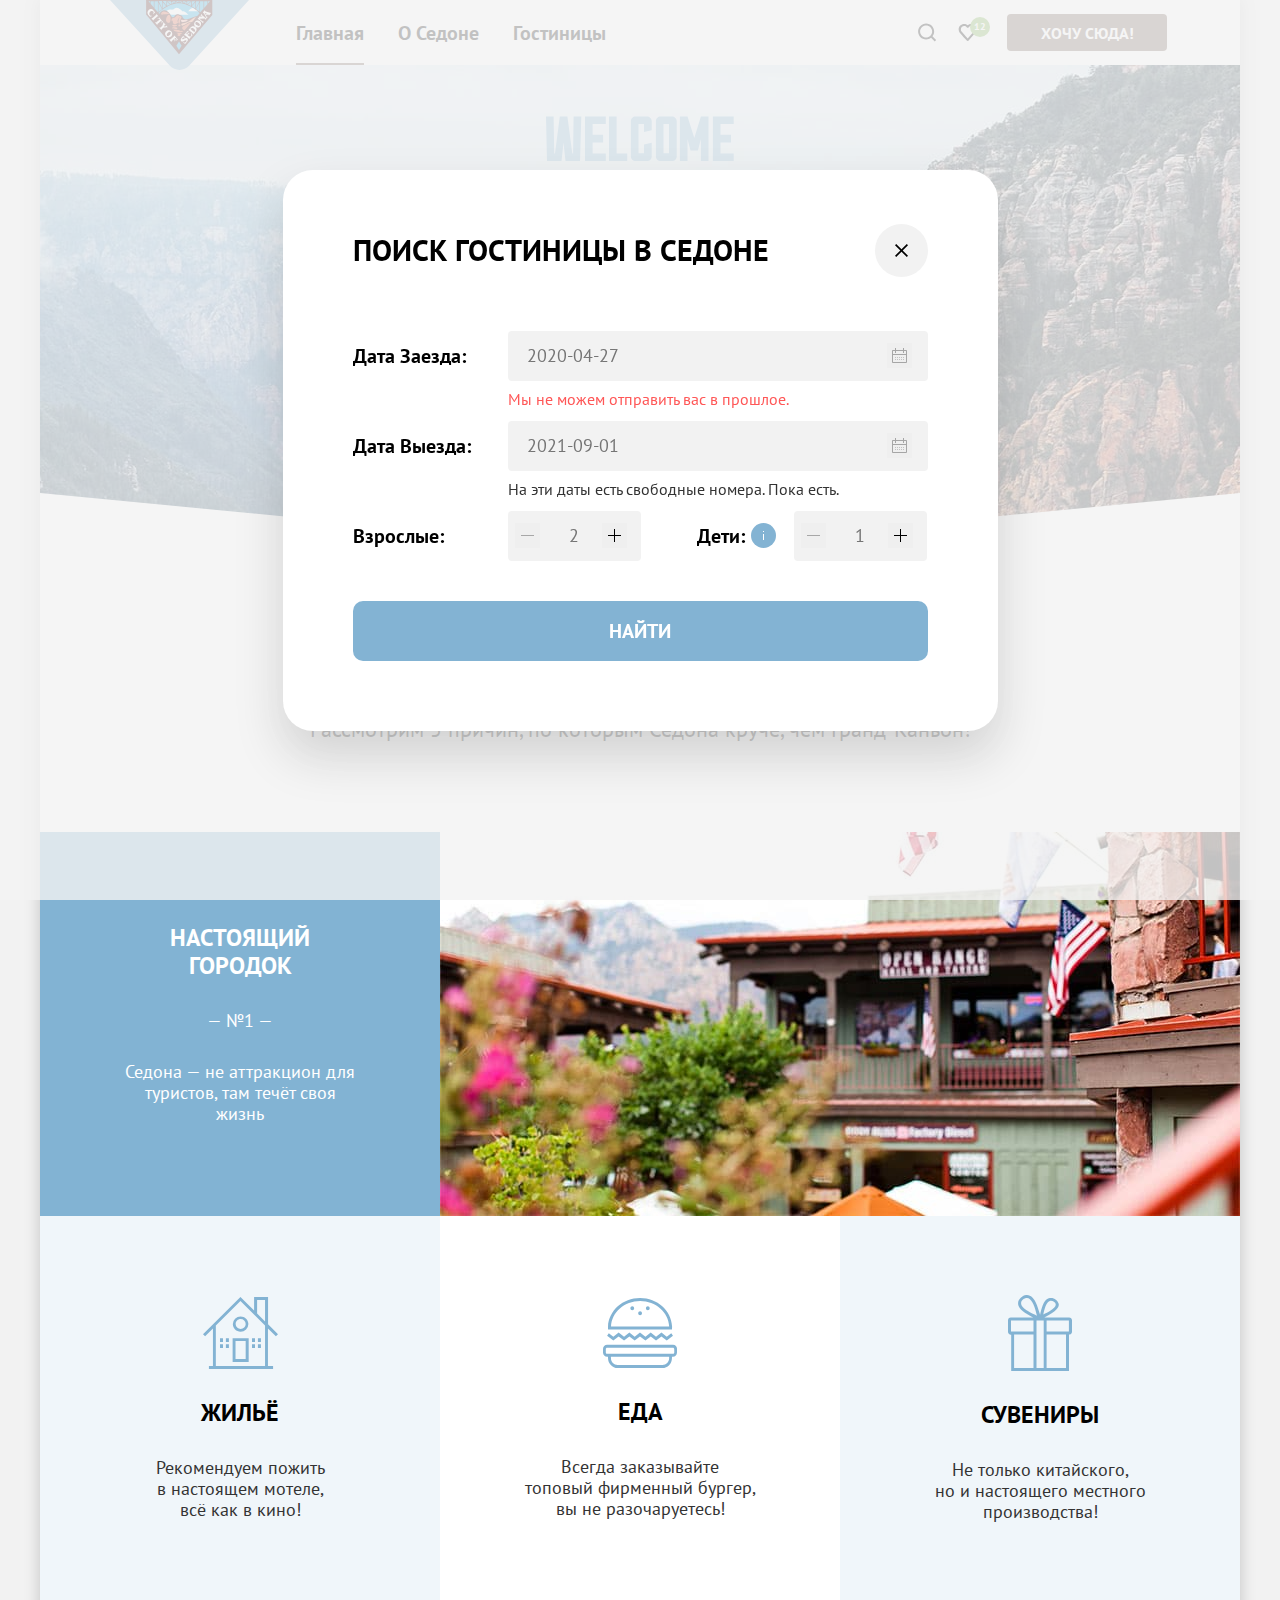
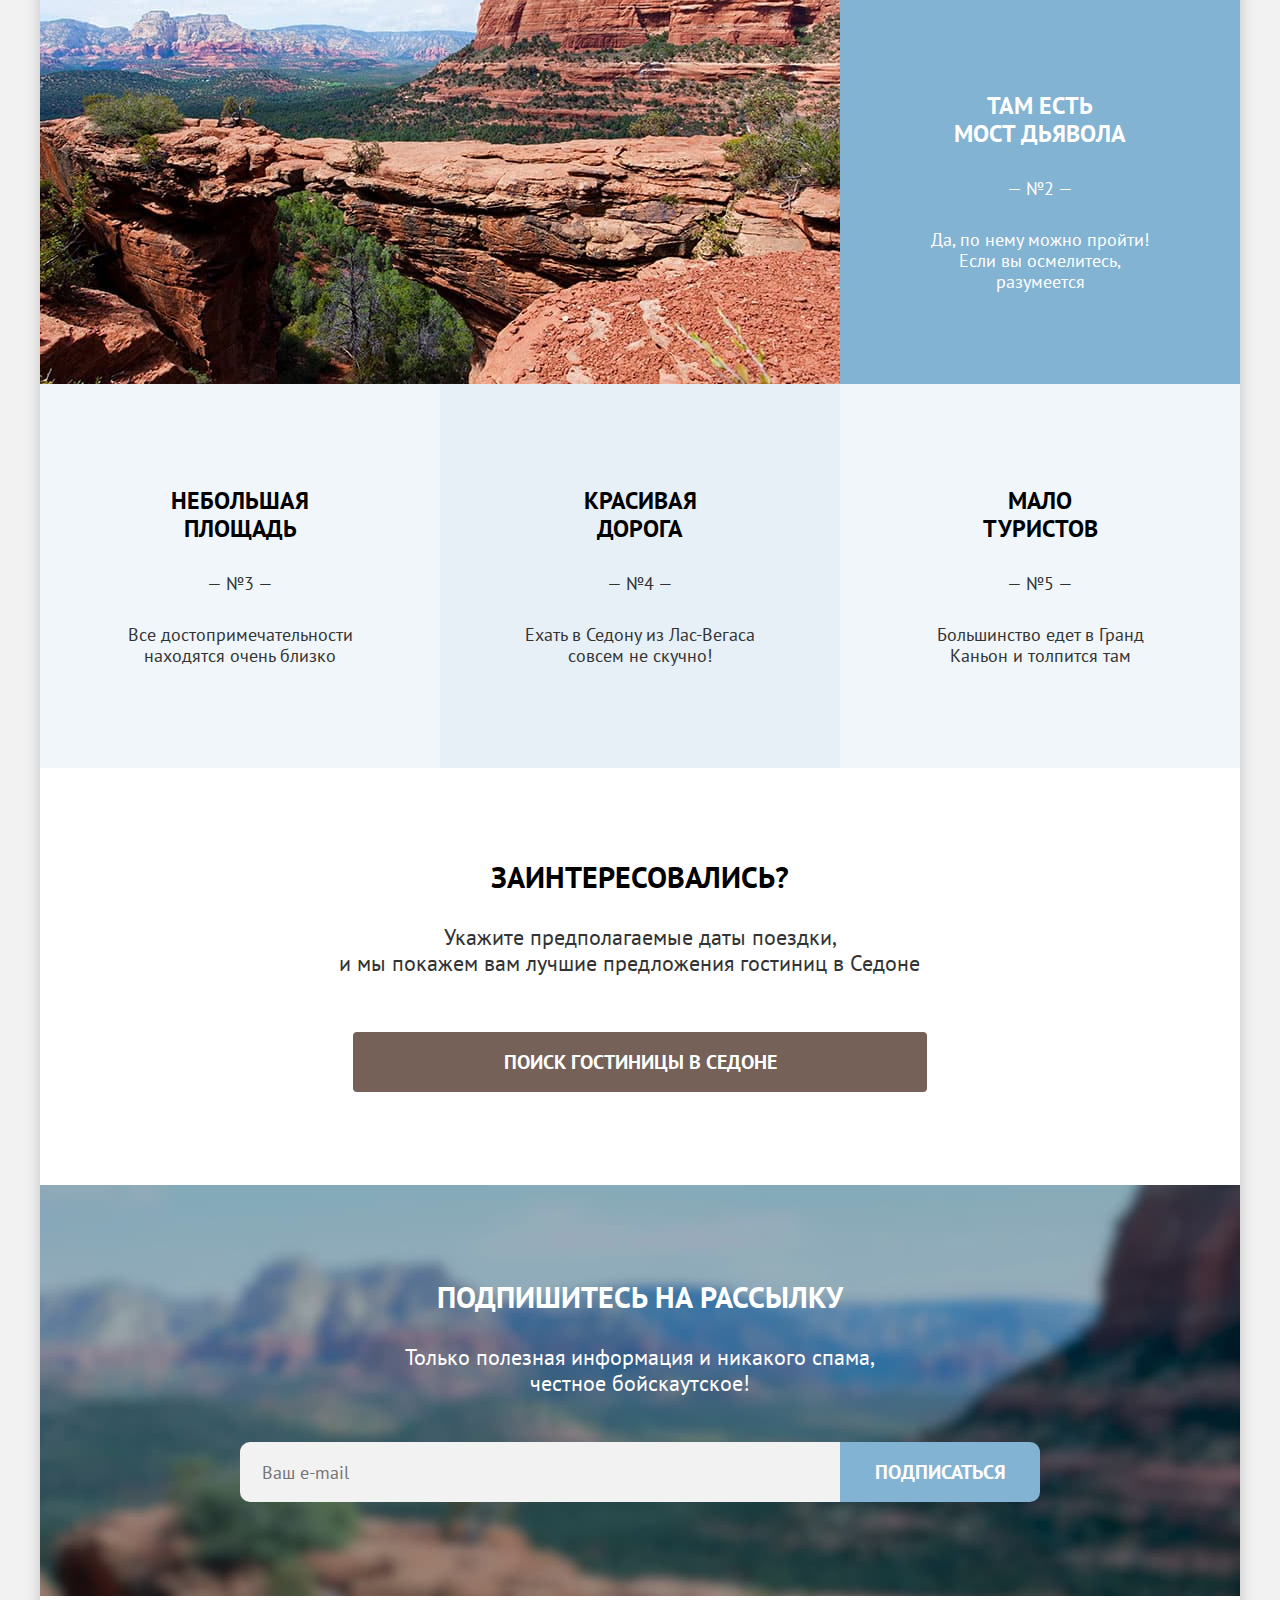
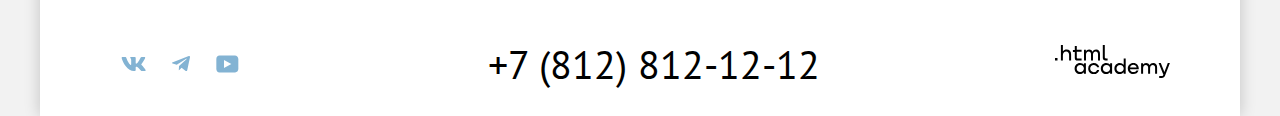
<file: index.html>
<!DOCTYPE html>
<html lang="ru">
  <head>
    <meta charset="utf-8">
    <title>HTML Academy: Седона</title>
    <link rel="icon" href="favicon.ico">
    <link rel="icon" type="image/png" href="images/favicon.png">
    <link rel="stylesheet" href="styles/styles.css">
  </head>
  <body>
    <div class="body-container">
      <header class="page-header">
        <nav class="navigation">
          <div class="navigation-container">
            <a class="navigation-logo-link" href="index.html">
              <img class="navigation-logo" src="images/logo-sedona.svg" width="139" height="70" alt="Логотип Седоны.">
            </a>
            <ul class="navigation-list navigation-list-1">
              <li class="navigation-item">
                <a class="navigation-link navigation-link-current" href="index.html">
                  Главная
                </a>
              </li>
              <li class="navigation-item">
                <a class="navigation-link" href="#">
                  О Седоне
                </a>
              </li>
              <li class="navigation-item">
                <a class="navigation-link" href="catalog.html">
                  Гостиницы
                </a>
              </li>
            </ul>
            <ul class="navigation-list navigation-list-2">
              <li class="navigation-item">
                <a class="navigation-link navigation-link-search" href="#">
                  <span class="visually-hidden">
                    Поиск.
                  </span>
                </a>
              </li>
              <li class="navigation-item">
                <a class="navigation-link navigation-link-favourite" href="#">
                  <span class="visually-hidden">
                    Избранное.
                  </span>
                  <span class="favourite-number">
                    12
                  </span>
                </a>
              </li>
              <li class="navigation-item">
                <a class="navigation-link button button-navigation" href="#"> <!--ссылка на модальное окно-->
                  Хочу сюда!
                </a>
              </li>
            </ul>
          </div>
        </nav>
      </header>
      <!--Начало основной части-->
      <main class="main-index">
        <h1 class="visually-hidden">Седона.</h1>
        <div class="main-logo-container">
          <img class="main-logo" src="images/welcome.svg" width="458" height="352" alt="Welcome to the gergeous sedona. Because the grand canyon sucks.">
        </div>
        <section class="introduction">
          <h2 class="visually-hidden">Введение.</h2>
          <p class="introduction-description">Седона — небольшой городок в Аризоне,<br> заслуживающий большего!</p>
          <p class="introduction-advantages">Рассмотрим 5 причин, по которым Седона круче, чем Гранд-Каньон!</p>
        </section>
        <section class="advantages">
          <h2 class="visually-hidden">Преимущества.</h2>
          <ul class="advantages-list">
            <li class="advantages-item advantages-item-blue">
              <div class="advantages-container">
                <h3 class="advantages-title">Настоящий<br> городок</h3>
                <p class="advantages-number">— №1 —</p>
                <p class="advantages-description">Седона — не аттракцион для<br> туристов, там течёт своя<br> жизнь</p>
              </div>
              <img class="advantages-photo" src="images/photo-1.jpg" width="800" height="384" alt="Несколько двухэтажных местных зданий на фоне красной скалы. На переднем плане растительность. Выделяется наличие множества флагов, преимущественно государственный флаг Соединенных Штатов Америки.">
              <ul class="advantages-sub-list">
                <li class="advantages-sub-item advantages-item">
                  <div class="advantages-container">
                    <h4 class="advantages-title">Жильё</h4>
                    <div class="svg-container svg-container-house"></div>
                    <p class="advantages-description text-grey">Рекомендуем пожить<br> в настоящем мотеле,<br> всё как в кино!</p>
                  </div>
                </li>
                <li class="advantages-sub-item advantages-item-white">
                  <div class="advantages-container">
                    <h4 class="advantages-title">Еда</h4>
                    <div class="svg-container svg-container-food"></div>
                    <p class="advantages-description text-grey">Всегда заказывайте<br> топовый фирменный бургер,<br> вы не разочаруетесь!</p>
                  </div>
                </li>
                <li class="advantages-sub-item advantages-item">
                  <div class="advantages-container">
                    <h4 class="advantages-title">Сувениры</h4>
                    <div class="svg-container svg-container-gift"></div>
                    <p class="advantages-description text-grey">Не только китайского,<br> но и настоящего местного<br> производства!</p>
                  </div>
                </li>
              </ul>
            </li>
            <li class="advantages-item advantages-item-blue">
              <div class="advantages-container">
                <h3 class="advantages-title">Там есть<br> мост дьявола</h3>
                <p class="advantages-number">— №2 —</p>
                <p class="advantages-description">Да, по нему можно пройти!<br> Если вы осмелитесь,<br> разумеется</p>
              </div>
              <img class="advantages-photo bridge" src="images/photo-2.jpg" width="800" height="384" alt="Мост дьявола.">
            </li>
            <li class="advantages-item">
              <div class="advantages-container">
                <h3 class="advantages-title">Небольшая<br> площадь</h3>
                <p class="advantages-number text-grey">— №3 —</p>
                <p class="advantages-description text-grey">Все достопримечательности<br> находятся очень близко</p>
              </div>
              </li>
            <li class="advantages-item advantages-item-grey">
              <div class="advantages-container">
                <h3 class="advantages-title">Красивая<br> дорога</h3>
                <p class="advantages-number text-grey">— №4 —</p>
                <p class="advantages-description text-grey">Ехать в Седону из Лас-Вегаса<br> совсем не скучно!</p>
              </div>
            </li>
            <li class="advantages-item">
              <div class="advantages-container">
                <h3 class="advantages-title">Мало<br> туристов</h3>
                <p class="advantages-number text-grey">— №5 —</p>
                <p class="advantages-description text-grey">Большинство едет в Гранд<br> Каньон и толпится там</p>
              </div>
            </li>
          </ul>
        </section>
        <section class="search">
          <h2 class="visually-hidden">Поиск гостиницы.</h2>
          <p class="search-block">Заинтересовались?</p>
          <p class="search-section">Укажите предполагаемые даты поездки,<br> и мы покажем вам лучшие предложения гостиниц в Седоне&emsp;</p>
          <a class="button button-search-hotel" href="#">Поиск гостиницы в Седоне</a> <!--ссылка на модальное окно-->
        </section>
      </main>
      <!--Начало футера-->
      <footer class="page-footer">
        <section class="footer-newsletter">
          <h2 class="newsletter-email-subscribe">Подпишитесь на рассылку</h2>
          <p class="newsletter-description">Только полезная информация и никакого спама,<br>честное бойскаутское!</p>
          <form class="newsletter-form" action="https://echo.htmlacademy.ru/" method="post">
            <label class="visually-hidden" for="newsletter-email">Форма подписки на рассылку.</label>
            <input class="newsletter-form-field" type="email" name="newsletter-email" id="newsletter-email" placeholder="Ваш e-mail" required>
            <button class="button newsletter-button" type="submit">
              Подписаться
            </button>
          </form>
        </section>
        <section class="footer-social-contacts-logo">
          <h2 class="visually-hidden">Социальные сети, контакты.</h2>
          <ul class="footer-list">
            <li class="footer-item">
              <ul class="footer-social-list">
                <li class="footer-social-item">
                  <a class="social-button" href="#">
                    <span class="visually-hidden">ВКонтакте.</span>
                    <svg class="footer-social-icon" aria-hidden="true" focusable="false" width="25" height="14" fill="none" xmlns="http://www.w3.org/2000/svg">
                      <path fill-rule="evenodd" clip-rule="evenodd" d="M24.12.95c.16-.55 0-.95-.8-.95H20.7c-.67 0-.98.35-1.15.73 0 0-1.33 3.2-3.22 5.27-.61.6-.9.8-1.23.8-.16 0-.41-.2-.41-.74V.95c0-.66-.19-.95-.74-.95H9.82c-.42 0-.67.3-.67.6 0 .61.95.76 1.04 2.5v3.8c0 .84-.15.99-.48.99-.9 0-3.06-3.21-4.34-6.89-.25-.71-.5-1-1.18-1H1.57c-.75 0-.9.35-.9.73 0 .68.89 4.07 4.14 8.55 2.17 3.06 5.23 4.72 8 4.72 1.68 0 1.88-.37 1.88-1v-2.32c0-.73.16-.88.7-.88.38 0 1.05.2 2.6 1.67 1.79 1.75 2.08 2.53 3.08 2.53h2.63c.75 0 1.12-.37.9-1.1-.23-.72-1.08-1.77-2.2-3.02-.62-.7-1.54-1.47-1.82-1.86-.39-.49-.28-.7 0-1.14 0 0 3.2-4.43 3.54-5.93Z"/>
                    </svg>
                  </a>
                </li>
                <li class="footer-social-item">
                  <a class="social-button" href="#">
                    <span class="visually-hidden">Телеграм.</span>
                    <svg class="footer-social-icon" aria-hidden="true" focusable="false" width="18" height="16" fill="none" xmlns="http://www.w3.org/2000/svg">
                      <path d="M16.79.1.84 6.25c-1.09.43-1.08 1.04-.2 1.31l4.1 1.28 9.47-5.98c.44-.27.85-.12.52.18L7.05 9.96l-.28 4.22c.41 0 .6-.19.83-.41l1.99-1.93 4.13 3.05c.77.42 1.31.2 1.5-.7l2.72-12.8c.28-1.12-.43-1.62-1.16-1.3Z"/>
                    </svg>
                  </a>
                </li>
                <li class="footer-social-item">
                  <a class="social-button" href="#">
                    <span class="visually-hidden">Ютуб.</span>
                    <svg class="footer-social-icon" aria-hidden="true" focusable="false" width="23" height="18" viewBox="0 0 23 18" fill="none" xmlns="http://www.w3.org/2000/svg">
                      <path d="M18.9402 0.5H3.50738C1.64668 0.5 0.333252 2.09375 0.333252 3.9V13.9937C0.333252 15.9062 1.64668 17.5 3.50738 17.5H19.1591C20.8009 17.5 22.3333 15.9062 22.3333 14.1V3.9C22.1143 2.09375 20.8009 0.5 18.9402 0.5ZM7.99494 13.0375V4.9625L15.3283 9L7.99494 13.0375Z"/>
                    </svg>
                  </a>
                </li>
              </ul>
            </li>
            <li class="footer-item">
              <address class="footer-item-address">
                <a class="footer-contacts-address-phone" href="tel:+78128121212">+7 (812) 812-12-12</a>
              </address>
            </li>
            <li class="footer-item">
              <a class="footer-logo-link" href="https://htmlacademy.ru/">
                <span class="visually-hidden">Ссылка на сайт HTML academy.</span>
                <svg class="footer-logo" aria-hidden="true" focusable="false" width="115" height="33" fill="none" xmlns="http://www.w3.org/2000/svg">
                  <path d="M0 12.9v2.6h2.5v-2.6H0ZM11.6 4.5c-1.6 0-2.8.7-3.6 1.7h-.1V0h-2v15.5h2v-5.3c0-2.1 1.3-3.6 3.3-3.6 1.8 0 2.9 1.4 2.9 3.2v5.7h2V9.4c.1-3-1.8-4.9-4.5-4.9ZM26.6 4.8h-4.8V1.1h-2v3.8h-1.9v2h1.9v6c0 1.7 1 2.7 2.7 2.7h4.1v-2h-3.7c-.7 0-1.1-.4-1.1-1.1V6.8h4.8v-2ZM41.1 4.6c-1.6 0-2.9.8-3.5 2.1h-.1c-.6-1.2-1.8-2.1-3.4-2.1-1.4 0-2.5.8-3.1 1.8h-.1V4.8H29v10.6h2V10c0-2 1-3.5 2.6-3.5 1.5 0 2.4 1 2.4 2.6v6.3h2V9.8c0-2.4 1.4-3.3 2.6-3.3 1.5 0 2.4 1 2.4 2.6v6.3h2V8.9c.1-2.5-1.4-4.3-3.9-4.3ZM47.8 12.7c0 1.7 1 2.7 2.8 2.7h2v-2h-1.7c-.7 0-1.1-.4-1.1-1.1V0h-2v12.7ZM28.9 19.7c-.9-1.1-2.2-1.8-3.9-1.8-3.1 0-5.4 2.3-5.4 5.6s2.3 5.6 5.4 5.6c1.8 0 3-.8 3.8-1.9h.1v1.6h2V18.2h-2v1.5Zm-3.6 7.4c-2.2 0-3.6-1.6-3.6-3.6s1.4-3.6 3.6-3.6 3.6 1.6 3.6 3.6c0 1.9-1.4 3.6-3.6 3.6ZM44.2 22c-.5-2.4-2.6-4.1-5.4-4.1a5.4 5.4 0 0 0-5.6 5.6c0 3.1 2.2 5.6 5.6 5.6 2.8 0 4.9-1.8 5.4-4.2h-2.1a3.4 3.4 0 0 1-3.3 2.3c-2.2 0-3.6-1.6-3.6-3.6s1.4-3.6 3.6-3.6c1.6 0 2.8 1 3.3 2.2h2.1V22ZM55.1 19.7c-.9-1.1-2.2-1.8-3.9-1.8-3.1 0-5.4 2.3-5.4 5.6s2.3 5.6 5.4 5.6c1.8 0 3-.8 3.8-1.9h.1v1.6h2V18.2h-2v1.5Zm-3.6 7.4c-2.2 0-3.6-1.6-3.6-3.6s1.4-3.6 3.6-3.6 3.6 1.6 3.6 3.6c0 1.9-1.5 3.6-3.6 3.6ZM68.7 19.8c-.9-1.1-2.2-1.9-3.9-1.9-3.1 0-5.4 2.3-5.4 5.6s2.2 5.6 5.4 5.6c1.7 0 3-.8 3.8-1.8h.1v1.5h2V13.4h-2v6.4Zm-3.6 7.3c-2.2 0-3.6-1.6-3.6-3.6s1.4-3.6 3.6-3.6 3.6 1.6 3.6 3.6c-.1 2-1.5 3.6-3.6 3.6ZM78.3 17.9c-3.3 0-5.5 2.5-5.5 5.6 0 3 2.1 5.6 5.5 5.6 2.5 0 4.5-1.3 5.2-3.6h-2.1c-.5 1-1.6 1.6-3 1.6-1.9 0-3.3-1.3-3.4-2.9h8.8c.2-3.6-2-6.3-5.5-6.3Zm0 1.9c1.7 0 3 1 3.3 2.6h-6.5c.3-1.5 1.5-2.6 3.2-2.6ZM98.2 17.9c-1.6 0-2.9.8-3.6 2h-.1c-.6-1.2-1.8-2-3.4-2-1.4 0-2.5.7-3.1 1.8v-1.5h-1.9v10.6h2v-5.4c0-2 1-3.4 2.6-3.5 1.5 0 2.4 1 2.4 2.6v6.3h2v-5.6c0-2.4 1.4-3.3 2.6-3.3 1.5 0 2.4 1 2.4 2.6v6.3h2v-6.5c.1-2.6-1.4-4.4-3.9-4.4ZM109.4 27l-3.6-8.9h-2.2l4.8 11.6c-.3.9-.7 1.2-1.7 1.2h-2.5v2h2.5c1.8 0 2.8-.8 3.5-2.6l4.7-12.2h-2.1l-3.4 8.9Z"/>
                </svg>
              </a>
            </li>
          </ul>
        </section>
      </footer>
    </div>
    <!--Модальное окно-->
    <div class="modal-container modal-container-close">
      <div class="modal">
        <section class="modal-section-title">
          <h2 class="modal-title">Поиск гостиницы в Седоне</h2>
          <button class="modal-close-button">
            <span class="visually-hidden">Закрыть.</span>
            <svg class="modal-icon-close" aria-hidden="true" focusable="false" width="13" height="13" fill="none" xmlns="http://www.w3.org/2000/svg">
              <path d="M13 1.2 11.8 0 6.5 5.3 1.2 0 0 1.2l5.3 5.3L0 11.8 1.2 13l5.3-5.3 5.3 5.3 1.2-1.2-5.3-5.3L13 1.2Z" fill="#000"/>
            </svg>
          </button>
        </section>
        <section class="modal-content">
          <h2 class="visually-hidden">Ввод данных (модальное окно).</h2>
          <form class="modal-form" action="https://echo.htmlacademy.ru/" method="post">
            <ul class="modal-list">
              <li class="modal-list-item">
                <label class="modal-form-title" for="arrival-date">
                  Дата заезда:
                </label>
                <button class="calendar" type="button"><span class="visually-hidden">Выбрать дату.</span></button>
                <input class="modal-input" type="text" name="date-in" placeholder="2020-04-27" id="arrival-date">
                <p class="modal-attention"><span>Мы не можем отправить вас в прошлое.</span></p>
              </li>
              <li class="modal-list-item">
                <label class="modal-form-title" for="departure-date">
                  Дата выезда:
                </label>
                <button class="calendar" type="button"><span class="visually-hidden">Выбрать дату.</span></button>
                <input class="modal-input" type="text" name="date-off" placeholder="2021-09-01" id="departure-date">
                <p class="modal-attention modal-consideration"><span>На эти даты есть свободные номера. Пока есть.</span></p>
              </li>
              <li class="modal-list-item">
                <label class="modal-form-title" for="number-of-adult">
                  Взрослые:
                </label>
                <button class="minus" type="button"><span class="visually-hidden">Уменьшить количество взрослых.</span></button>
                <button class="plus" type="button"><span class="visually-hidden">Увеличить количество взрослых.</span></button>
                <input class="modal-input modal-input-number" type="number" name="number-adult" placeholder="2" id="number-of-adult">
              </li>
              <li class="modal-list-item">
                <label class="modal-form-title modal-form-title-child" for="number-of-child">
                  Дети:
                  <span class="information"></span>
                  <span class="details"><span class="decoration"></span>Укажите количество детей,<br> которые будут с вами, возраст<br> которых от 6 до 18 лет. Дети<br> до 6 лет размещаются<br> бесплатно.</span>
                </label>
                <button class="minus-child" type="button"><span class="visually-hidden">Уменьшить количество детей.</span></button>
                <button class="plus-child" type="button"><span class="visually-hidden">Увеличить количество детей.</span></button>
                <input class="modal-input modal-input-number" type="number" name="number-child" placeholder="1" id="number-of-child">
              </li>
            </ul>
            <button class="modal-button" type="submit">Найти</button>
          </form>
        </section>
      </div>
    </div>
  </body>
</html>
</file>
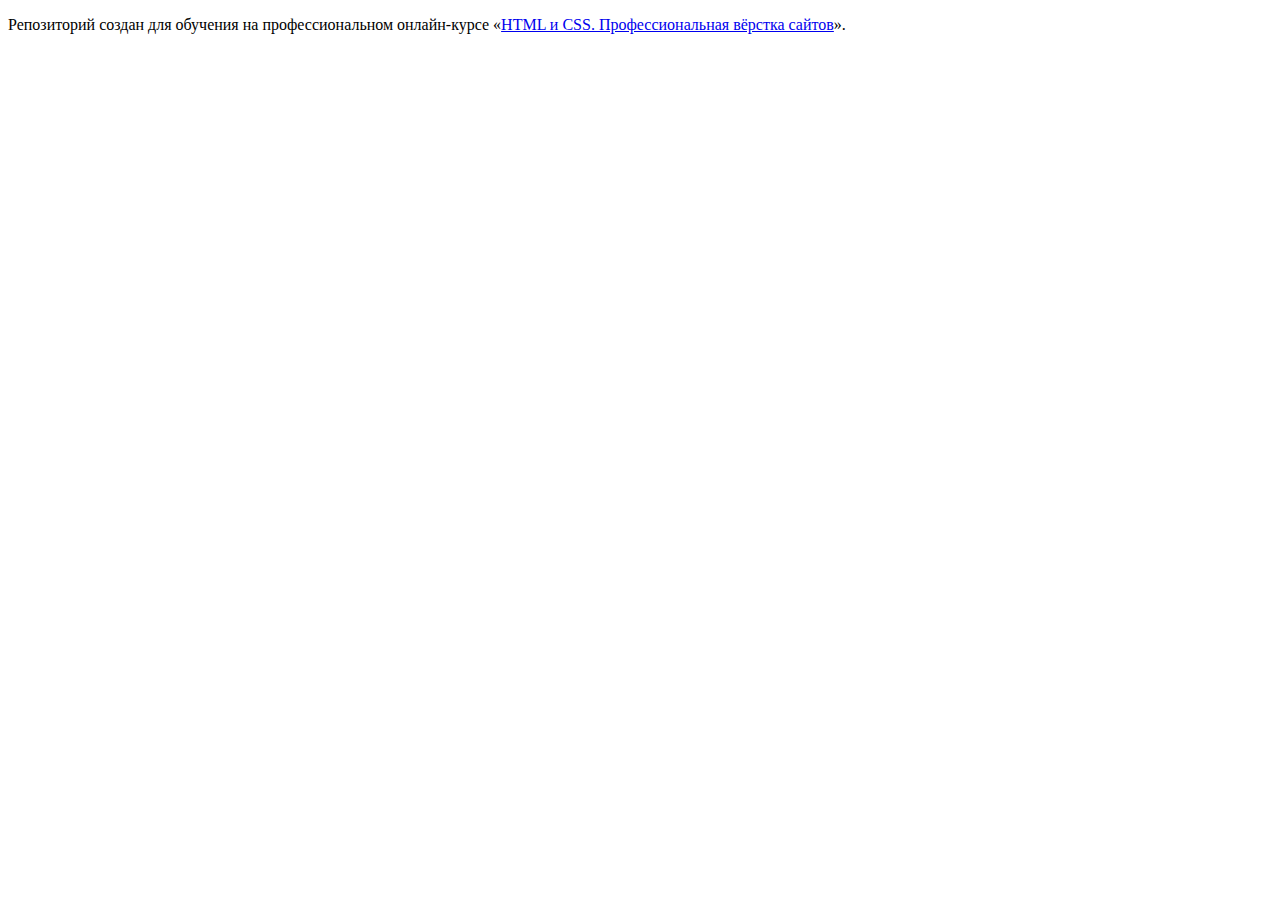
<file: 1/index.html>
<!DOCTYPE html>
<html lang="ru">
  <head>
    <meta charset="utf-8">
    <title>HTML Academy: Седона</title>
    <base href="https://htmlacademy-htmlcss.github.io/2094077-sedona-34/1/">
</head>
  <body>

    <p>Репозиторий создан для обучения на профессиональном онлайн‑курсе «<a href="https://htmlacademy.ru/intensive/htmlcss">HTML и CSS. Профессиональная вёрстка сайтов</a>».</p>

  </body>
</html>
</file>
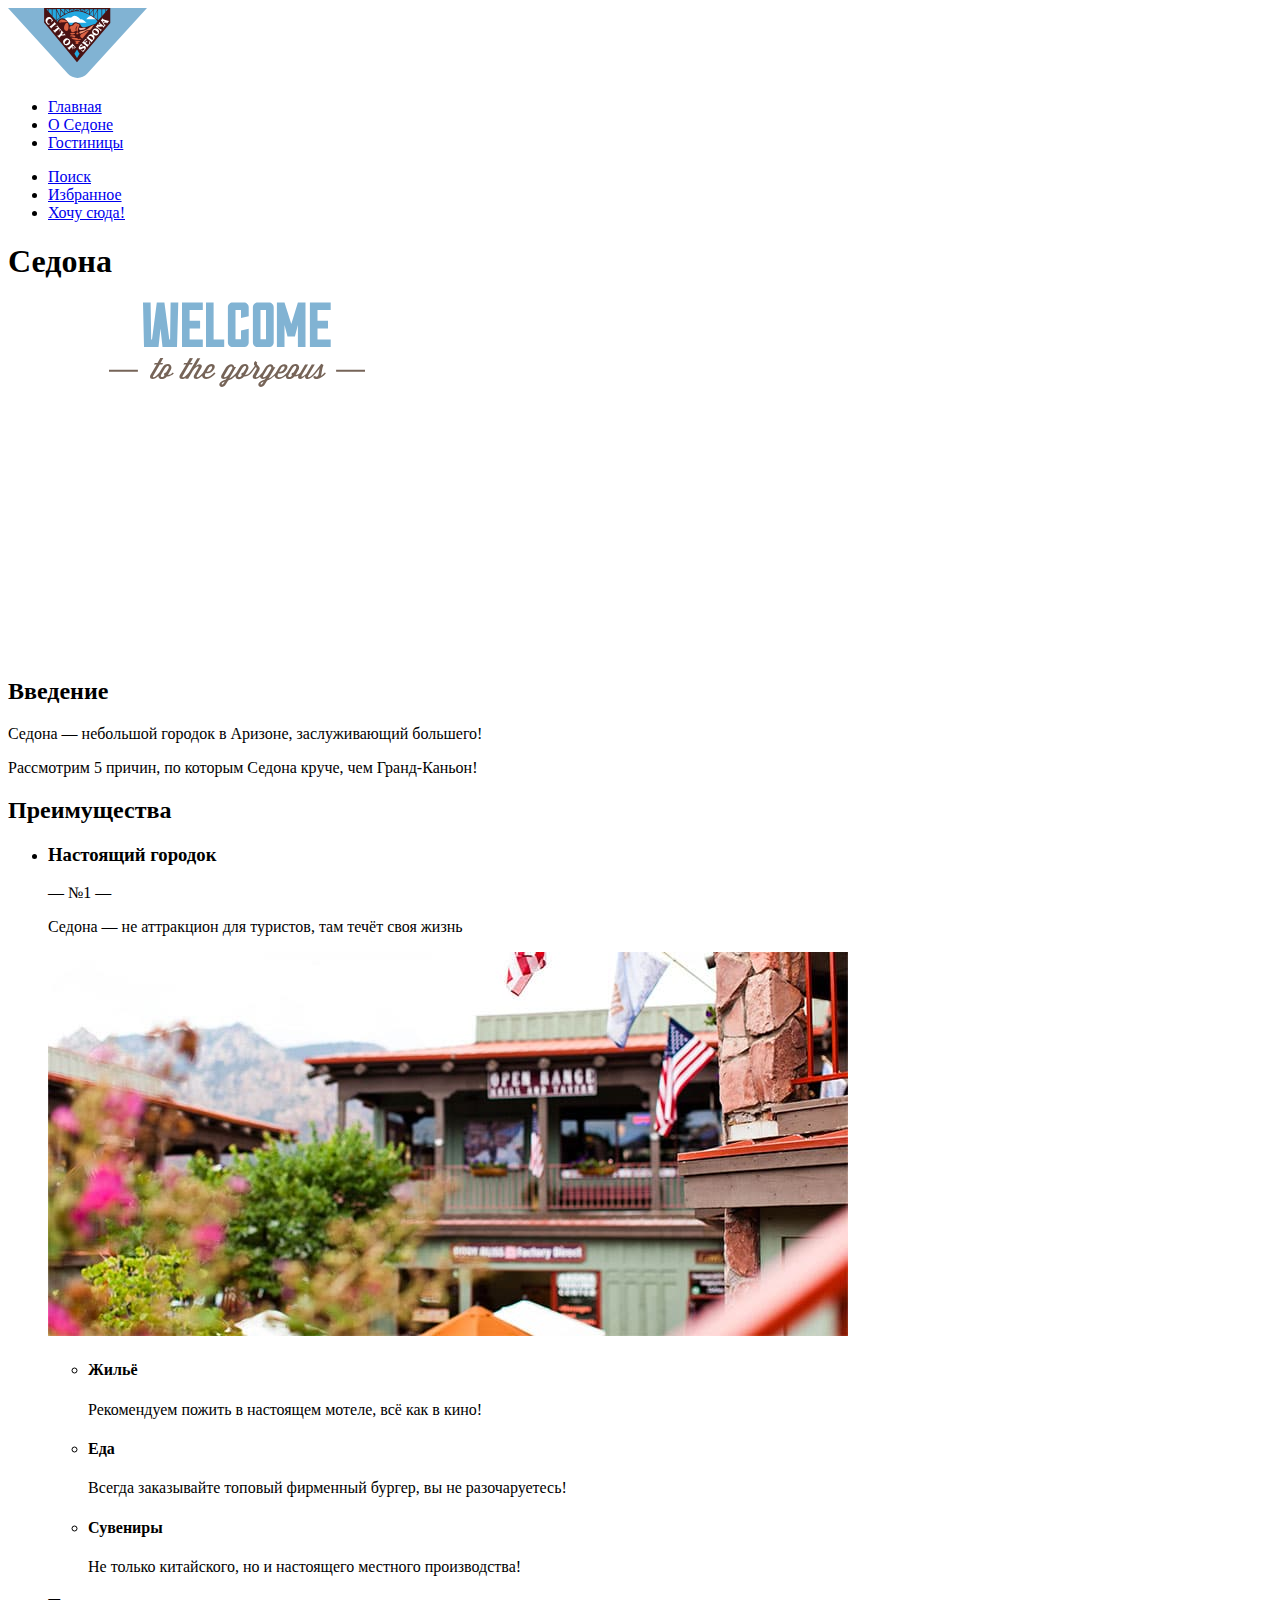
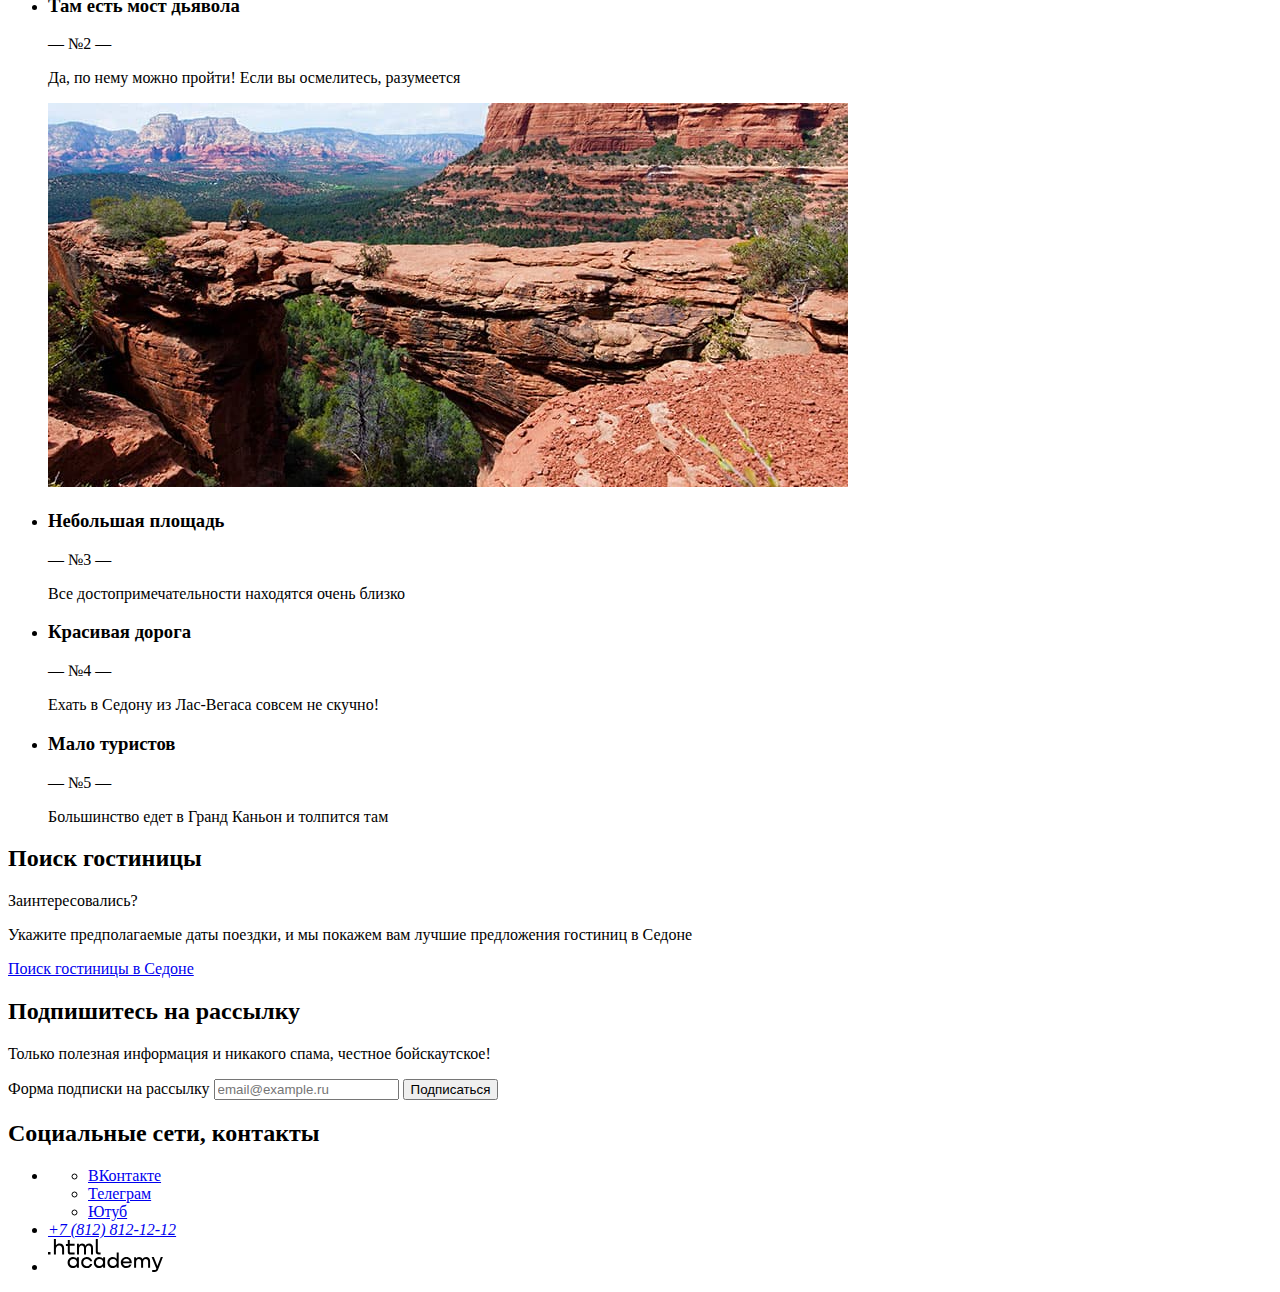
<file: 3/index.html>
<!DOCTYPE html>
<html lang="ru">
  <head>
    <meta charset="utf-8">
    <title>HTML Academy: Седона</title>
    <base href="https://htmlacademy-htmlcss.github.io/2094077-sedona-34/3/">
</head>
  <body>
    <header class="page-header">
      <nav class="navigation">
        <a class="navigation-logo-link" href="index.html">
          <img class="navigation-logo" src="images/logo-sedona.svg" width="139" height="70" alt="Логотип Седоны">
        </a>
        <ul class="navigation-list">
          <li class="navigation-item navigation-item-current">
            <a class="navigation-link" href="index.html">
              Главная
            </a>
          </li>
          <li class="navigation-item">
            <a class="navigation-link" href="#">
              О Седоне
            </a>
          </li>
          <li class="navigation-item button-search-hotel">
            <a class="navigation-link" href="catalog.html">
              Гостиницы
            </a>
          </li>
        </ul>
        <ul class="navigation-list">
          <li class="navigation-item">
            <a class="navigation-link" href="#">
              <span class="visually-hidden">
                Поиск
              </span>
            </a>
          </li>
          <li class="navigation-item">
            <a class="navigation-link" href="#">
              <span class="visually-hidden">
                Избранное
              </span>
            </a>
          </li>
          <li class="navigation-item">
            <a class="navigation-link" href="#"> <!--ссылка на модальное окно-->
              Хочу сюда!
            </a>
          </li>
        </ul>
      </nav>
    </header>
    <!--Начало основной части-->
    <main class="main-index">
      <h1 class="visually-hidden">Седона</h1>
      <img class="main-logo" src="images/welcome.svg" width="458" height="352" alt="Логотип Добро пожаловать в Седону">
      <section class="introduction">
        <h2 class="visually-hidden">Введение</h2>
        <p class="introduction-description">Седона — небольшой городок в Аризоне, заслуживающий большего!</p>
        <p class="introduction-advantages">Рассмотрим 5 причин, по которым Седона круче, чем Гранд-Каньон!</p>
      </section>
      <section class="advantages">
        <h2 class="visually-hidden">Преимущества</h2>
        <ul class="advantages-list">
          <li class="advantages-item">
            <h3 class="advantages-title">Настоящий городок</h3>
            <p class="advantages-number">— №1 —</p>
            <p class="advantages-description">Седона — не аттракцион для туристов, там течёт своя жизнь</p>
            <img class="advantages-photo" src="images/photo-1.jpg" width="800" height="384" alt="Несколько двухэтажных местных зданий на фоне красной скалы. На переднем плане растительность. Выделяется наличие множества флагов, преимущественно государственный флаг Соединенных Штатов Америки.">
            <ul>
              <li class="advantages-item">
                <h4 class="advantages-title">Жильё</h4>
                <p class="advantages-description">Рекомендуем пожить в настоящем мотеле, всё как в кино!</p>
              </li>
              <li class="advantages-item">
                <h4 class="advantages-title">Еда</h4>
                <p class="advantages-description">Всегда заказывайте топовый фирменный бургер, вы не разочаруетесь!</p>
              </li>
              <li class="advantages-item">
                <h4 class="advantages-title">Сувениры</h4>
                <p class="advantages-description">Не только китайского, но и настоящего местного производства!</p>
              </li>
            </ul>
          </li>
          <li class="advantages-item">
            <h3 class="advantages-title">Там есть мост дьявола</h3>
            <p class="advantages-number">— №2 —</p>
            <p class="advantages-description">Да, по нему можно пройти! Если вы осмелитесь, разумеется</p>
            <img class="advantages-photo" src="images/photo-2.jpg" width="800" height="384" alt="Красные скалы Седоны">
          </li>
          <li class="advantages-item">
            <h3 class="advantages-title">Небольшая площадь</h3>
            <p class="advantages-number">— №3 —</p>
            <p class="advantages-description">Все достопримечательности находятся очень близко</p>
          </li>
          <li class="advantages-item">
            <h3 class="advantages-title">Красивая дорога</h3>
            <p class="advantages-number">— №4 —</p>
            <p class="advantages-description">Ехать в Седону из Лас-Вегаса совсем не скучно!</p>
          </li>
          <li class="advantages-item">
            <h3 class="advantages-title">Мало туристов</h3>
            <p class="advantages-number">— №5 —</p>
            <p class="advantages-description">Большинство едет в Гранд Каньон и толпится там</p>
          </li>
        </ul>
      </section>
      <section class="search">
        <h2 class="visually-hidden">Поиск гостиницы</h2>
        <p class="search-block">Заинтересовались?</p>
        <p class="search-section">Укажите предполагаемые даты поездки, и мы покажем вам лучшие предложения гостиниц в Седоне</p>
        <a class="button button-search-hotel" href="#">Поиск гостиницы в Седоне</a> <!--ссылка на модальное окно-->
      </section>
    </main>
    <!--Начало футера-->
    <footer class="page-footer">
      <section class="footer-newsletter">
        <h2 class="newsletter-email-subscribe">Подпишитесь на рассылку</h2>
        <p class="newsletter-description">Только полезная информация и никакого спама, честное бойскаутское!</p>
        <form class="newsletter-form" action="https://echo.htmlacademy.ru/" method="post">
          <label class="visually-hidden" for="newsletter-email">Форма подписки на рассылку</label>
          <input class="newsletter-form-field" type="email" name="newsletter-email" id="newsletter-email" placeholder="email@example.ru">
          <button class="button newsletter-button" type="submit">
            Подписаться
          </button>
        </form>
      </section>
      <section class="footer-social-contacts-logo">
        <h2 class="visually-hidden">Социальные сети, контакты</h2>
        <ul class="footer-list">
          <li class="footer-item">
            <ul class="footer-social-list">
              <li class="footer-social-item">
                <a class="button" href="#">
                  <span class="visually-hidden">ВКонтакте</span>
                </a>
              </li>
              <li class="footer-social-item">
                <a class="button" href="#">
                  <span class="visually-hidden">Телеграм</span>
                </a>
              </li>
              <li class="footer-social-item">
                <a class="button" href="#">
                  <span class="visually-hidden">Ютуб</span>
                </a>
              </li>
            </ul>
          </li>
          <li class="footer-item">
            <address class="footer-item-address">
              <a class="footer-contacts-address-phone" href="tel:+78128121212">+7 (812) 812-12-12</a>
            </address>
          </li>
          <li class="footer-item">
            <a class="footer-logo-link">
              <img class="footer-logo" src="images/logo-html.svg" width="114.9" height="32.9" alt="Логотип HTML academy">
            </a>
          </li>
        </ul>
      </section>
    </footer>
  </body>
</html>
</file>
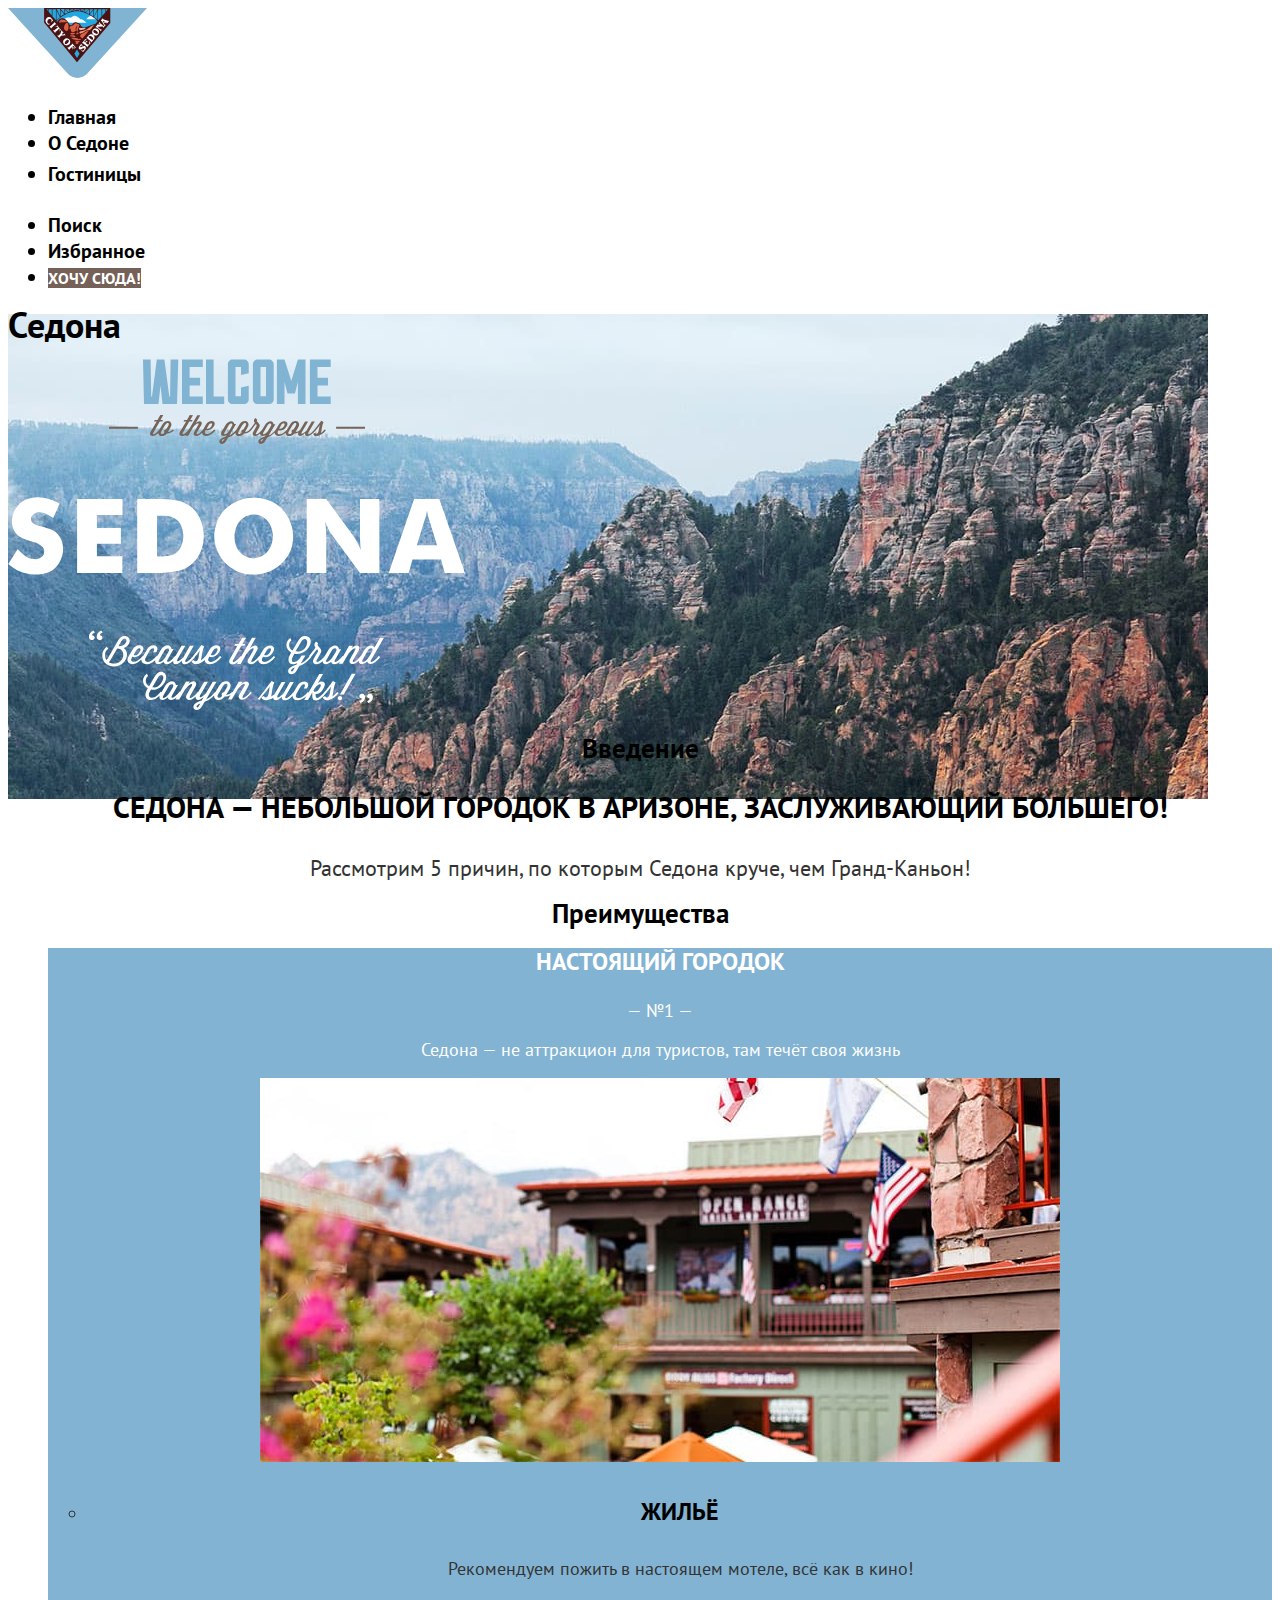
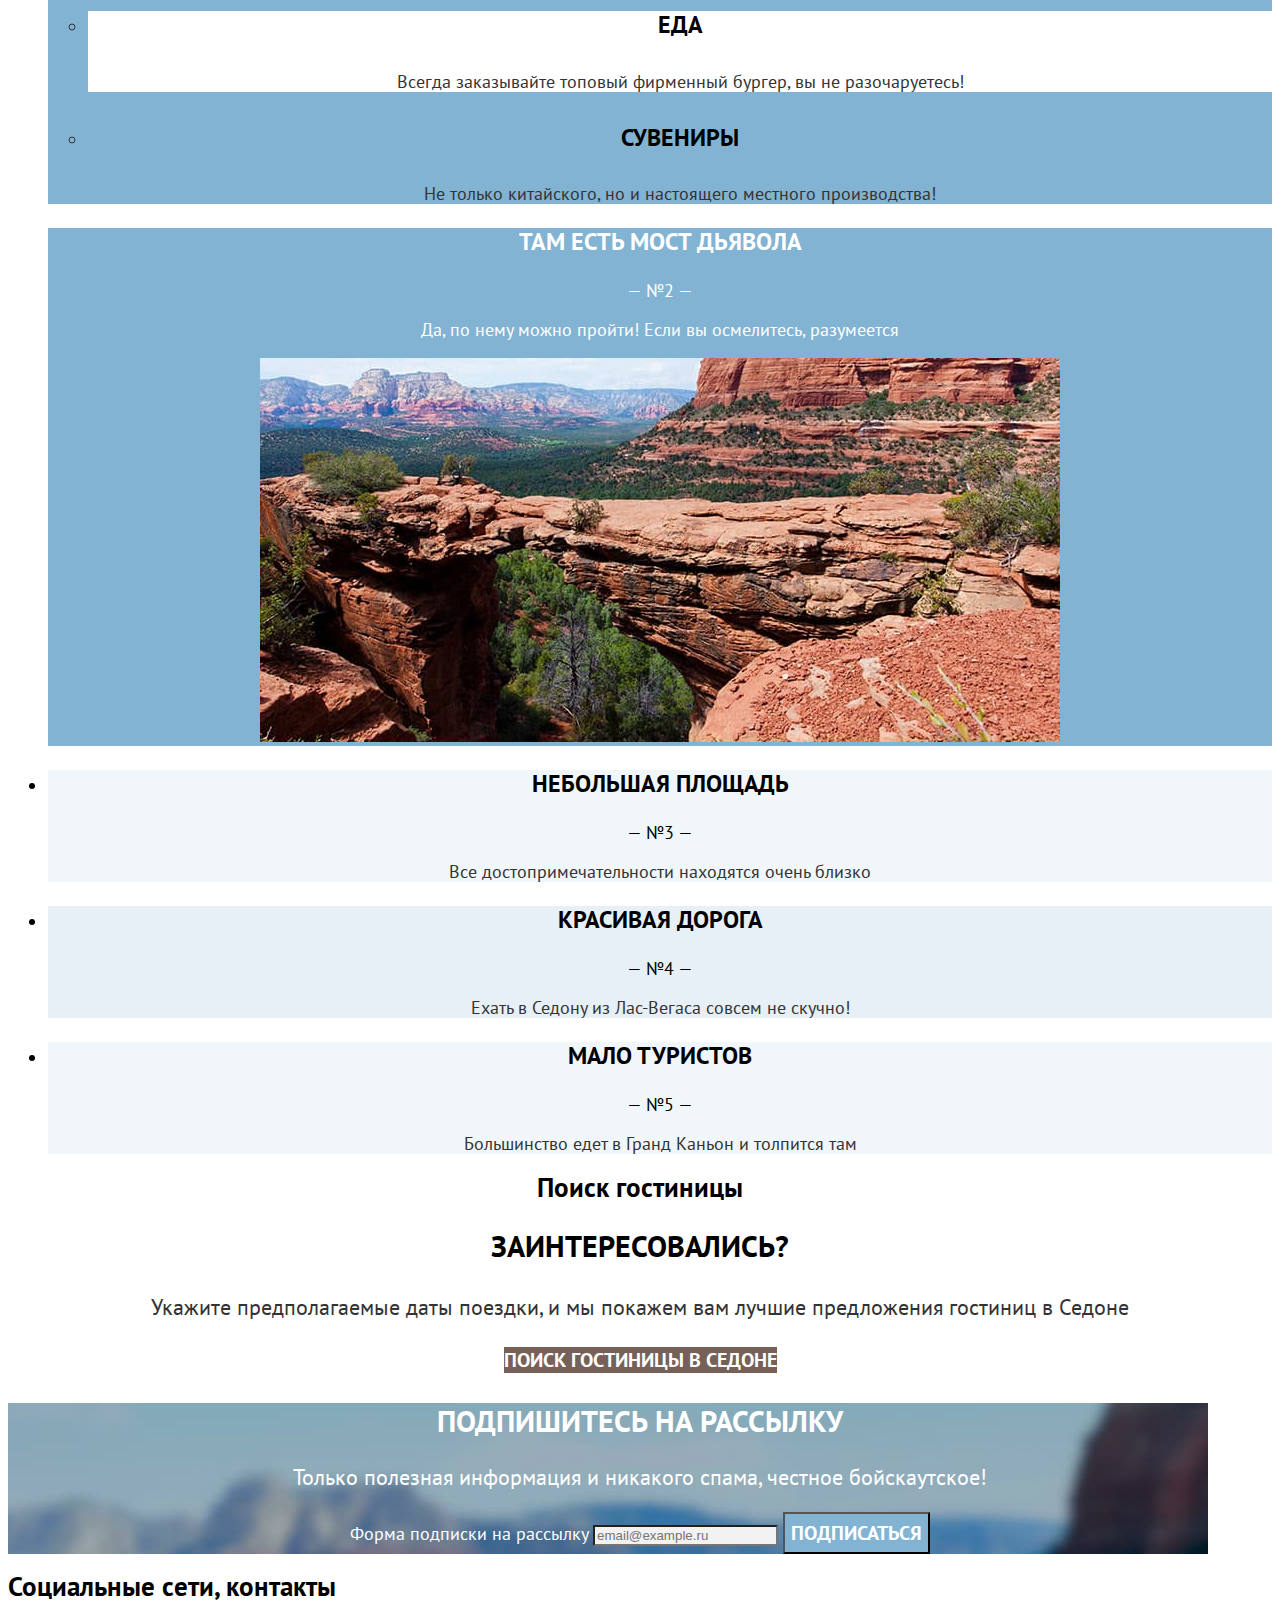
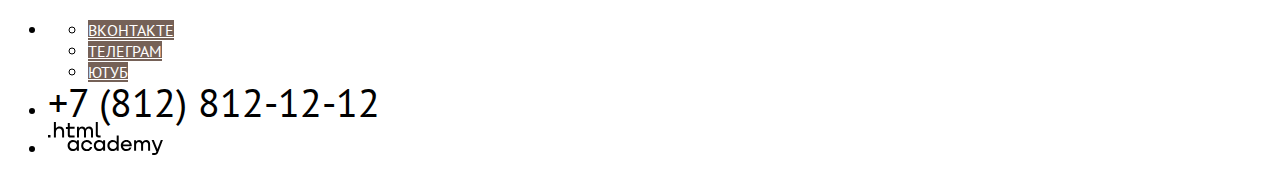
<file: 4/index.html>
<!DOCTYPE html>
<html lang="ru">
  <head>
    <meta charset="utf-8">
    <title>HTML Academy: Седона</title>
    <link rel="stylesheet" href="styles/styles.css">
    <base href="https://htmlacademy-htmlcss.github.io/2094077-sedona-34/4/">
</head>
  <body>
    <header class="page-header">
      <nav class="navigation">
        <a class="navigation-logo-link" href="index.html">
          <img class="navigation-logo" src="images/logo-sedona.svg" width="139" height="70" alt="Логотип Седоны">
        </a>
        <ul class="navigation-list">
          <li class="navigation-item navigation-item-current">
            <a class="navigation-link" href="index.html">
              Главная
            </a>
          </li>
          <li class="navigation-item">
            <a class="navigation-link" href="#">
              О Седоне
            </a>
          </li>
          <li class="navigation-item button-search-hotel">
            <a class="navigation-link" href="catalog.html">
              Гостиницы
            </a>
          </li>
        </ul>
        <ul class="navigation-list">
          <li class="navigation-item">
            <a class="navigation-link" href="#">
              <span class="visually-hidden">
                Поиск
              </span>
            </a>
          </li>
          <li class="navigation-item">
            <a class="navigation-link" href="#">
              <span class="visually-hidden">
                Избранное
              </span>
            </a>
          </li>
          <li class="navigation-item">
            <a class="navigation-link button" href="#"> <!--ссылка на модальное окно-->
              Хочу сюда!
            </a>
          </li>
        </ul>
      </nav>
    </header>
    <!--Начало основной части-->
    <main class="main-index">
      <h1 class="visually-hidden">Седона</h1>
      <img class="main-logo" src="images/welcome.svg" width="458" height="352" alt="Логотип Добро пожаловать в Седону">
      <section class="introduction">
        <h2 class="visually-hidden">Введение</h2>
        <p class="introduction-description">Седона — небольшой городок в Аризоне, заслуживающий большего!</p>
        <p class="introduction-advantages">Рассмотрим 5 причин, по которым Седона круче, чем Гранд-Каньон!</p>
      </section>
      <section class="advantages">
        <h2 class="visually-hidden">Преимущества</h2>
        <ul class="advantages-list">
          <li class="advantages-item">
            <h3 class="advantages-title">Настоящий городок</h3>
            <p class="advantages-number">— №1 —</p>
            <p class="advantages-description">Седона — не аттракцион для туристов, там течёт своя жизнь</p>
            <img class="advantages-photo" src="images/photo-1.jpg" width="800" height="384" alt="Несколько двухэтажных местных зданий на фоне красной скалы. На переднем плане растительность. Выделяется наличие множества флагов, преимущественно государственный флаг Соединенных Штатов Америки.">
            <ul class="advantages-sub-list">
              <li class="advantages-sub-item">
                <h4 class="advantages-title">Жильё</h4>
                <p class="advantages-description">Рекомендуем пожить в настоящем мотеле, всё как в кино!</p>
              </li>
              <li class="advantages-sub-item">
                <h4 class="advantages-title">Еда</h4>
                <p class="advantages-description">Всегда заказывайте топовый фирменный бургер, вы не разочаруетесь!</p>
              </li>
              <li class="advantages-sub-item">
                <h4 class="advantages-title">Сувениры</h4>
                <p class="advantages-description">Не только китайского, но и настоящего местного производства!</p>
              </li>
            </ul>
          </li>
          <li class="advantages-item">
            <h3 class="advantages-title">Там есть мост дьявола</h3>
            <p class="advantages-number">— №2 —</p>
            <p class="advantages-description">Да, по нему можно пройти! Если вы осмелитесь, разумеется</p>
            <img class="advantages-photo" src="images/photo-2.jpg" width="800" height="384" alt="Красные скалы Седоны">
          </li>
          <li class="advantages-item">
            <h3 class="advantages-title">Небольшая площадь</h3>
            <p class="advantages-number">— №3 —</p>
            <p class="advantages-description">Все достопримечательности находятся очень близко</p>
          </li>
          <li class="advantages-item">
            <h3 class="advantages-title">Красивая дорога</h3>
            <p class="advantages-number">— №4 —</p>
            <p class="advantages-description">Ехать в Седону из Лас-Вегаса совсем не скучно!</p>
          </li>
          <li class="advantages-item">
            <h3 class="advantages-title">Мало туристов</h3>
            <p class="advantages-number">— №5 —</p>
            <p class="advantages-description">Большинство едет в Гранд Каньон и толпится там</p>
          </li>
        </ul>
      </section>
      <section class="search">
        <h2 class="visually-hidden">Поиск гостиницы</h2>
        <p class="search-block">Заинтересовались?</p>
        <p class="search-section">Укажите предполагаемые даты поездки, и мы покажем вам лучшие предложения гостиниц в Седоне</p>
        <a class="button button-search-hotel" href="#">Поиск гостиницы в Седоне</a> <!--ссылка на модальное окно-->
      </section>
    </main>
    <!--Начало футера-->
    <footer class="page-footer">
      <section class="footer-newsletter">
        <h2 class="newsletter-email-subscribe">Подпишитесь на рассылку</h2>
        <p class="newsletter-description">Только полезная информация и никакого спама, честное бойскаутское!</p>
        <form class="newsletter-form" action="https://echo.htmlacademy.ru/" method="post">
          <label class="visually-hidden" for="newsletter-email">Форма подписки на рассылку</label>
          <input class="newsletter-form-field" type="email" name="newsletter-email" id="newsletter-email" placeholder="email@example.ru"> <!-- А туут в плэйсхолдере же надо указать "Ваш e-mail"?-->
          <button class="button newsletter-button" type="submit">
            Подписаться
          </button>
        </form>
      </section>
      <section class="footer-social-contacts-logo">
        <h2 class="visually-hidden">Социальные сети, контакты</h2>
        <ul class="footer-list">
          <li class="footer-item">
            <ul class="footer-social-list">
              <li class="footer-social-item">
                <a class="button" href="#">
                  <span class="visually-hidden">ВКонтакте</span>
                </a>
              </li>
              <li class="footer-social-item">
                <a class="button" href="#">
                  <span class="visually-hidden">Телеграм</span>
                </a>
              </li>
              <li class="footer-social-item">
                <a class="button" href="#">
                  <span class="visually-hidden">Ютуб</span>
                </a>
              </li>
            </ul>
          </li>
          <li class="footer-item">
            <address class="footer-item-address">
              <a class="footer-contacts-address-phone" href="tel:+78128121212">+7 (812) 812-12-12</a>
            </address>
          </li>
          <li class="footer-item">
            <a class="footer-logo-link">
              <img class="footer-logo" src="images/logo-html.svg" width="114.9" height="32.9" alt="Логотип HTML academy">
            </a>
          </li>
        </ul>
      </section>
    </footer>
  </body>
</html>
</file>
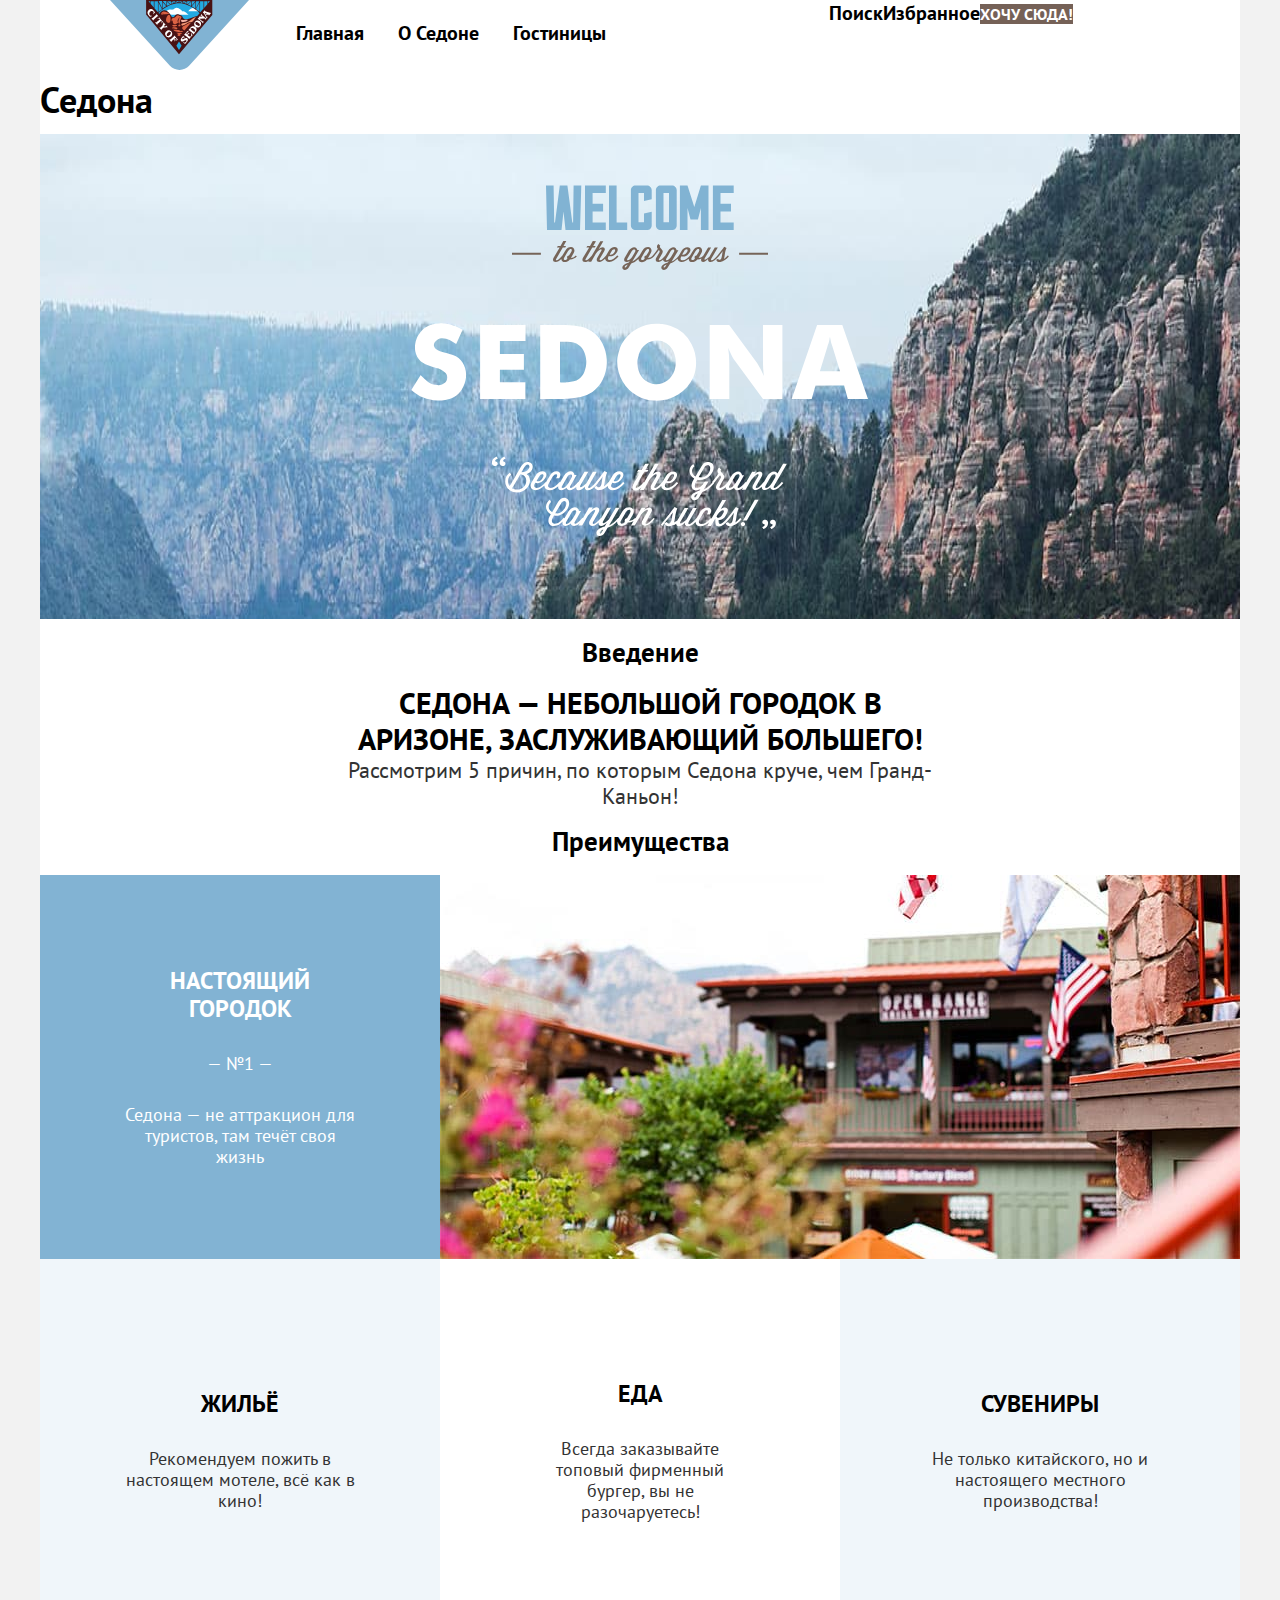
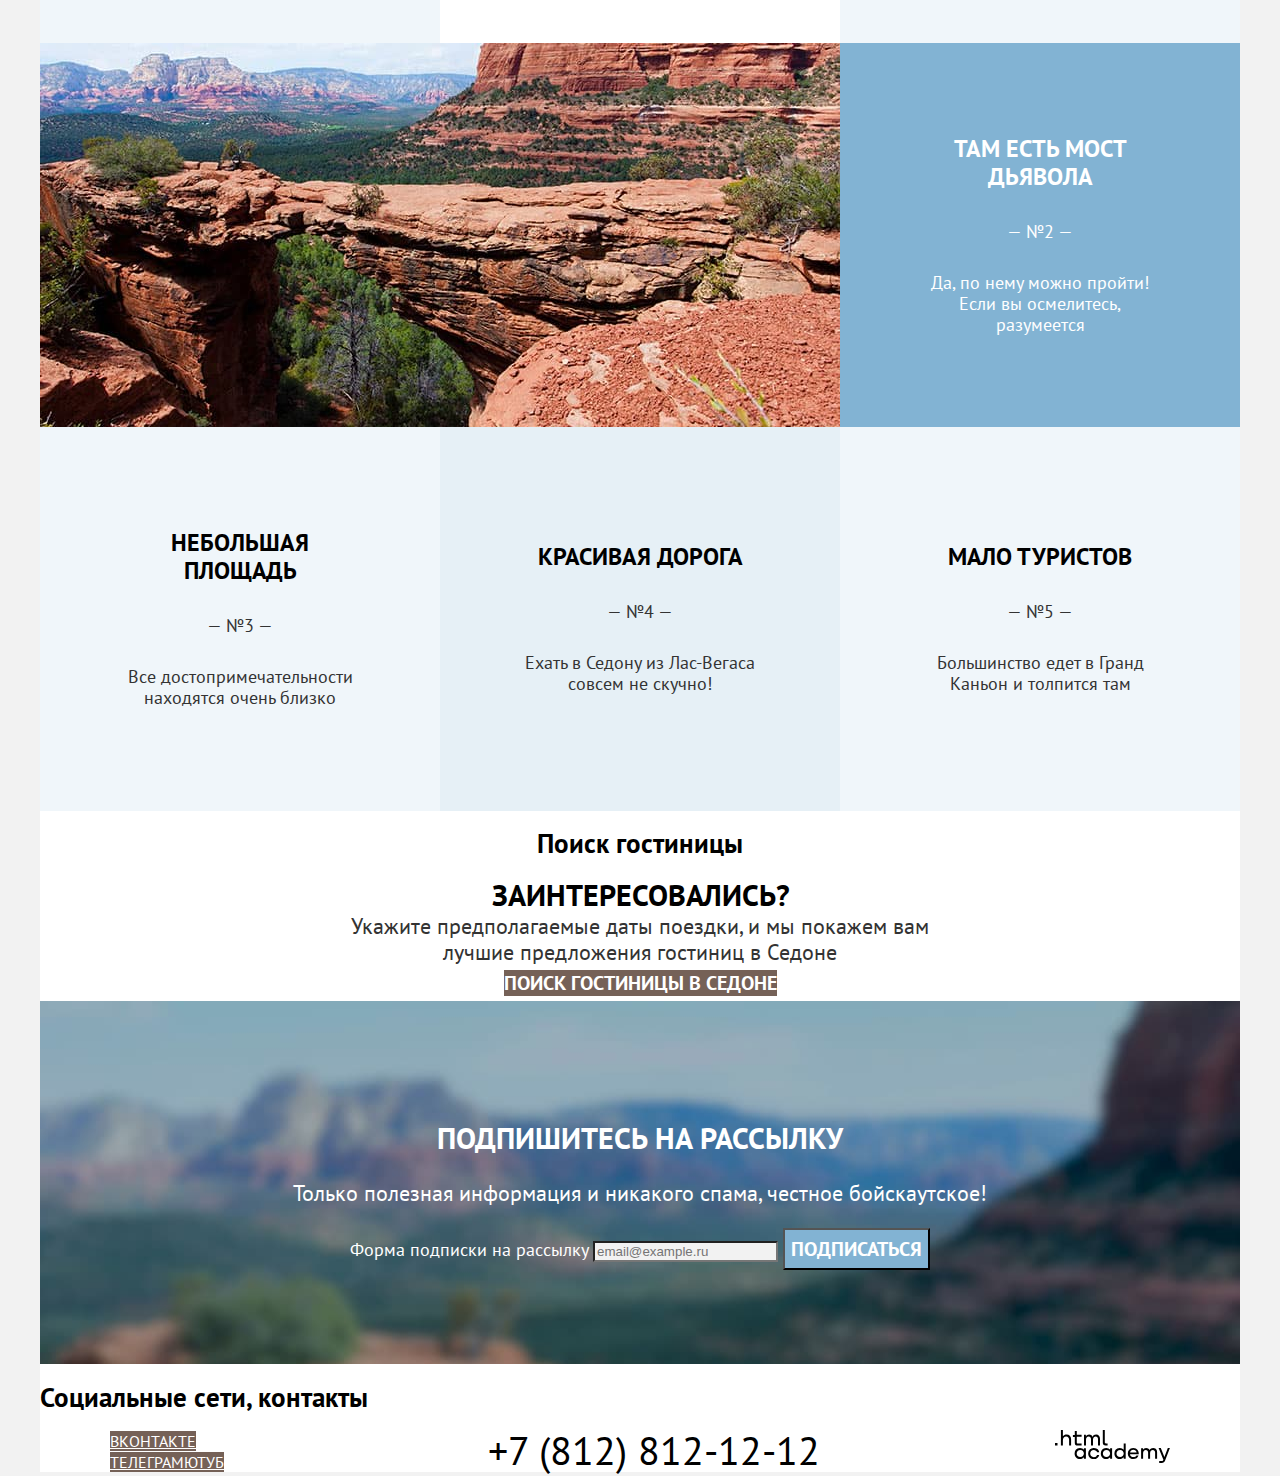
<file: 5/index.html>
<!DOCTYPE html>
<html lang="ru">
  <head>
    <meta charset="utf-8">
    <title>HTML Academy: Седона</title>
    <link rel="stylesheet" href="styles/styles.css">
    <base href="https://htmlacademy-htmlcss.github.io/2094077-sedona-34/5/">
</head>
  <body>
    <div class="body-container">
      <header class="page-header">
        <nav class="navigation">
          <div class="navigation-container">
            <a class="navigation-logo-link" href="index.html">
              <img class="navigation-logo" src="images/logo-sedona.svg" width="139" height="70" alt="Логотип Седоны">
            </a>
            <ul class="navigation-list navigation-list-1">
              <li class="navigation-item navigation-item-current">
                <a class="navigation-link" href="index.html">
                  Главная
                </a>
              </li>
              <li class="navigation-item">
                <a class="navigation-link" href="#">
                  О Седоне
                </a>
              </li>
              <li class="navigation-item">
                <a class="navigation-link" href="catalog.html">
                  Гостиницы
                </a>
              </li>
            </ul>
            <ul class="navigation-list navigation-list-2">
              <li class="navigation-item">
                <a class="navigation-link" href="#">
                  <span class="visually-hidden">
                    Поиск
                  </span>
                </a>
              </li>
              <li class="navigation-item">
                <a class="navigation-link" href="#">
                  <span class="visually-hidden">
                    Избранное
                  </span>
                </a>
              </li>
              <li class="navigation-item">
                <a class="navigation-link button" href="#"> <!--ссылка на модальное окно-->
                  Хочу сюда!
                </a>
              </li>
            </ul>
          </div>
        </nav>
      </header>
      <!--Начало основной части-->
      <main class="main-index">
        <h1 class="visually-hidden">Седона</h1>
        <div class="main-logo-container">
          <img class="main-logo" src="images/welcome.svg" width="458" height="352" alt="Welcome to the gergeous sedona. Because the grand canyon sucks">
        </div>
        <section class="introduction">
          <h2 class="visually-hidden">Введение</h2>
          <p class="introduction-description">Седона — небольшой городок в Аризоне, заслуживающий большего!</p>
          <p class="introduction-advantages">Рассмотрим 5 причин, по которым Седона круче, чем Гранд-Каньон!</p>
        </section>
        <section class="advantages">
          <h2 class="visually-hidden">Преимущества</h2>
          <ul class="advantages-list">
            <li class="advantages-item advantages-item-blue">
              <div class="advantages-container">
                <h3 class="advantages-title">Настоящий городок</h3>
                <p class="advantages-number">— №1 —</p>
                <p class="advantages-description">Седона — не аттракцион для туристов, там течёт своя жизнь</p>
              </div>
              <img class="advantages-photo" src="images/photo-1.jpg" width="800" height="384" alt="Несколько двухэтажных местных зданий на фоне красной скалы. На переднем плане растительность. Выделяется наличие множества флагов, преимущественно государственный флаг Соединенных Штатов Америки.">
              <ul class="advantages-sub-list">
                <li class="advantages-sub-item advantages-item">
                  <div class="advantages-container">
                    <h4 class="advantages-title">Жильё</h4>
                    <p class="advantages-description text-grey">Рекомендуем пожить в настоящем мотеле, всё как в кино!</p>
                  </div>
                </li>
                <li class="advantages-sub-item advantages-item-white">
                  <div class="advantages-container">
                    <h4 class="advantages-title">Еда</h4>
                    <p class="advantages-description text-grey">Всегда заказывайте топовый фирменный бургер, вы не разочаруетесь!</p>
                  </div>
                </li>
                <li class="advantages-sub-item advantages-item">
                  <div class="advantages-container">
                    <h4 class="advantages-title">Сувениры</h4>
                    <p class="advantages-description text-grey">Не только китайского, но и настоящего местного производства!</p>
                  </div>
                </li>
              </ul>
            </li>
            <li class="advantages-item advantages-item-blue">
              <img class="advantages-photo" src="images/photo-2.jpg" width="800" height="384" alt="Мост дьявола">
              <div class="advantages-container">
                <h3 class="advantages-title">Там есть мост дьявола</h3>
                <p class="advantages-number">— №2 —</p>
                <p class="advantages-description">Да, по нему можно пройти! Если вы осмелитесь, разумеется</p>
              </div>
            </li>
            <li class="advantages-item">
              <div class="advantages-container">
                <h3 class="advantages-title">Небольшая площадь</h3>
                <p class="advantages-number text-grey">— №3 —</p>
                <p class="advantages-description text-grey">Все достопримечательности находятся очень близко</p>
              </div>
              </li>
            <li class="advantages-item advantages-item-grey">
              <div class="advantages-container">
                <h3 class="advantages-title">Красивая дорога</h3>
                <p class="advantages-number text-grey">— №4 —</p>
                <p class="advantages-description text-grey">Ехать в Седону из Лас-Вегаса совсем не скучно!</p>
              </div>
            </li>
            <li class="advantages-item">
              <div class="advantages-container">
                <h3 class="advantages-title">Мало туристов</h3>
                <p class="advantages-number text-grey">— №5 —</p>
                <p class="advantages-description text-grey">Большинство едет в Гранд Каньон и толпится там</p>
              </div>
            </li>
          </ul>
        </section>
        <section class="search">
          <h2 class="visually-hidden">Поиск гостиницы</h2>
          <p class="search-block">Заинтересовались?</p>
          <p class="search-section">Укажите предполагаемые даты поездки, и мы покажем вам лучшие предложения гостиниц в Седоне</p>
          <a class="button button-search-hotel" href="#">Поиск гостиницы в Седоне</a> <!--ссылка на модальное окно-->
        </section>
      </main>
      <!--Начало футера-->
      <footer class="page-footer">
        <section class="footer-newsletter">
          <h2 class="newsletter-email-subscribe">Подпишитесь на рассылку</h2>
          <p class="newsletter-description">Только полезная информация и никакого спама, честное бойскаутское!</p>
          <form class="newsletter-form" action="https://echo.htmlacademy.ru/" method="post">
            <label class="visually-hidden" for="newsletter-email">Форма подписки на рассылку</label>
            <input class="newsletter-form-field" type="email" name="newsletter-email" id="newsletter-email" placeholder="email@example.ru"> <!-- А туут в плэйсхолдере же надо указать "Ваш e-mail"?-->
            <button class="button newsletter-button" type="submit">
              Подписаться
            </button>
          </form>
        </section>
        <section class="footer-social-contacts-logo">
          <h2 class="visually-hidden">Социальные сети, контакты</h2>
          <ul class="footer-list">
            <li class="footer-item">
              <ul class="footer-social-list">
                <li class="footer-social-item">
                  <a class="button" href="#">
                    <span class="visually-hidden">ВКонтакте</span>
                  </a>
                </li>
                <li class="footer-social-item">
                  <a class="button" href="#">
                    <span class="visually-hidden">Телеграм</span>
                  </a>
                </li>
                <li class="footer-social-item">
                  <a class="button" href="#">
                    <span class="visually-hidden">Ютуб</span>
                  </a>
                </li>
              </ul>
            </li>
            <li class="footer-item">
              <address class="footer-item-address">
                <a class="footer-contacts-address-phone" href="tel:+78128121212">+7 (812) 812-12-12</a>
              </address>
            </li>
            <li class="footer-item">
              <a class="footer-logo-link">
                <img class="footer-logo" src="images/logo-html.svg" width="115" height="33" alt="Логотип HTML academy">
              </a>
            </li>
          </ul>
        </section>
      </footer>
    </div>
  </body>
</html>
</file>
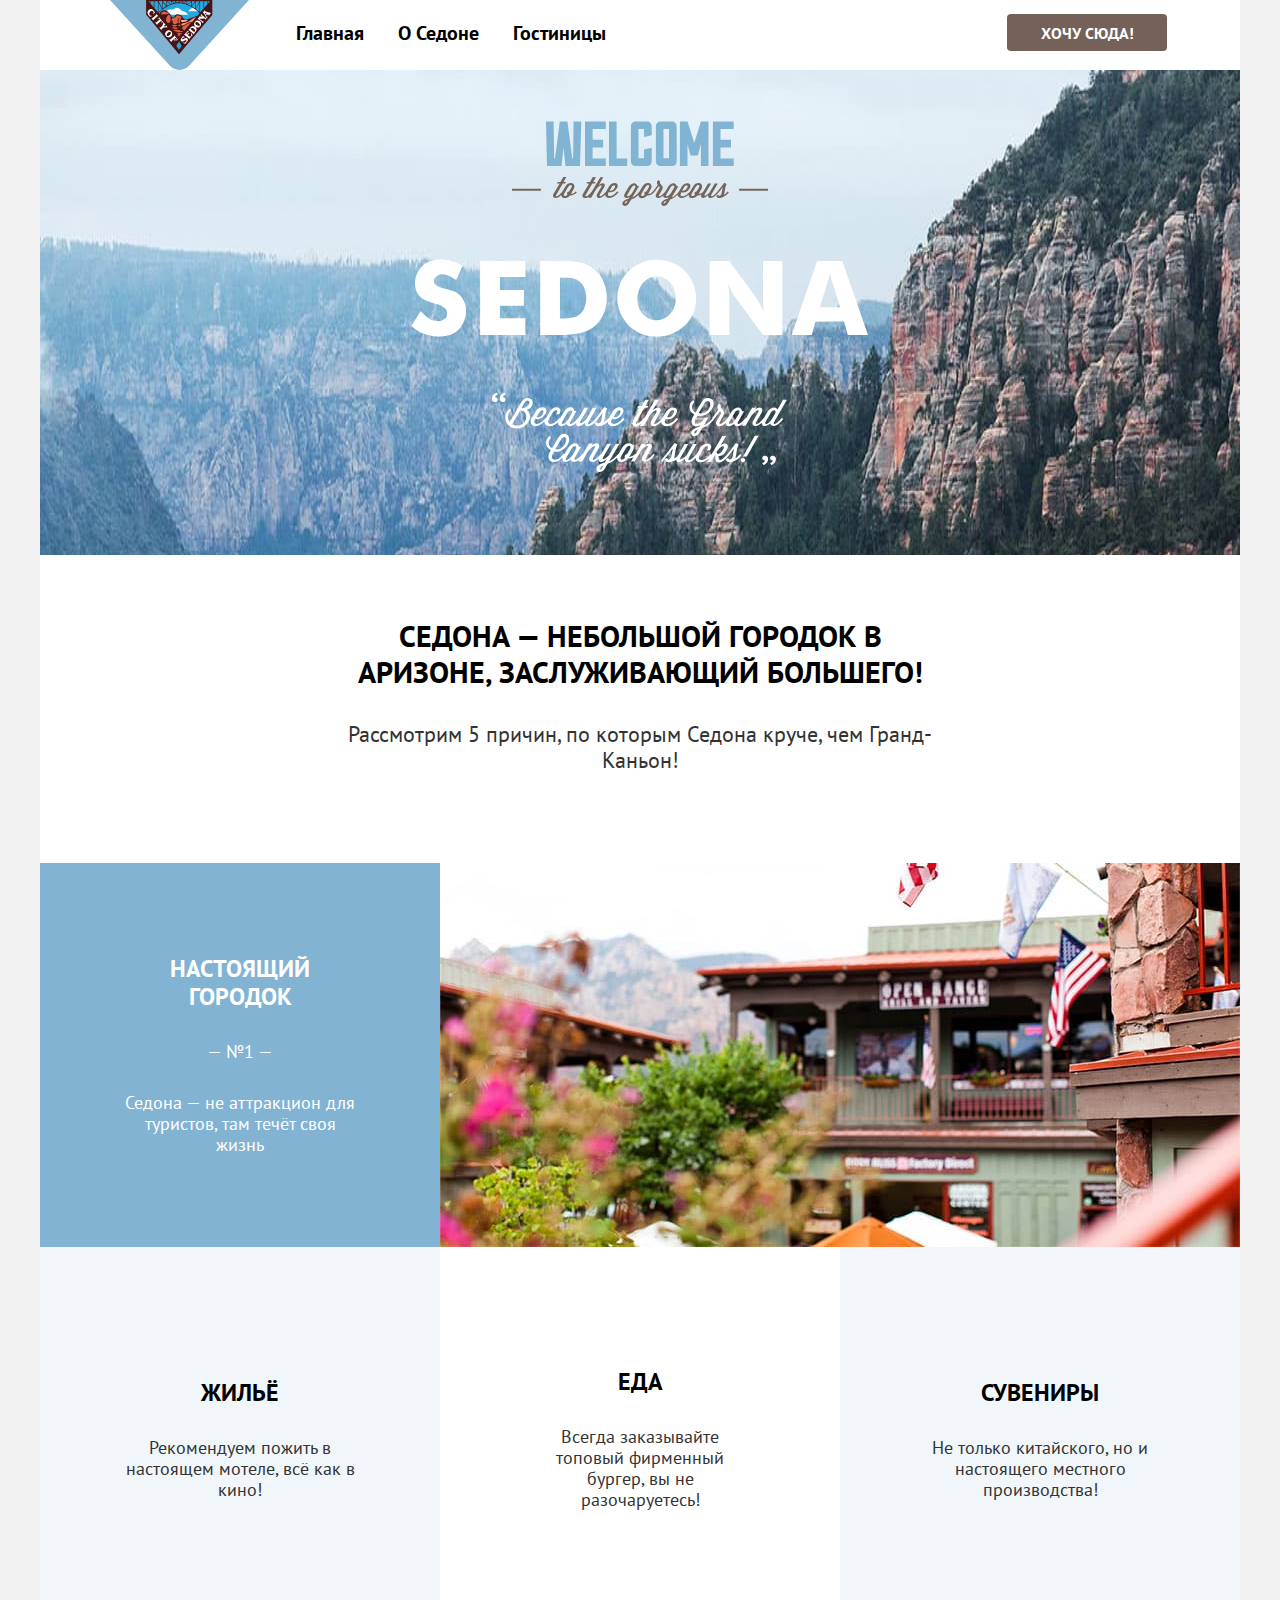
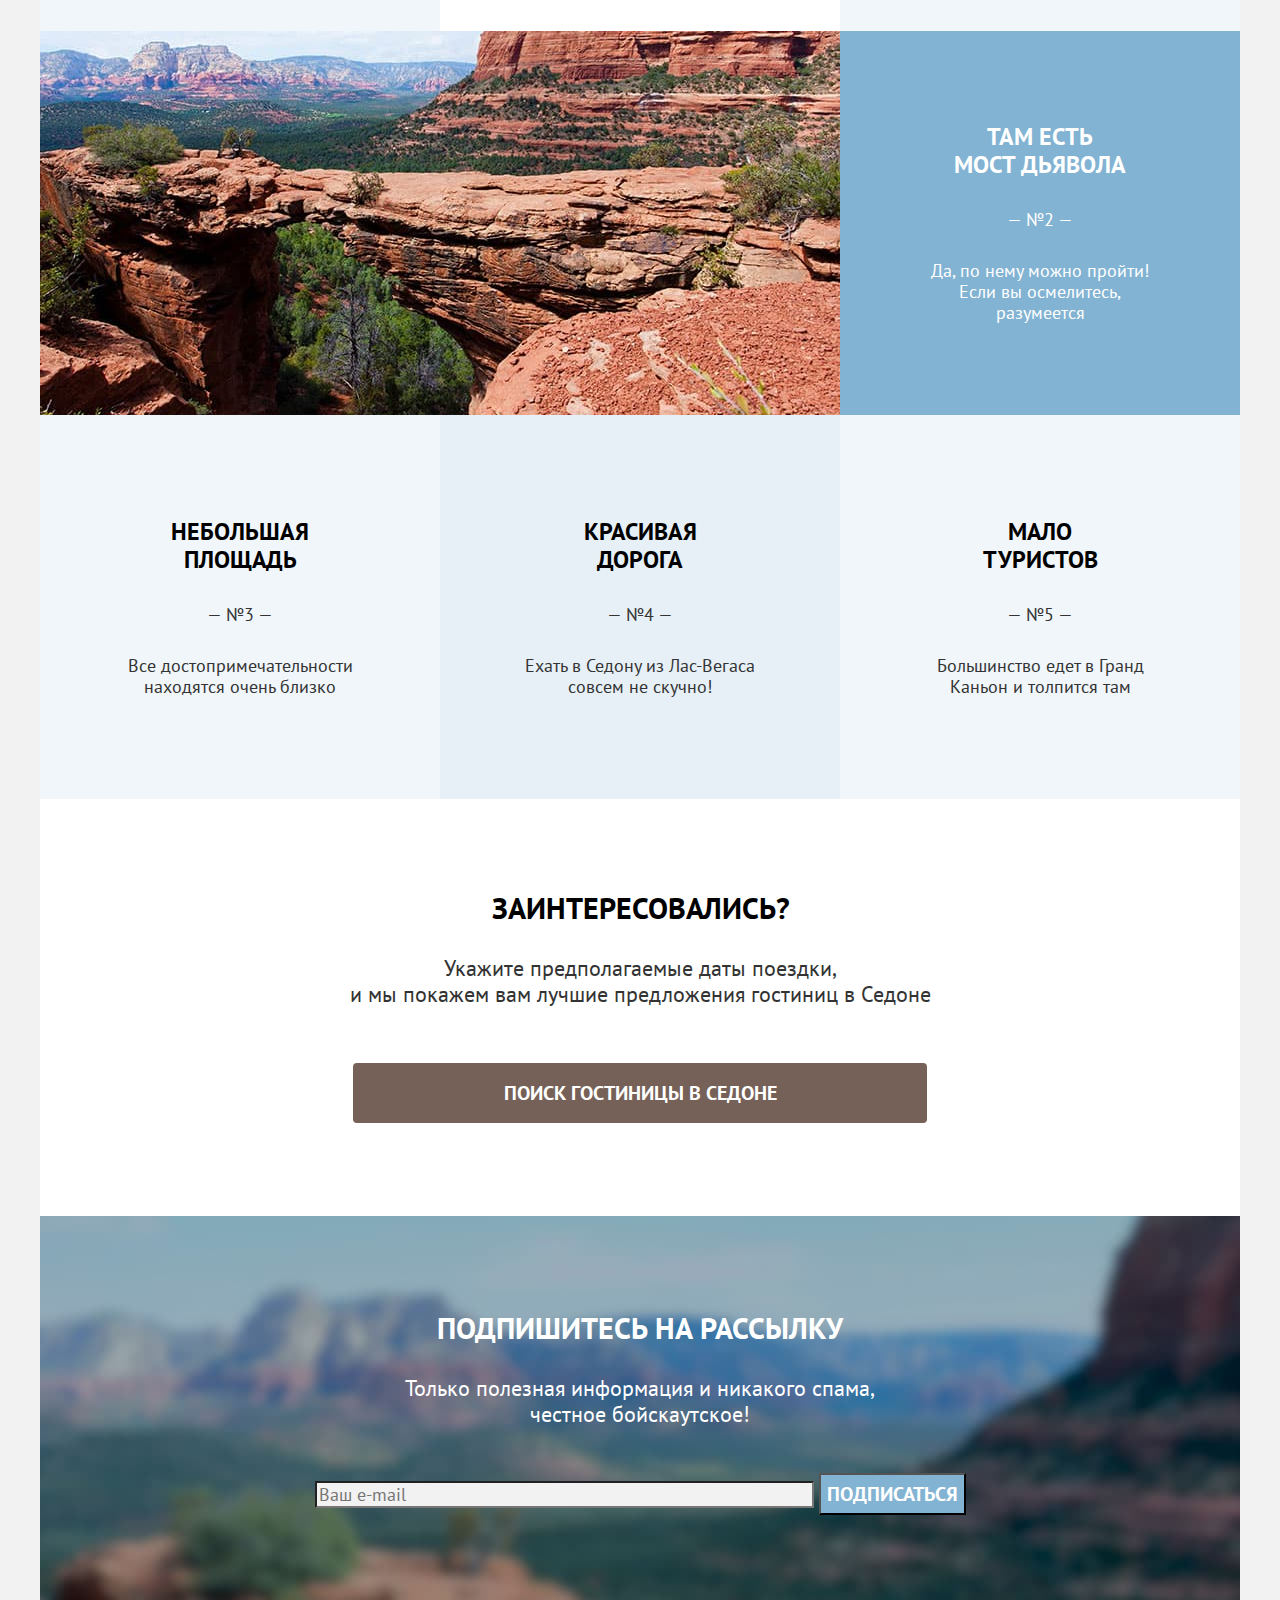
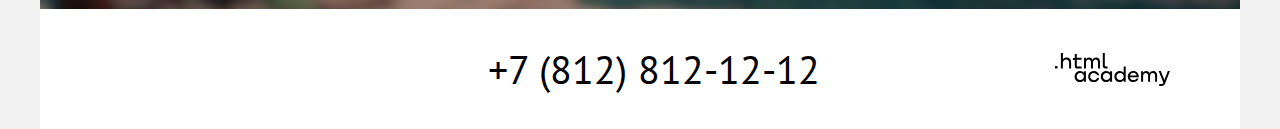
<file: 6/index.html>
<!DOCTYPE html>
<html lang="ru">
  <head>
    <meta charset="utf-8">
    <title>HTML Academy: Седона</title>
    <link rel="stylesheet" href="styles/styles.css">
    <base href="https://htmlacademy-htmlcss.github.io/2094077-sedona-34/6/">
</head>
  <body>
    <div class="body-container">
      <header class="page-header">
        <nav class="navigation">
          <div class="navigation-container">
            <a class="navigation-logo-link" href="index.html">
              <img class="navigation-logo" src="images/logo-sedona.svg" width="139" height="70" alt="Логотип Седоны">
            </a>
            <ul class="navigation-list navigation-list-1">
              <li class="navigation-item navigation-item-current">
                <a class="navigation-link" href="index.html">
                  Главная
                </a>
              </li>
              <li class="navigation-item">
                <a class="navigation-link" href="#">
                  О Седоне
                </a>
              </li>
              <li class="navigation-item">
                <a class="navigation-link" href="catalog.html">
                  Гостиницы
                </a>
              </li>
            </ul>
            <ul class="navigation-list navigation-list-2">
              <li class="navigation-item">
                <a class="navigation-link" href="#">
                  <span class="visually-hidden">
                    Поиск
                  </span>
                </a>
              </li>
              <li class="navigation-item">
                <a class="navigation-link" href="#">
                  <span class="visually-hidden">
                    Избранное
                  </span>
                </a>
              </li>
              <li class="navigation-item">
                <a class="navigation-link button button-navigation" href="#"> <!--ссылка на модальное окно-->
                  Хочу сюда!
                </a>
              </li>
            </ul>
          </div>
        </nav>
      </header>
      <!--Начало основной части-->
      <main class="main-index">
        <h1 class="visually-hidden">Седона</h1>
        <div class="main-logo-container">
          <img class="main-logo" src="images/welcome.svg" width="458" height="352" alt="Welcome to the gergeous sedona. Because the grand canyon sucks">
        </div>
        <section class="introduction">
          <h2 class="visually-hidden">Введение</h2>
          <p class="introduction-description">Седона — небольшой городок в Аризоне, заслуживающий большего!</p>
          <p class="introduction-advantages">Рассмотрим 5 причин, по которым Седона круче, чем Гранд-Каньон!</p>
        </section>
        <section class="advantages">
          <h2 class="visually-hidden">Преимущества</h2>
          <ul class="advantages-list">
            <li class="advantages-item advantages-item-blue">
              <div class="advantages-container">
                <h3 class="advantages-title">Настоящий городок</h3>
                <p class="advantages-number">— №1 —</p>
                <p class="advantages-description">Седона — не аттракцион для туристов, там течёт своя жизнь</p>
              </div>
              <img class="advantages-photo" src="images/photo-1.jpg" width="800" height="384" alt="Несколько двухэтажных местных зданий на фоне красной скалы. На переднем плане растительность. Выделяется наличие множества флагов, преимущественно государственный флаг Соединенных Штатов Америки.">
              <ul class="advantages-sub-list">
                <li class="advantages-sub-item advantages-item">
                  <div class="advantages-container">
                    <h4 class="advantages-title">Жильё</h4>
                    <p class="advantages-description text-grey">Рекомендуем пожить в настоящем мотеле, всё как в кино!</p>
                  </div>
                </li>
                <li class="advantages-sub-item advantages-item-white">
                  <div class="advantages-container">
                    <h4 class="advantages-title">Еда</h4>
                    <p class="advantages-description text-grey">Всегда заказывайте топовый фирменный бургер, вы не разочаруетесь!</p>
                  </div>
                </li>
                <li class="advantages-sub-item advantages-item">
                  <div class="advantages-container">
                    <h4 class="advantages-title">Сувениры</h4>
                    <p class="advantages-description text-grey">Не только китайского, но и настоящего местного производства!</p>
                  </div>
                </li>
              </ul>
            </li>
            <li class="advantages-item advantages-item-blue">
              <img class="advantages-photo" src="images/photo-2.jpg" width="800" height="384" alt="Мост дьявола">
              <div class="advantages-container">
                <h3 class="advantages-title">Там есть<br> мост дьявола</h3>
                <p class="advantages-number">— №2 —</p>
                <p class="advantages-description">Да, по нему можно пройти! Если вы осмелитесь, разумеется</p>
              </div>
            </li>
            <li class="advantages-item">
              <div class="advantages-container">
                <h3 class="advantages-title">Небольшая площадь</h3>
                <p class="advantages-number text-grey">— №3 —</p>
                <p class="advantages-description text-grey">Все достопримечательности находятся очень близко</p>
              </div>
              </li>
            <li class="advantages-item advantages-item-grey">
              <div class="advantages-container">
                <h3 class="advantages-title">Красивая<br> дорога</h3>
                <p class="advantages-number text-grey">— №4 —</p>
                <p class="advantages-description text-grey">Ехать в Седону из Лас-Вегаса совсем не скучно!</p>
              </div>
            </li>
            <li class="advantages-item">
              <div class="advantages-container">
                <h3 class="advantages-title">Мало<br> туристов</h3>
                <p class="advantages-number text-grey">— №5 —</p>
                <p class="advantages-description text-grey">Большинство едет в Гранд Каньон и толпится там</p>
              </div>
            </li>
          </ul>
        </section>
        <section class="search">
          <h2 class="visually-hidden">Поиск гостиницы</h2>
          <p class="search-block">Заинтересовались?</p>
          <p class="search-section">Укажите предполагаемые даты поездки,<br> и мы покажем вам лучшие предложения гостиниц в Седоне</p>
          <a class="button button-search-hotel" href="#">Поиск гостиницы в Седоне</a> <!--ссылка на модальное окно-->
        </section>
      </main>
      <!--Начало футера-->
      <footer class="page-footer">
        <section class="footer-newsletter">
          <h2 class="newsletter-email-subscribe">Подпишитесь на рассылку</h2>
          <p class="newsletter-description">Только полезная информация и никакого спама,<br>честное бойскаутское!</p>
          <form class="newsletter-form" action="https://echo.htmlacademy.ru/" method="post">
            <label class="visually-hidden" for="newsletter-email">Форма подписки на рассылку</label>
            <input class="newsletter-form-field" type="email" name="newsletter-email" id="newsletter-email" placeholder="Ваш e-mail"> <!-- А туут в плэйсхолдере же надо указать "Ваш e-mail"?-->
            <button class="button newsletter-button" type="submit">
              Подписаться
            </button>
          </form>
        </section>
        <section class="footer-social-contacts-logo">
          <h2 class="visually-hidden">Социальные сети, контакты</h2>
          <ul class="footer-list">
            <li class="footer-item">
              <ul class="footer-social-list">
                <li class="footer-social-item">
                  <a class="social-button" href="#">
                    <span class="visually-hidden">ВКонтакте</span>
                  </a>
                </li>
                <li class="footer-social-item">
                  <a class="social-button" href="#">
                    <span class="visually-hidden">Телеграм</span>
                  </a>
                </li>
                <li class="footer-social-item">
                  <a class="social-button" href="#">
                    <span class="visually-hidden">Ютуб</span>
                  </a>
                </li>
              </ul>
            </li>
            <li class="footer-item">
              <address class="footer-item-address">
                <a class="footer-contacts-address-phone" href="tel:+78128121212">+7 (812) 812-12-12</a>
              </address>
            </li>
            <li class="footer-item">
              <a class="footer-logo-link">
                <img class="footer-logo" src="images/logo-html.svg" width="115" height="33" alt="Логотип HTML academy">
              </a>
            </li>
          </ul>
        </section>
      </footer>
    </div>
  </body>
</html>
</file>
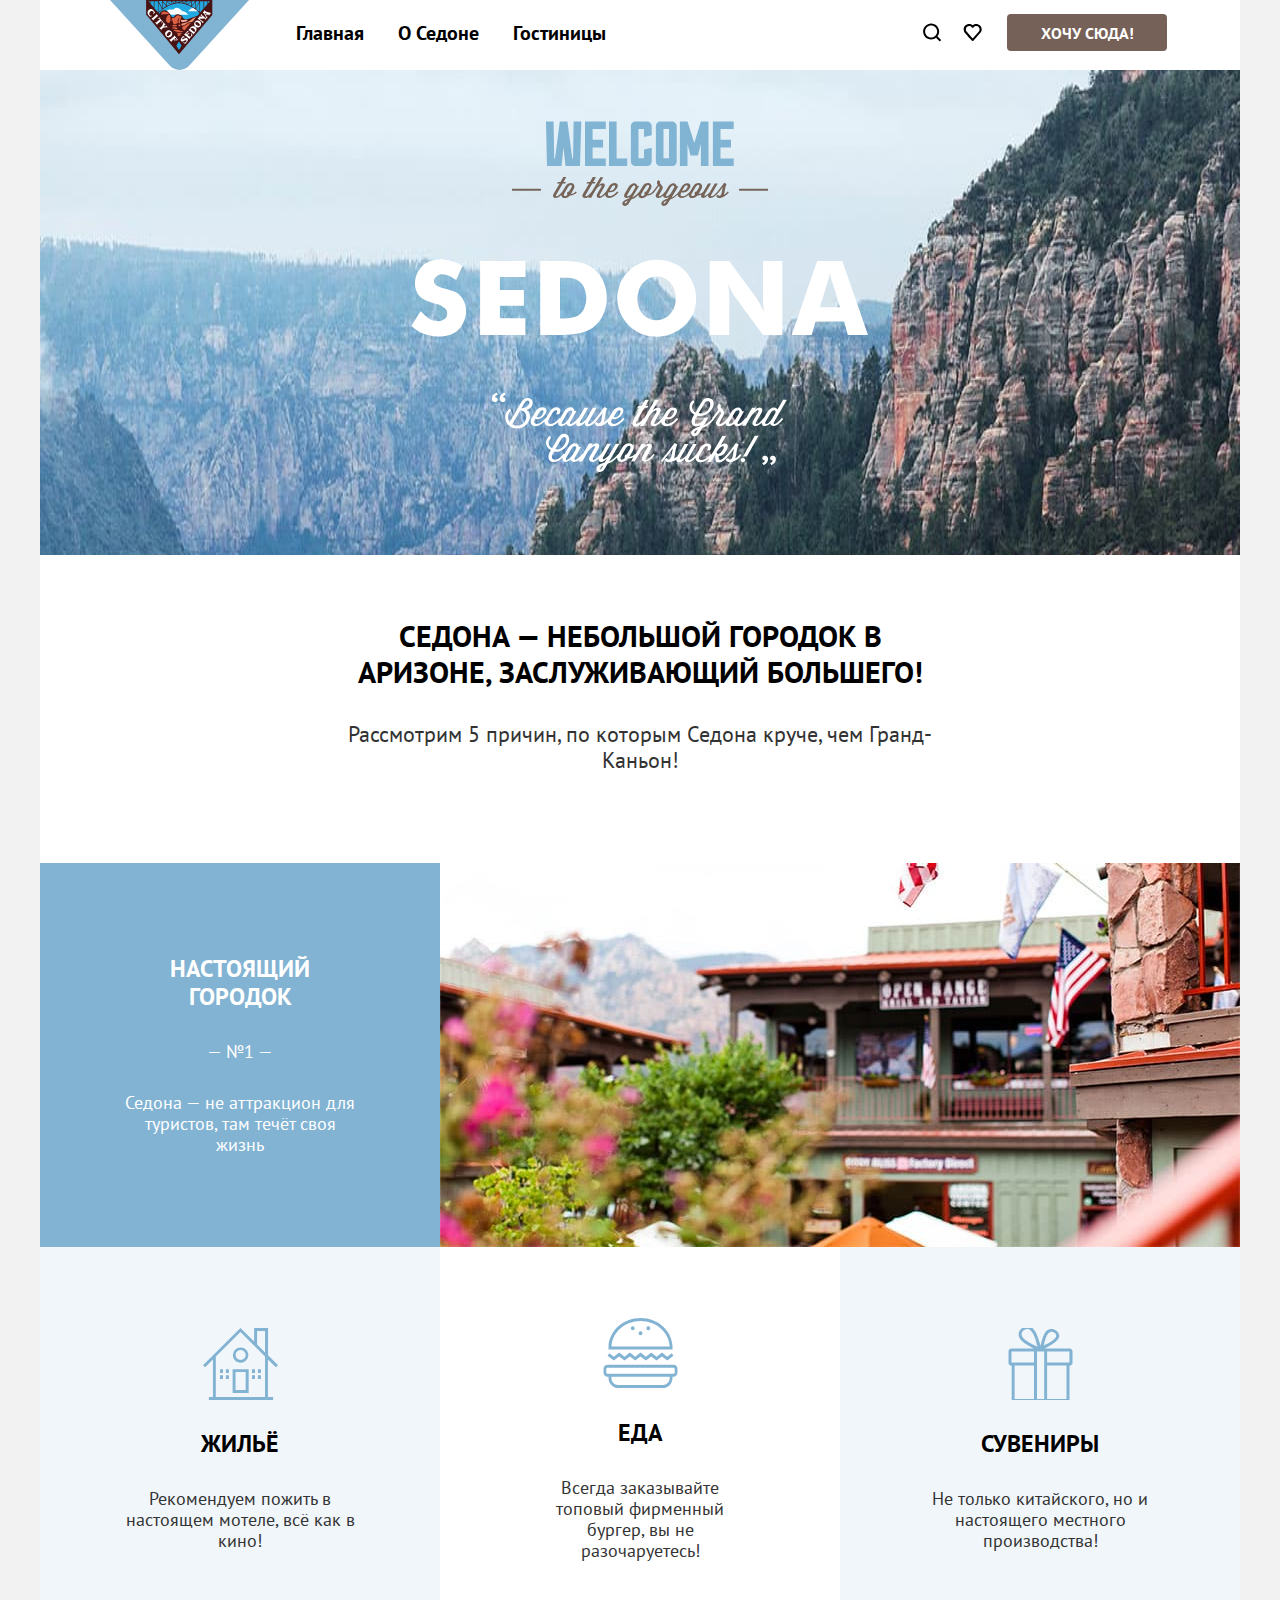
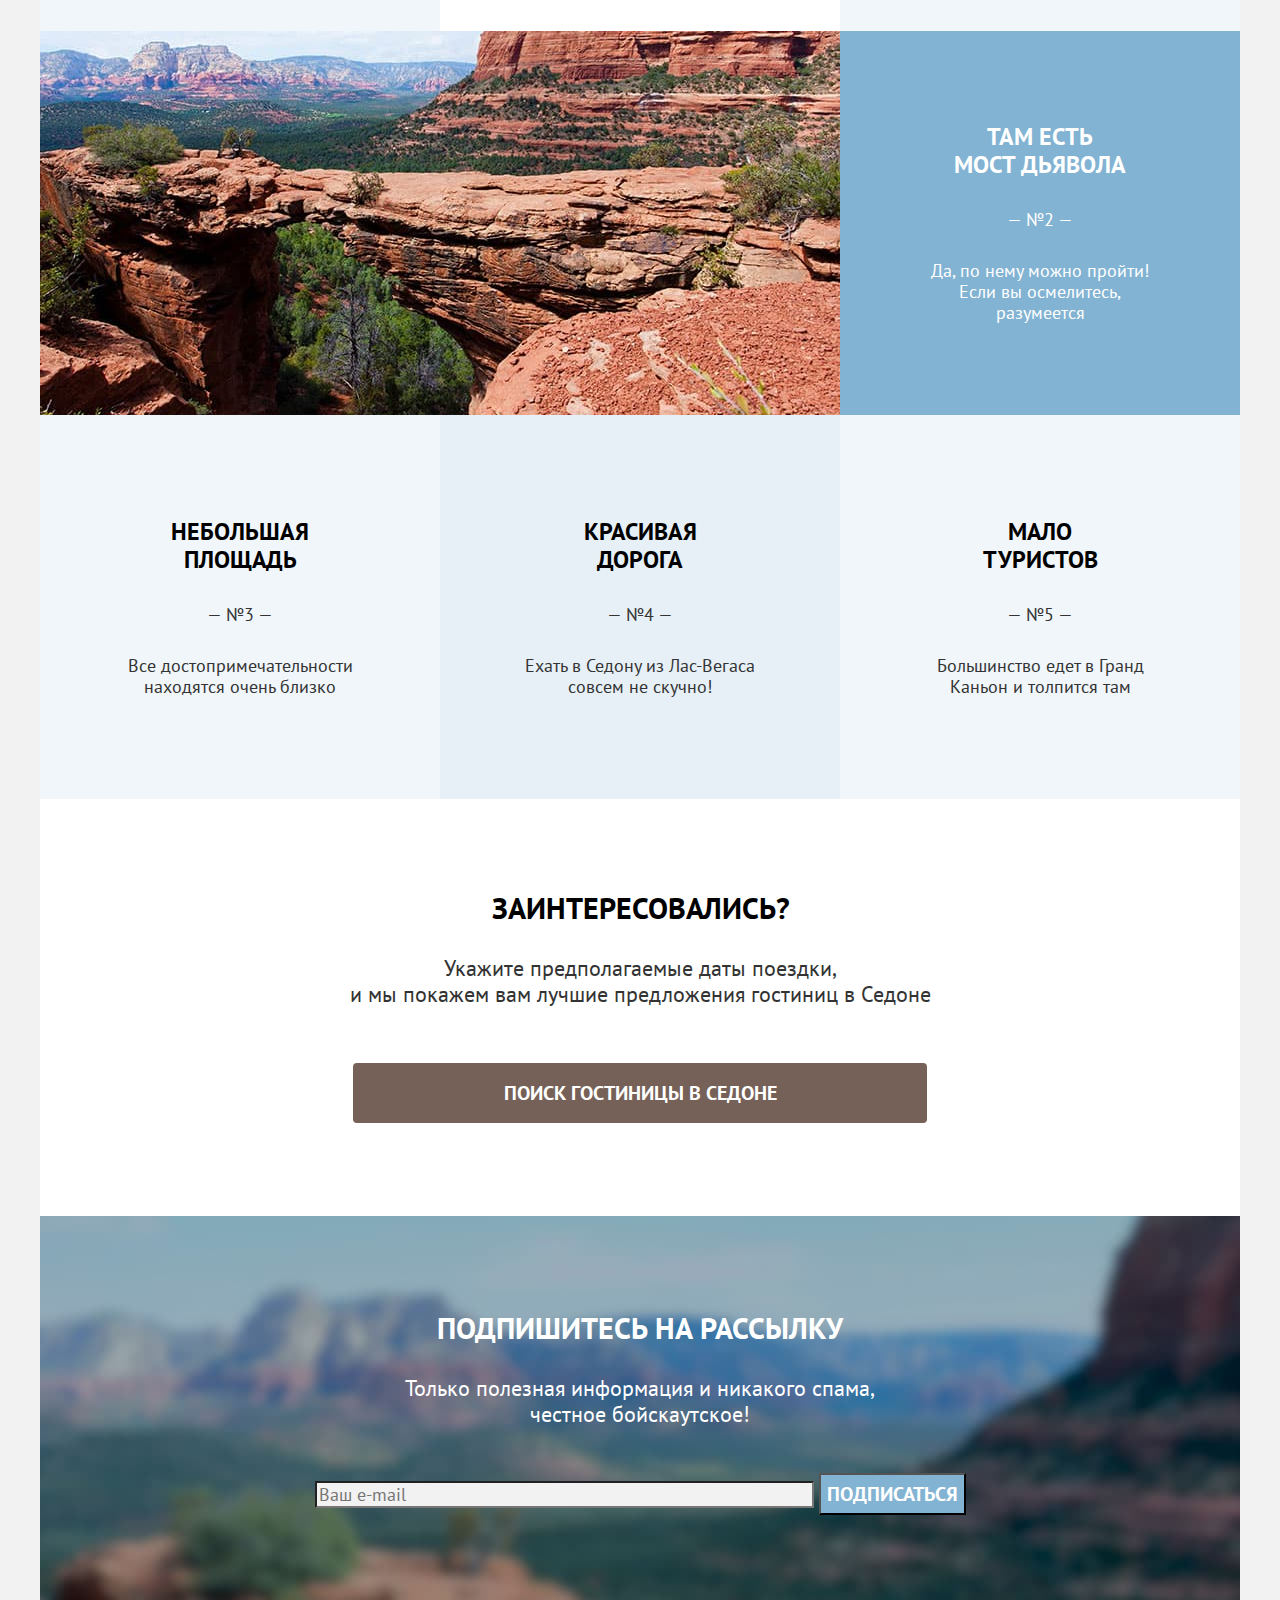
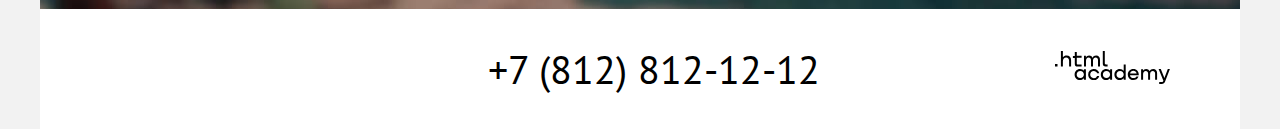
<file: 7/index.html>
<!DOCTYPE html>
<html lang="ru">
  <head>
    <meta charset="utf-8">
    <title>HTML Academy: Седона</title>
    <link rel="stylesheet" href="styles/styles.css">
    <base href="https://htmlacademy-htmlcss.github.io/2094077-sedona-34/7/">
</head>
  <body>
    <div class="body-container">
      <header class="page-header">
        <nav class="navigation">
          <div class="navigation-container">
            <a class="navigation-logo-link" href="index.html">
              <img class="navigation-logo" src="images/logo-sedona.svg" width="139" height="70" alt="Логотип Седоны">
            </a>
            <ul class="navigation-list navigation-list-1">
              <li class="navigation-item navigation-item-current">
                <a class="navigation-link" href="index.html">
                  Главная
                </a>
              </li>
              <li class="navigation-item">
                <a class="navigation-link" href="#">
                  О Седоне
                </a>
              </li>
              <li class="navigation-item">
                <a class="navigation-link" href="catalog.html">
                  Гостиницы
                </a>
              </li>
            </ul>
            <ul class="navigation-list navigation-list-2">
              <li class="navigation-item">
                <a class="navigation-link navigation-link-search" href="#">
                  <span class="visually-hidden">
                    Поиск
                  </span>
                </a>
              </li>
              <li class="navigation-item">
                <a class="navigation-link navigation-link-favourite" href="#">
                  <span class="visually-hidden">
                    Избранное
                  </span>
                </a>
              </li>
              <li class="navigation-item">
                <a class="navigation-link button button-navigation" href="#"> <!--ссылка на модальное окно-->
                  Хочу сюда!
                </a>
              </li>
            </ul>
          </div>
        </nav>
      </header>
      <!--Начало основной части-->
      <main class="main-index">
        <h1 class="visually-hidden">Седона</h1>
        <div class="main-logo-container">
          <img class="main-logo" src="images/welcome.svg" width="458" height="352" alt="Welcome to the gergeous sedona. Because the grand canyon sucks">
        </div>
        <section class="introduction">
          <h2 class="visually-hidden">Введение</h2>
          <p class="introduction-description">Седона — небольшой городок в Аризоне, заслуживающий большего!</p>
          <p class="introduction-advantages">Рассмотрим 5 причин, по которым Седона круче, чем Гранд-Каньон!</p>
        </section>
        <section class="advantages">
          <h2 class="visually-hidden">Преимущества</h2>
          <ul class="advantages-list">
            <li class="advantages-item advantages-item-blue">
              <div class="advantages-container">
                <h3 class="advantages-title">Настоящий городок</h3>
                <p class="advantages-number">— №1 —</p>
                <p class="advantages-description">Седона — не аттракцион для туристов, там течёт своя жизнь</p>
              </div>
              <img class="advantages-photo" src="images/photo-1.jpg" width="800" height="384" alt="Несколько двухэтажных местных зданий на фоне красной скалы. На переднем плане растительность. Выделяется наличие множества флагов, преимущественно государственный флаг Соединенных Штатов Америки.">
              <ul class="advantages-sub-list">
                <li class="advantages-sub-item advantages-item">
                  <div class="advantages-container">
                    <h4 class="advantages-title">Жильё</h4>
                    <div class="svg-container svg-container-house"></div>
                    <p class="advantages-description text-grey">Рекомендуем пожить в настоящем мотеле, всё как в кино!</p>
                  </div>
                </li>
                <li class="advantages-sub-item advantages-item-white">
                  <div class="advantages-container">
                    <h4 class="advantages-title">Еда</h4>
                    <div class="svg-container svg-container-food"></div>
                    <p class="advantages-description text-grey">Всегда заказывайте топовый фирменный бургер, вы не разочаруетесь!</p>
                  </div>
                </li>
                <li class="advantages-sub-item advantages-item">
                  <div class="advantages-container">
                    <h4 class="advantages-title">Сувениры</h4>
                    <div class="svg-container svg-container-gift"></div>
                    <p class="advantages-description text-grey">Не только китайского, но и настоящего местного производства!</p>
                  </div>
                </li>
              </ul>
            </li>
            <li class="advantages-item advantages-item-blue">
              <div class="advantages-container">
                <h3 class="advantages-title">Там есть<br> мост дьявола</h3>
                <p class="advantages-number">— №2 —</p>
                <p class="advantages-description">Да, по нему можно пройти! Если вы осмелитесь, разумеется</p>
              </div>
              <img class="advantages-photo bridge" src="images/photo-2.jpg" width="800" height="384" alt="Мост дьявола">
            </li>
            <li class="advantages-item">
              <div class="advantages-container">
                <h3 class="advantages-title">Небольшая площадь</h3>
                <p class="advantages-number text-grey">— №3 —</p>
                <p class="advantages-description text-grey">Все достопримечательности находятся очень близко</p>
              </div>
              </li>
            <li class="advantages-item advantages-item-grey">
              <div class="advantages-container">
                <h3 class="advantages-title">Красивая<br> дорога</h3>
                <p class="advantages-number text-grey">— №4 —</p>
                <p class="advantages-description text-grey">Ехать в Седону из Лас-Вегаса совсем не скучно!</p>
              </div>
            </li>
            <li class="advantages-item">
              <div class="advantages-container">
                <h3 class="advantages-title">Мало<br> туристов</h3>
                <p class="advantages-number text-grey">— №5 —</p>
                <p class="advantages-description text-grey">Большинство едет в Гранд Каньон и толпится там</p>
              </div>
            </li>
          </ul>
        </section>
        <section class="search">
          <h2 class="visually-hidden">Поиск гостиницы</h2>
          <p class="search-block">Заинтересовались?</p>
          <p class="search-section">Укажите предполагаемые даты поездки,<br> и мы покажем вам лучшие предложения гостиниц в Седоне</p>
          <a class="button button-search-hotel" href="#">Поиск гостиницы в Седоне</a> <!--ссылка на модальное окно-->
        </section>
      </main>
      <!--Начало футера-->
      <footer class="page-footer">
        <section class="footer-newsletter">
          <h2 class="newsletter-email-subscribe">Подпишитесь на рассылку</h2>
          <p class="newsletter-description">Только полезная информация и никакого спама,<br>честное бойскаутское!</p>
          <form class="newsletter-form" action="https://echo.htmlacademy.ru/" method="post">
            <label class="visually-hidden" for="newsletter-email">Форма подписки на рассылку</label>
            <input class="newsletter-form-field" type="email" name="newsletter-email" id="newsletter-email" placeholder="Ваш e-mail"> <!-- А туут в плэйсхолдере же надо указать "Ваш e-mail"?-->
            <button class="button newsletter-button" type="submit">
              Подписаться
            </button>
          </form>
        </section>
        <section class="footer-social-contacts-logo">
          <h2 class="visually-hidden">Социальные сети, контакты</h2>
          <ul class="footer-list">
            <li class="footer-item">
              <ul class="footer-social-list">
                <li class="footer-social-item">
                  <a class="social-button" href="#">
                    <span class="visually-hidden">ВКонтакте</span>
                  </a>
                </li>
                <li class="footer-social-item">
                  <a class="social-button" href="#">
                    <span class="visually-hidden">Телеграм</span>
                  </a>
                </li>
                <li class="footer-social-item">
                  <a class="social-button" href="#">
                    <span class="visually-hidden">Ютуб</span>
                  </a>
                </li>
              </ul>
            </li>
            <li class="footer-item">
              <address class="footer-item-address">
                <a class="footer-contacts-address-phone" href="tel:+78128121212">+7 (812) 812-12-12</a>
              </address>
            </li>
            <li class="footer-item">
              <a class="footer-logo-link">
                <svg width="115" height="33" fill="none" xmlns="http://www.w3.org/2000/svg">
                  <path d="M0 12.9v2.6h2.5v-2.6H0ZM11.6 4.5c-1.6 0-2.8.7-3.6 1.7h-.1V0h-2v15.5h2v-5.3c0-2.1 1.3-3.6 3.3-3.6 1.8 0 2.9 1.4 2.9 3.2v5.7h2V9.4c.1-3-1.8-4.9-4.5-4.9ZM26.6 4.8h-4.8V1.1h-2v3.8h-1.9v2h1.9v6c0 1.7 1 2.7 2.7 2.7h4.1v-2h-3.7c-.7 0-1.1-.4-1.1-1.1V6.8h4.8v-2ZM41.1 4.6c-1.6 0-2.9.8-3.5 2.1h-.1c-.6-1.2-1.8-2.1-3.4-2.1-1.4 0-2.5.8-3.1 1.8h-.1V4.8H29v10.6h2V10c0-2 1-3.5 2.6-3.5 1.5 0 2.4 1 2.4 2.6v6.3h2V9.8c0-2.4 1.4-3.3 2.6-3.3 1.5 0 2.4 1 2.4 2.6v6.3h2V8.9c.1-2.5-1.4-4.3-3.9-4.3ZM47.8 12.7c0 1.7 1 2.7 2.8 2.7h2v-2h-1.7c-.7 0-1.1-.4-1.1-1.1V0h-2v12.7ZM28.9 19.7c-.9-1.1-2.2-1.8-3.9-1.8-3.1 0-5.4 2.3-5.4 5.6s2.3 5.6 5.4 5.6c1.8 0 3-.8 3.8-1.9h.1v1.6h2V18.2h-2v1.5Zm-3.6 7.4c-2.2 0-3.6-1.6-3.6-3.6s1.4-3.6 3.6-3.6 3.6 1.6 3.6 3.6c0 1.9-1.4 3.6-3.6 3.6ZM44.2 22c-.5-2.4-2.6-4.1-5.4-4.1a5.4 5.4 0 0 0-5.6 5.6c0 3.1 2.2 5.6 5.6 5.6 2.8 0 4.9-1.8 5.4-4.2h-2.1a3.4 3.4 0 0 1-3.3 2.3c-2.2 0-3.6-1.6-3.6-3.6s1.4-3.6 3.6-3.6c1.6 0 2.8 1 3.3 2.2h2.1V22ZM55.1 19.7c-.9-1.1-2.2-1.8-3.9-1.8-3.1 0-5.4 2.3-5.4 5.6s2.3 5.6 5.4 5.6c1.8 0 3-.8 3.8-1.9h.1v1.6h2V18.2h-2v1.5Zm-3.6 7.4c-2.2 0-3.6-1.6-3.6-3.6s1.4-3.6 3.6-3.6 3.6 1.6 3.6 3.6c0 1.9-1.5 3.6-3.6 3.6ZM68.7 19.8c-.9-1.1-2.2-1.9-3.9-1.9-3.1 0-5.4 2.3-5.4 5.6s2.2 5.6 5.4 5.6c1.7 0 3-.8 3.8-1.8h.1v1.5h2V13.4h-2v6.4Zm-3.6 7.3c-2.2 0-3.6-1.6-3.6-3.6s1.4-3.6 3.6-3.6 3.6 1.6 3.6 3.6c-.1 2-1.5 3.6-3.6 3.6ZM78.3 17.9c-3.3 0-5.5 2.5-5.5 5.6 0 3 2.1 5.6 5.5 5.6 2.5 0 4.5-1.3 5.2-3.6h-2.1c-.5 1-1.6 1.6-3 1.6-1.9 0-3.3-1.3-3.4-2.9h8.8c.2-3.6-2-6.3-5.5-6.3Zm0 1.9c1.7 0 3 1 3.3 2.6h-6.5c.3-1.5 1.5-2.6 3.2-2.6ZM98.2 17.9c-1.6 0-2.9.8-3.6 2h-.1c-.6-1.2-1.8-2-3.4-2-1.4 0-2.5.7-3.1 1.8v-1.5h-1.9v10.6h2v-5.4c0-2 1-3.4 2.6-3.5 1.5 0 2.4 1 2.4 2.6v6.3h2v-5.6c0-2.4 1.4-3.3 2.6-3.3 1.5 0 2.4 1 2.4 2.6v6.3h2v-6.5c.1-2.6-1.4-4.4-3.9-4.4ZM109.4 27l-3.6-8.9h-2.2l4.8 11.6c-.3.9-.7 1.2-1.7 1.2h-2.5v2h2.5c1.8 0 2.8-.8 3.5-2.6l4.7-12.2h-2.1l-3.4 8.9Z" fill="#000"/>
                </svg>
              </a>
            </li>
          </ul>
        </section>
      </footer>
    </div>
  </body>
</html>
</file>
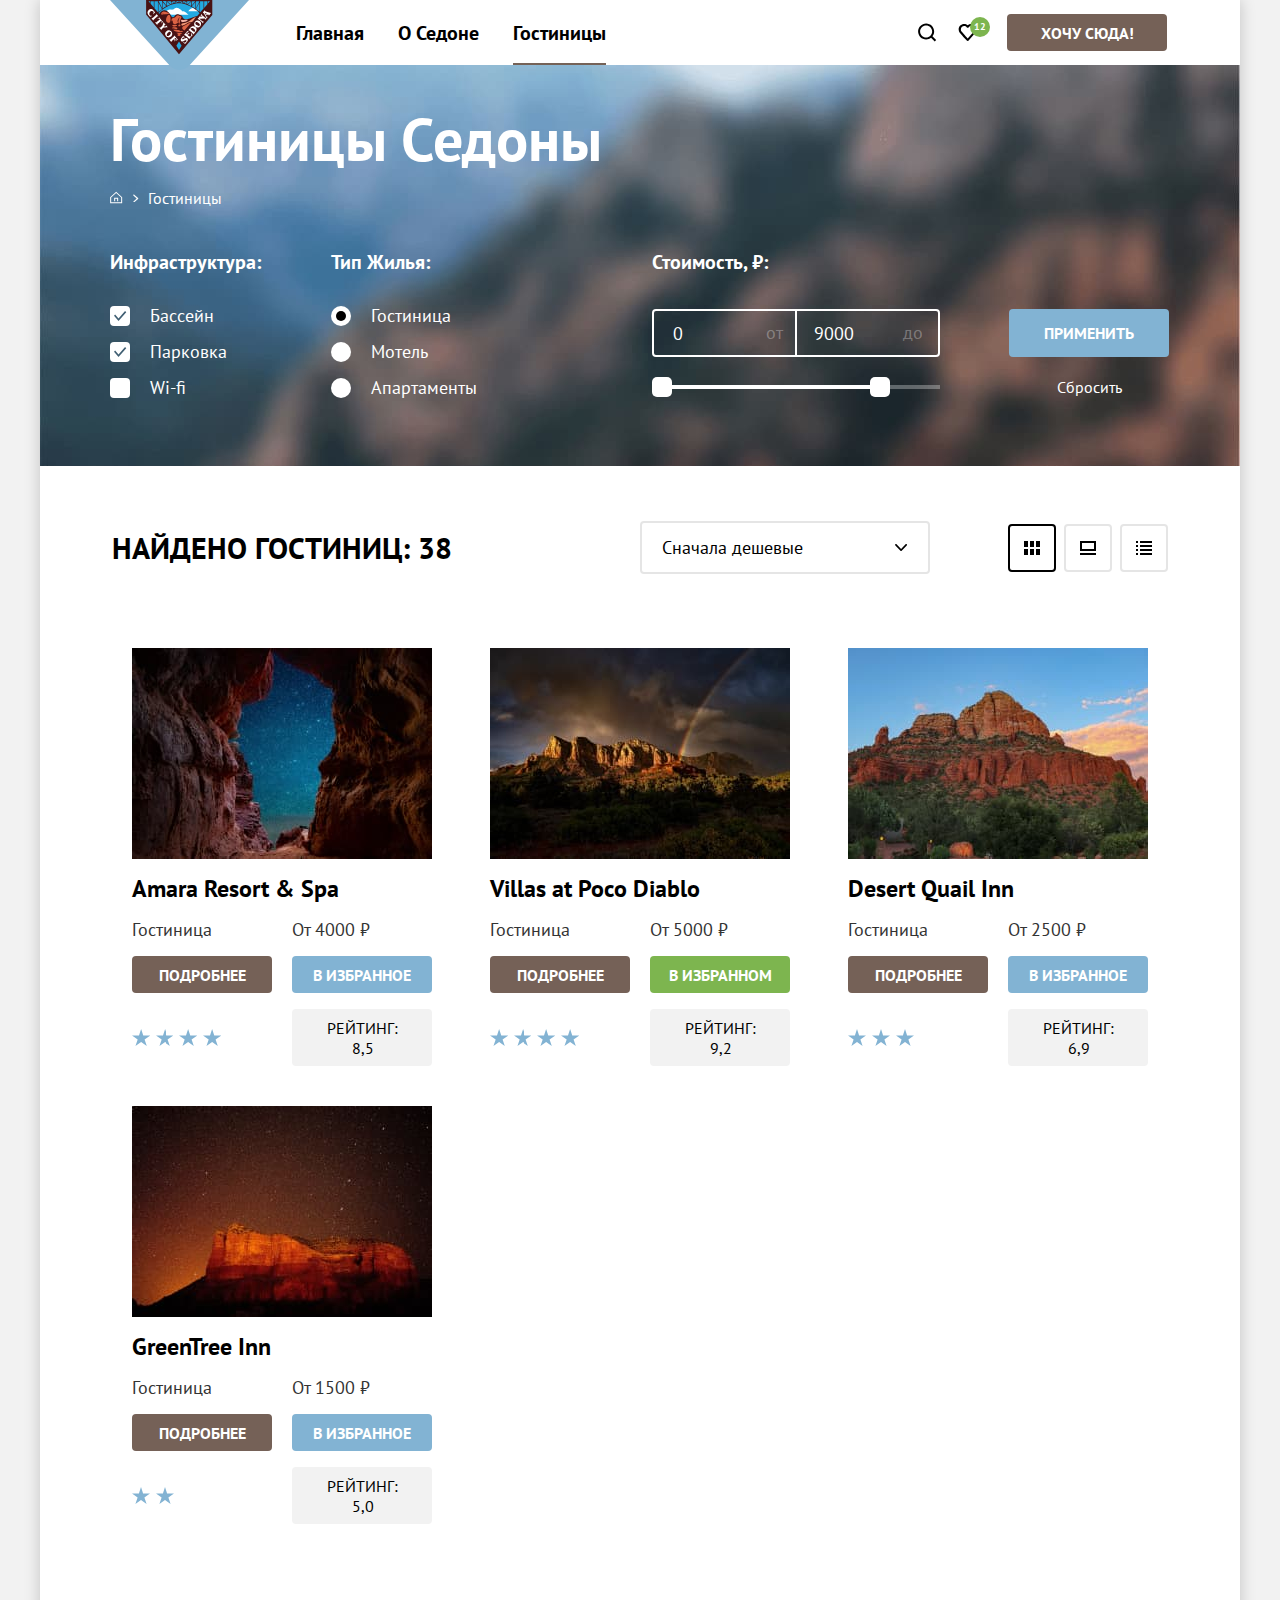
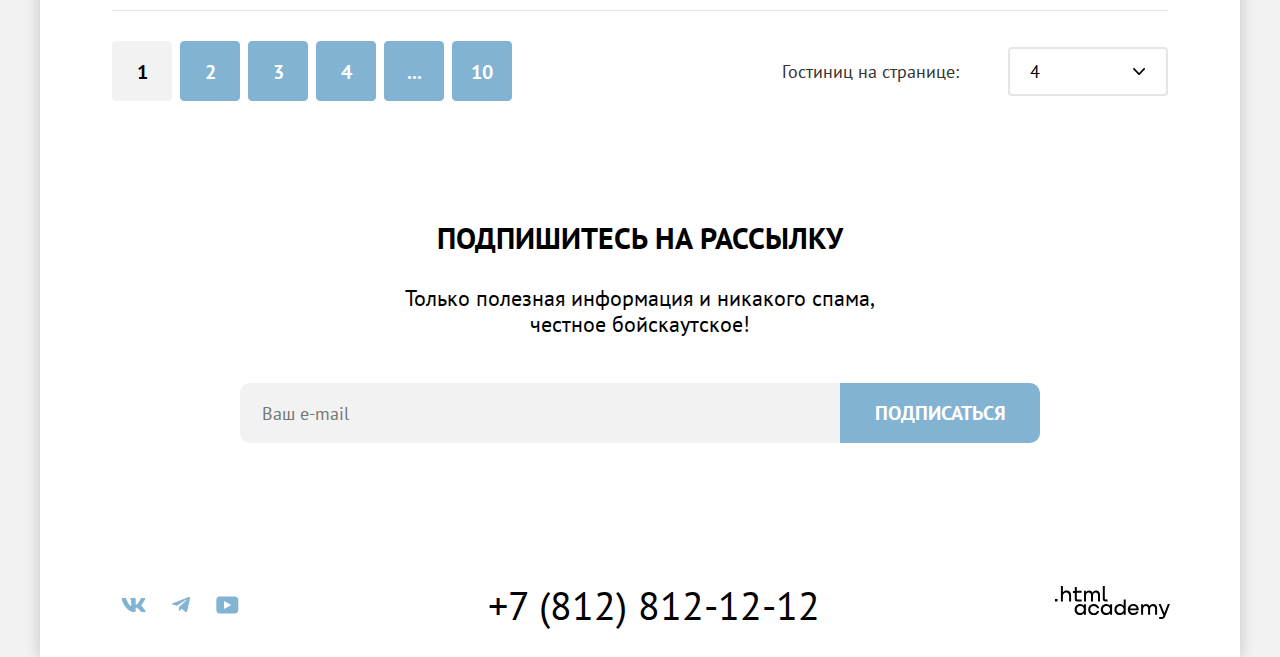
<file: catalog.html>
<!DOCTYPE html>
<html lang="ru">
  <head>
    <meta charset="utf-8">
    <title>HTML Academy: Седона</title>
    <link rel="icon" href="favicon.ico">
    <link rel="icon" type="image/png" href="images/favicon.png">
    <link rel="stylesheet" href="styles/styles.css">
  </head>
  <body>
    <div class="body-container">
      <header class="page-header">
        <nav class="navigation">
          <div class="navigation-container">
            <a class="navigation-logo-link" href="index.html">
              <img class="navigation-logo" src="images/logo-sedona.svg" width="139" height="70" alt="Логотип Седоны.">
            </a>
            <ul class="navigation-list navigation-list-1">
              <li class="navigation-item">
                <a class="navigation-link" href="index.html">
                  Главная
                </a>
              </li>
              <li class="navigation-item">
                <a class="navigation-link" href="#">
                  О Седоне
                </a>
              </li>
              <li class="navigation-item">
                <a class="navigation-link navigation-link-current" href="catalog.html">
                  Гостиницы
                </a>
              </li>
            </ul>
            <ul class="navigation-list navigation-list-2">
              <li class="navigation-item">
                <a class="navigation-link navigation-link-search" href="#">
                  <span class="visually-hidden">
                    Поиск.
                  </span>
                </a>
              </li>
              <li class="navigation-item">
                <a class="navigation-link navigation-link-favourite" href="#">
                  <span class="visually-hidden">
                    Избранное.
                  </span>
                  <span class="favourite-number">
                    12
                  </span>
                </a>
              </li>
              <li class="navigation-item">
                <a class="navigation-link button button-navigation" href="#"> <!--ссылка на модальное окно-->
                  Хочу сюда!
                </a>
              </li>
            </ul>
          </div>
        </nav>
      </header>
      <!-- Начало основной части-->
      <main class="main-catalog">
        <div class="filter-container">
          <header class="inner-header">
            <h1 class="inner-header-title">Гостиницы Седоны</h1>
            <ol class="breadcrumbs">
              <li class="breadcrumbs-item">
                <a class="breadcrumbs-link" href="index.html">
                  <span class="visually-hidden">Главная.</span>
                  <svg class="breadcrumbs-icon" aria-hidden="true" focusable="false" width="13" height="13" fill="none" xmlns="http://www.w3.org/2000/svg">
                    <path fill-rule="evenodd" clip-rule="evenodd" d="m.16 6.15 6-5.5 6 5.5v6.2h-12v-6.2Zm1 .4v4.8h10v-4.8l-5-4.5-5 4.5Zm4 3.8h-1v-3.5h4v3.5h-1v-2.5h-2v2.5Z"/>
                  </svg>
                </a>
              </li>
              <li class="breadcrumbs-item">
                <a class="breadcrumbs-link" href="catalog.html">
                  <span aria-label="hotels.">Гостиницы</span>
                  <span class="icon-arrow"></span>
                </a>
              </li>
            </ol>
          </header>
          <section class="filter">
            <h2 class="visually-hidden">Фильтр гостиниц.</h2>
            <form class="filter-form" action="https://echo.htmlacademy.ru/" method="post">
              <fieldset class="filter-form-infrastructure">
                <legend class="filter-form-title">
                  Инфраструктура:
                </legend>
                <ul class="filter-form-list">
                  <li class="filter-form-item">
                    <label class="control" for="button-checkbox-pool">
                      <input class="visually-hidden filter-form-infrastructure-button" type="checkbox" name="pool" id="button-checkbox-pool" checked>
                      <span class="control-mark"></span>
                      Бассейн
                    </label>
                  </li>
                  <li class="filter-form-item">
                    <label class="control" for="button-checkbox-parking">
                      <input class="visually-hidden filter-form-infrastructure-button" type="checkbox" name="parking" id="button-checkbox-parking" checked>
                      <span class="control-mark"></span>
                      Парковка
                    </label>
                  </li>
                  <li class="filter-form-item">
                    <label class="control" for="button-checkbox-wi-fi">
                      <input class="visually-hidden filter-form-infrastructure-button" type="checkbox" name="wi-fi" id="button-checkbox-wi-fi">
                      <span class="control-mark"></span>
                      Wi-fi
                    </label>
                  </li>
                </ul>
              </fieldset>
              <fieldset class="filter-form-housing">
                <legend class="filter-form-title">
                  Тип жилья:
                </legend>
                <ul class="filter-form-list">
                  <li class="filter-form-item">
                    <label class="control" for="button-radio-hotel">
                      <input class="visually-hidden filter-form-housing-button" type="radio" name="type-of-housing" value="hotel" id="button-radio-hotel" checked>
                      <span class="control-mark-radio"></span>
                      Гостиница
                    </label>
                  </li>
                  <li class="filter-form-item">
                    <label class="control" for="button-radio-motel">
                      <input class="visually-hidden filter-form-housing-button" type="radio" name="type-of-housing" value="motel" id="button-radio-motel">
                      <span class="control-mark-radio"></span>
                      Мотель
                    </label>
                  </li>
                  <li class="filter-form-item">
                    <label class="control" for="button-radio-appartments">
                      <input class="visually-hidden filter-form-housing-button" type="radio" name="type-of-housing" value="appartments" id="button-radio-appartments">
                      <span class="control-mark-radio"></span>
                      Апартаменты
                    </label>
                  </li>
                </ul>
              </fieldset>
              <fieldset class="filter-form-cost">
                <legend class="filter-form-title filter-form-title-cost">
                  Стоимость, ₽:
                </legend>
                <div class="filter-range">
                  <div class="filter-form-item-cost">
                    <label class="visually-hidden" for="cost-min">Нижний порог стоимости.</label>
                    <input class="filter-form-cost-min" type="number" name="cost-min" value="0" id="cost-min" placeholder="0">
                    <label class="visually-hidden" for="cost-max">Верхний порог стоимости.</label>
                    <input class="filter-form-cost-max" type="number" name="cost-max" value="9000" id="cost-max" placeholder="9000">
                  </div>
                  <div class="filter-range-scale">
                    <div class="filter-range-bar" style="left: 0; width: 218px;">
                      <button class="range-toggle toggle-min" type="button">
                        <span class="visually-hidden">Изменить минимальную цену.</span>
                      </button>
                      <button class="range-toggle toggle-max" type="button">
                        <span class="visually-hidden">Изменить максимальную цену.</span>
                      </button>
                    </div>
                  </div>
                </div>
              </fieldset>
              <fieldset class="filter-form-buttons">
                <legend class="filter-form-title visually-hidden">
                  Управление формой.
                </legend>
                <ul class="filter-form-list">
                  <li class="filter-form-item">
                    <button class="button-filter">Применить</button>
                  </li>
                  <li class="filter-form-item">
                    <button class="button-filter-reset" type="reset">Сбросить</button>
                  </li>
                </ul>
              </fieldset>
            </form>
          </section>
        </div>
        <section class="found-hotels">
          <div class="sorting-container">
            <h2 class="found-hotels-title">Найдено гостиниц:</h2>
            <span class="number-hostel">38</span>
            <details class="dropdown">
              <summary class="button-dropdown">Сначала дешевые</summary>
              <span class="visually-hidden">Способы сортировки.</span>
              <div class="dropdown-menu-show">
                <a class="dropdown-item" href="#">Сначала дешевые</a>
                <a class="dropdown-item" href="#">Сначала дорогие</a>
                <a class="dropdown-item" href="#">Сначала популярные</a>
              </div>
            </details>
            <a class="button-list-view button-list-view-current button-list-view-table" href="#">
              <span class="visually-hidden">Показать таблицей.</span>
            </a>
            <a class="button-list-view button-list-view-slideshow" href="#">
              <span class="visually-hidden">Показать слайдером.</span>
            </a>
            <a class="button-list-view button-list-view-list" href="#">
              <span class="visually-hidden">Показать списком.</span>
            </a>
          </div>
          <ul class="product-card-list">
            <li class="product-card">
              <a class="product-card-link" href="#">
                <img class="product-card-image" src="images/hotel-1.jpg" width="300" height="211" alt="Вид из пещеры на звездное небо.">
                <h3 class="product-card-title">Amara Resort & Spa</h3>
              </a>
              <p class="type-of-housing">Гостиница</p>
              <b class="product-card-cost">От 4000 ₽</b>
              <a class="button product-card-button" href="#">подробнее</a>
              <button class="button product-card-button button-favourite">в избранное</button>
              <div class="product-card-stars" data-stars="4" aria-label="рейтинг - четыре звезды.">
              </div>
              <span class="rate-of-hotel">Рейтинг: 8,5</span>
            </li>
            <li class="product-card">
              <a class="product-card-link" href="#">
                <img class="product-card-image" src="images/hotel-2.jpg" width="300" height="211" alt="Вид на красные скалы на фоне облачного неба с радугой.">
                <h3 class="product-card-title">Villas at Poco Diablo</h3>
              </a>
              <p class="type-of-housing">Гостиница</p>
              <b class="product-card-cost">От 5000 ₽</b>
              <a class="button product-card-button" href="#">подробнее</a>
              <button class="button product-card-button button-favourite button-favourite-current">в избранном</button>
              <div class="product-card-stars" data-stars="4" aria-label="рейтинг - четыре звезды."></div>
              <span class="rate-of-hotel">Рейтинг: 9,2</span>
            </li>
            <li class="product-card">
              <a class="product-card-link" href="#">
                <img class="product-card-image" src="images/hotel-3.jpg" width="300" height="211" alt="Вид на красные скалы около отеля в ясную погоду.">
                <h3 class="product-card-title">Desert Quail Inn</h3>
              </a>
              <p class="type-of-housing">Гостиница</p>
              <b class="product-card-cost">От 2500 ₽</b>
              <a class="button product-card-button" href="#">подробнее</a>
              <button class="button product-card-button button-favourite">в избранное</button>
              <div class="product-card-stars" data-stars="3" aria-label="рейтинг - три звезды."></div>
              <span class="rate-of-hotel">Рейтинг: 6,9</span>
            </li>
            <li class="product-card">
              <a class="product-card-link" href="#">
                <img class="product-card-image" src="images/hotel-4.jpg" width="300" height="211" alt="Ночной вид на красные скалы со звездным небом. Преобладают красно-черные тона.">
                <h3 class="product-card-title">GreenTree Inn</h3>
              </a>
              <p class="type-of-housing">Гостиница</p>
              <b class="product-card-cost">От 1500 ₽</b>
              <a class="button product-card-button" href="#">подробнее</a>
              <button class="button product-card-button button-favourite">в избранное</button>
              <div class="product-card-stars" data-stars="2" aria-label="рейтинг - две звезды."></div>
              <span class="rate-of-hotel">Рейтинг: 5,0</span>
            </li>
          </ul>
          <div class="pagination-container">
            <ul class="pagination">
              <li class="pagination-item">
                <a class="pagination-link pagination-current">1</a>
              </li>
              <li class="pagination-item">
                <a class="pagination-link" href="#">2</a>
              </li>
              <li class="pagination-item">
                <a class="pagination-link" href="#">3</a>
              </li>
              <li class="pagination-item">
                <a class="pagination-link" href="#">4</a>
              </li>
              <li class="pagination-item">
                <a class="pagination-link" href="#" aria-label="первая скрытая страница.">...</a>
              </li>
              <li class="pagination-item">
                <a class="pagination-link" href="#">10</a>
              </li>
            </ul>
            <div class="number-of-hostels-container">
              <p class="hostels-at-list">Гостиниц на странице:</p>
              <details class="hostels-at-list-dropdown">
                <summary class="button-dropdown">4</summary>
                <span class="visually-hidden">Количество гостиниц, отображаемых на одной странице.</span>
                <div class="dropdown-menu-show">
                  <a class="dropdown-item" href="#">1</a>
                  <a class="dropdown-item" href="#">2</a>
                  <a class="dropdown-item" href="#">3</a>
                  <a class="dropdown-item" href="#">4</a>
                  <a class="dropdown-item" href="#">5</a>
                  <a class="dropdown-item" href="#">6</a>
                </div>
              </details>
            </div>
          </div>
        </section>
      </main>
      <!--Начало футера-->
      <footer class="page-footer">
        <section class="footer-newsletter-catalog">
          <h2 class="newsletter-email-subscribe">Подпишитесь на рассылку</h2>
          <p class="newsletter-description">Только полезная информация и никакого спама,<br>честное бойскаутское!</p>
          <form class="newsletter-form" action="https://echo.htmlacademy.ru/" method="post">
            <label class="visually-hidden" for="newsletter-email">Форма подписки на рассылку.</label>
            <input class="newsletter-form-field" type="email" name="newsletter-email" id="newsletter-email" placeholder="Ваш e-mail" required>
            <button class="button newsletter-button" type="submit">
              Подписаться
            </button>
          </form>
        </section>
        <section class="footer-social-contacts-logo">
          <h2 class="visually-hidden">Социальные сети, контакты.</h2>
          <ul class="footer-list">
            <li class="footer-item">
              <ul class="footer-social-list">
                <li class="footer-social-item">
                  <a class="social-button" href="#">
                    <span class="visually-hidden">ВКонтакте.</span>
                    <svg class="footer-social-icon" aria-hidden="true" focusable="false" width="25" height="14" fill="none" xmlns="http://www.w3.org/2000/svg">
                      <path fill-rule="evenodd" clip-rule="evenodd" d="M24.12.95c.16-.55 0-.95-.8-.95H20.7c-.67 0-.98.35-1.15.73 0 0-1.33 3.2-3.22 5.27-.61.6-.9.8-1.23.8-.16 0-.41-.2-.41-.74V.95c0-.66-.19-.95-.74-.95H9.82c-.42 0-.67.3-.67.6 0 .61.95.76 1.04 2.5v3.8c0 .84-.15.99-.48.99-.9 0-3.06-3.21-4.34-6.89-.25-.71-.5-1-1.18-1H1.57c-.75 0-.9.35-.9.73 0 .68.89 4.07 4.14 8.55 2.17 3.06 5.23 4.72 8 4.72 1.68 0 1.88-.37 1.88-1v-2.32c0-.73.16-.88.7-.88.38 0 1.05.2 2.6 1.67 1.79 1.75 2.08 2.53 3.08 2.53h2.63c.75 0 1.12-.37.9-1.1-.23-.72-1.08-1.77-2.2-3.02-.62-.7-1.54-1.47-1.82-1.86-.39-.49-.28-.7 0-1.14 0 0 3.2-4.43 3.54-5.93Z"/>
                    </svg>
                  </a>
                </li>
                <li class="footer-social-item">
                  <a class="social-button" href="#">
                    <span class="visually-hidden">Телеграм.</span>
                    <svg class="footer-social-icon" aria-hidden="true" focusable="false" width="18" height="16" fill="none" xmlns="http://www.w3.org/2000/svg">
                      <path d="M16.79.1.84 6.25c-1.09.43-1.08 1.04-.2 1.31l4.1 1.28 9.47-5.98c.44-.27.85-.12.52.18L7.05 9.96l-.28 4.22c.41 0 .6-.19.83-.41l1.99-1.93 4.13 3.05c.77.42 1.31.2 1.5-.7l2.72-12.8c.28-1.12-.43-1.62-1.16-1.3Z"/>
                    </svg>
                  </a>
                </li>
                <li class="footer-social-item">
                  <a class="social-button" href="#">
                    <span class="visually-hidden">Ютуб.</span>
                    <svg class="footer-social-icon" aria-hidden="true" focusable="false" width="23" height="18" viewBox="0 0 23 18" fill="none" xmlns="http://www.w3.org/2000/svg">
                      <path d="M18.9402 0.5H3.50738C1.64668 0.5 0.333252 2.09375 0.333252 3.9V13.9937C0.333252 15.9062 1.64668 17.5 3.50738 17.5H19.1591C20.8009 17.5 22.3333 15.9062 22.3333 14.1V3.9C22.1143 2.09375 20.8009 0.5 18.9402 0.5ZM7.99494 13.0375V4.9625L15.3283 9L7.99494 13.0375Z"/>
                    </svg>
                  </a>
                </li>
              </ul>
            </li>
            <li class="footer-item">
              <address class="footer-item-address">
                <a class="footer-contacts-address-phone" href="tel:+78128121212">+7 (812) 812-12-12</a>
              </address>
            </li>
            <li class="footer-item">
              <a class="footer-logo-link" href="https://htmlacademy.ru/">
                <span class="visually-hidden">Ссылка на сайт HTML academy.</span>
                <svg class="footer-logo" aria-hidden="true" focusable="false" width="115" height="33" fill="none" xmlns="http://www.w3.org/2000/svg">
                  <path d="M0 12.9v2.6h2.5v-2.6H0ZM11.6 4.5c-1.6 0-2.8.7-3.6 1.7h-.1V0h-2v15.5h2v-5.3c0-2.1 1.3-3.6 3.3-3.6 1.8 0 2.9 1.4 2.9 3.2v5.7h2V9.4c.1-3-1.8-4.9-4.5-4.9ZM26.6 4.8h-4.8V1.1h-2v3.8h-1.9v2h1.9v6c0 1.7 1 2.7 2.7 2.7h4.1v-2h-3.7c-.7 0-1.1-.4-1.1-1.1V6.8h4.8v-2ZM41.1 4.6c-1.6 0-2.9.8-3.5 2.1h-.1c-.6-1.2-1.8-2.1-3.4-2.1-1.4 0-2.5.8-3.1 1.8h-.1V4.8H29v10.6h2V10c0-2 1-3.5 2.6-3.5 1.5 0 2.4 1 2.4 2.6v6.3h2V9.8c0-2.4 1.4-3.3 2.6-3.3 1.5 0 2.4 1 2.4 2.6v6.3h2V8.9c.1-2.5-1.4-4.3-3.9-4.3ZM47.8 12.7c0 1.7 1 2.7 2.8 2.7h2v-2h-1.7c-.7 0-1.1-.4-1.1-1.1V0h-2v12.7ZM28.9 19.7c-.9-1.1-2.2-1.8-3.9-1.8-3.1 0-5.4 2.3-5.4 5.6s2.3 5.6 5.4 5.6c1.8 0 3-.8 3.8-1.9h.1v1.6h2V18.2h-2v1.5Zm-3.6 7.4c-2.2 0-3.6-1.6-3.6-3.6s1.4-3.6 3.6-3.6 3.6 1.6 3.6 3.6c0 1.9-1.4 3.6-3.6 3.6ZM44.2 22c-.5-2.4-2.6-4.1-5.4-4.1a5.4 5.4 0 0 0-5.6 5.6c0 3.1 2.2 5.6 5.6 5.6 2.8 0 4.9-1.8 5.4-4.2h-2.1a3.4 3.4 0 0 1-3.3 2.3c-2.2 0-3.6-1.6-3.6-3.6s1.4-3.6 3.6-3.6c1.6 0 2.8 1 3.3 2.2h2.1V22ZM55.1 19.7c-.9-1.1-2.2-1.8-3.9-1.8-3.1 0-5.4 2.3-5.4 5.6s2.3 5.6 5.4 5.6c1.8 0 3-.8 3.8-1.9h.1v1.6h2V18.2h-2v1.5Zm-3.6 7.4c-2.2 0-3.6-1.6-3.6-3.6s1.4-3.6 3.6-3.6 3.6 1.6 3.6 3.6c0 1.9-1.5 3.6-3.6 3.6ZM68.7 19.8c-.9-1.1-2.2-1.9-3.9-1.9-3.1 0-5.4 2.3-5.4 5.6s2.2 5.6 5.4 5.6c1.7 0 3-.8 3.8-1.8h.1v1.5h2V13.4h-2v6.4Zm-3.6 7.3c-2.2 0-3.6-1.6-3.6-3.6s1.4-3.6 3.6-3.6 3.6 1.6 3.6 3.6c-.1 2-1.5 3.6-3.6 3.6ZM78.3 17.9c-3.3 0-5.5 2.5-5.5 5.6 0 3 2.1 5.6 5.5 5.6 2.5 0 4.5-1.3 5.2-3.6h-2.1c-.5 1-1.6 1.6-3 1.6-1.9 0-3.3-1.3-3.4-2.9h8.8c.2-3.6-2-6.3-5.5-6.3Zm0 1.9c1.7 0 3 1 3.3 2.6h-6.5c.3-1.5 1.5-2.6 3.2-2.6ZM98.2 17.9c-1.6 0-2.9.8-3.6 2h-.1c-.6-1.2-1.8-2-3.4-2-1.4 0-2.5.7-3.1 1.8v-1.5h-1.9v10.6h2v-5.4c0-2 1-3.4 2.6-3.5 1.5 0 2.4 1 2.4 2.6v6.3h2v-5.6c0-2.4 1.4-3.3 2.6-3.3 1.5 0 2.4 1 2.4 2.6v6.3h2v-6.5c.1-2.6-1.4-4.4-3.9-4.4ZM109.4 27l-3.6-8.9h-2.2l4.8 11.6c-.3.9-.7 1.2-1.7 1.2h-2.5v2h2.5c1.8 0 2.8-.8 3.5-2.6l4.7-12.2h-2.1l-3.4 8.9Z"/>
                </svg>
              </a>
            </li>
          </ul>
        </section>
      </footer>
    </div>
  </body>
</html>
</file>
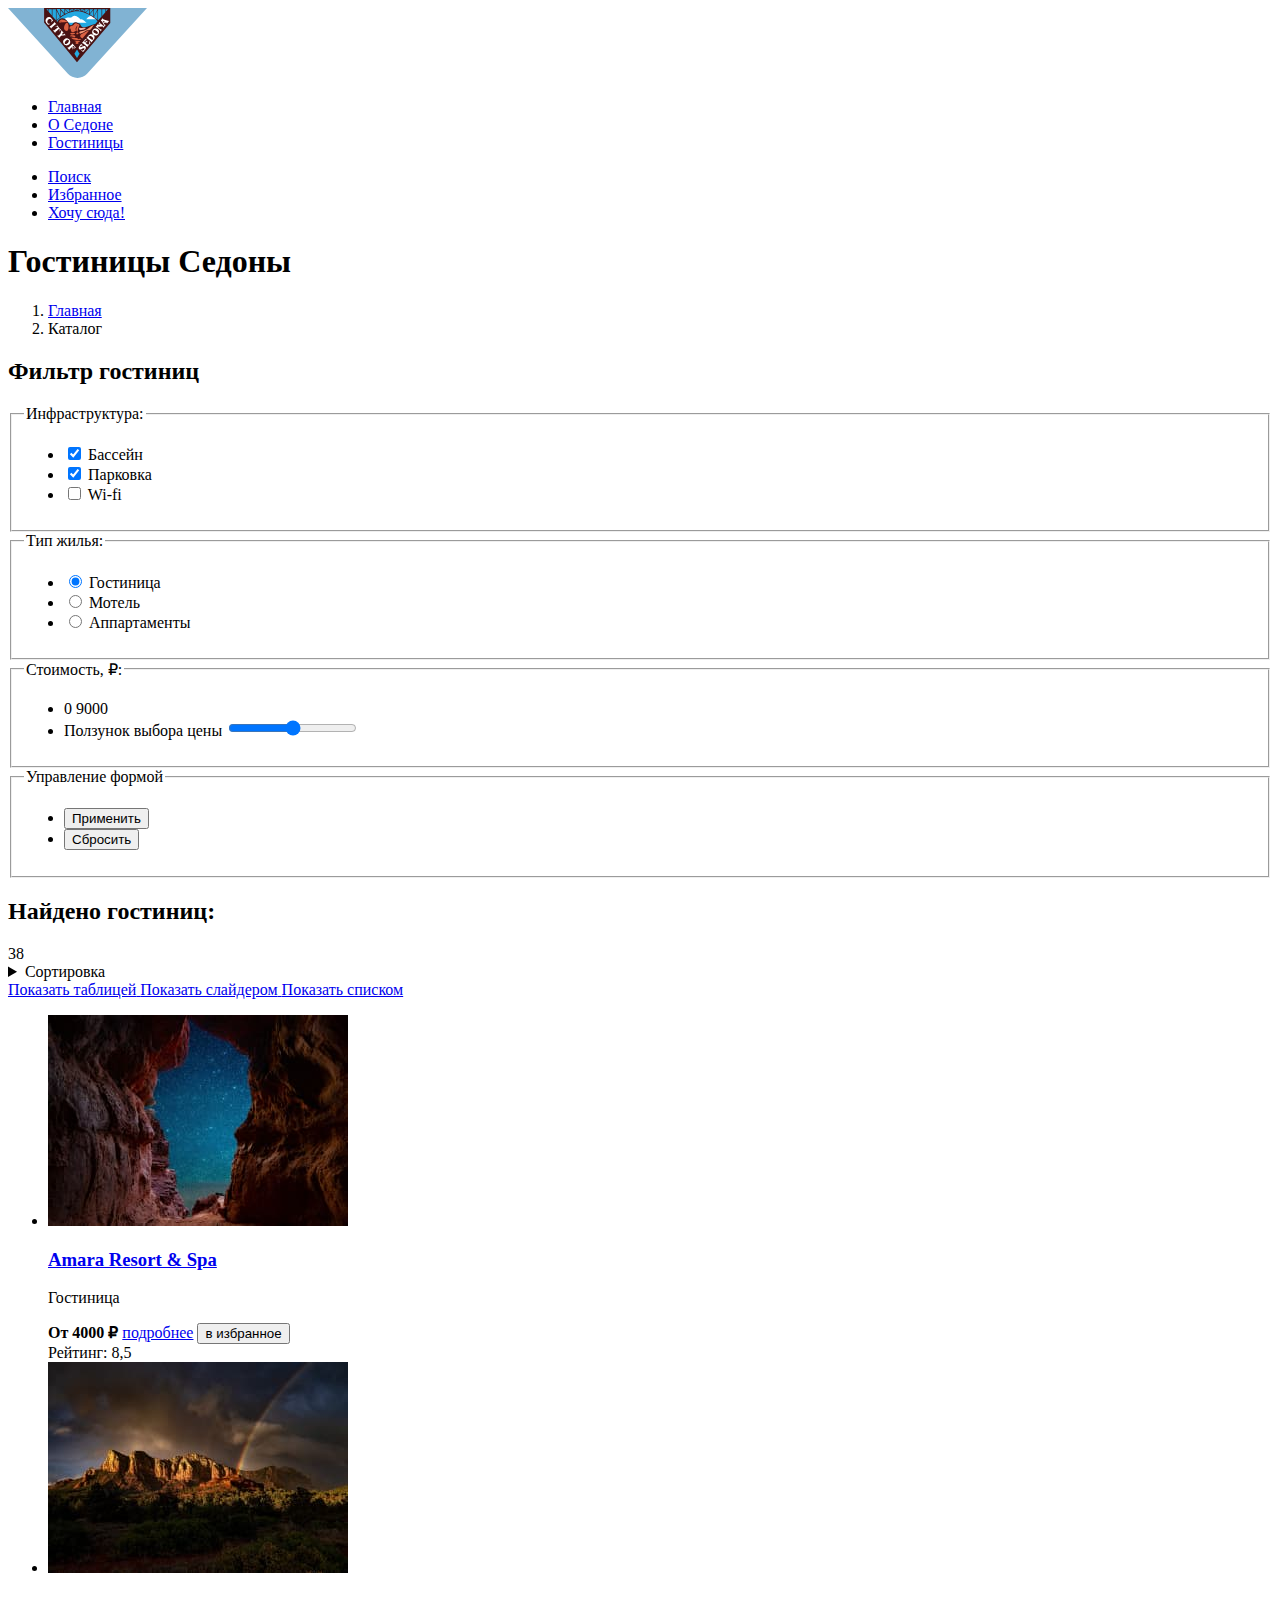
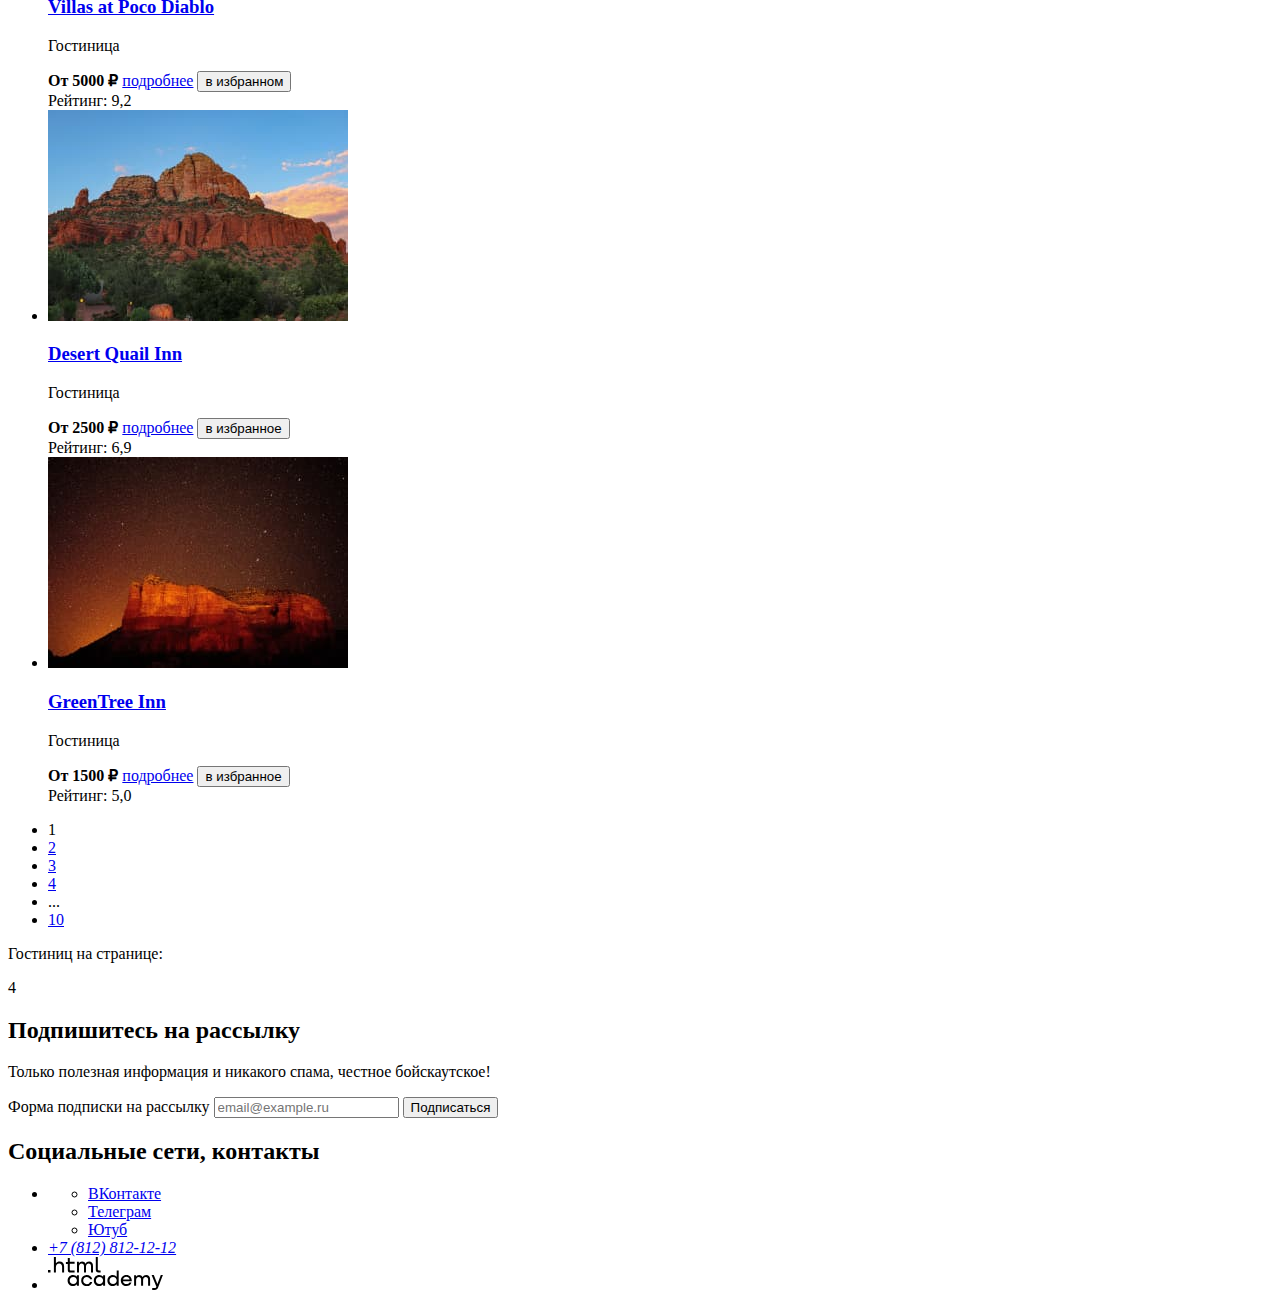
<file: 3/catalog.html>
<!DOCTYPE html>
<html lang="ru">
  <head>
    <meta charset="utf-8">
    <title>HTML Academy: Седона</title>
    <base href="https://htmlacademy-htmlcss.github.io/2094077-sedona-34/3/">
</head>
  <body>
    <header class="page-header">
      <nav class="navigation">
        <a class="navigation-logo-link" href="index.html">
          <img class="navigation-logo" src="images/logo-sedona.svg" width="139" height="70" alt="Логотип Седоны">
        </a>
        <ul class="navigation-list">
          <li class="navigation-item navigation-item-current">
            <a class="navigation-link" href="index.html">
              Главная
            </a>
          </li>
          <li class="navigation-item">
            <a class="navigation-link" href="#">
              О Седоне
            </a>
          </li>
          <li class="navigation-item button-search-hotel">
            <a class="navigation-link" href="catalog.html">
              Гостиницы
            </a>
          </li>
        </ul>
        <ul class="navigation-list">
          <li class="navigation-item">
            <a class="navigation-link" href="#">
              <span class="visually-hidden">
                Поиск
              </span>
            </a>
          </li>
          <li class="navigation-item">
            <a class="navigation-link" href="#">
              <span class="visually-hidden">
                Избранное
              </span>
            </a>
          </li>
          <li class="navigation-item">
            <a class="navigation-link" href="#"> <!--ссылка на модальное окно-->
              Хочу сюда!
            </a>
          </li>
        </ul>
      </nav>
    </header>
    <!-- Начало основной части-->
    <main class="main-catalog">
      <header class="inner-header">
        <h1 class="inner-header-title">Гостиницы Седоны</h1>
          <ol class="breadcrumbs">
          <li class="breadcrumbs-item">
            <a class="breadcrumbs-link visually-hidden" href="index.html">Главная</a>
          </li>
          <li class="breadcrumbs-item">
            <a class="breadcrumbs-link">Каталог</a>
          </li>
        </ol>
      </header>
      <section class="filter">
        <h2 class="visually-hidden">Фильтр гостиниц</h2>
        <form class="filter-form" action="https://echo.htmlacademy.ru/" method="post">
          <fieldset class="filter-form-infrastructure">
            <legend class="filter-form-title">
              Инфраструктура:
            </legend>
            <ul class="filter-form-list">
              <li class="filter-form-item">
                <input class="filter-form-infrastructure-button" type="checkbox" name="pool" id="button-checkbox-pool" checked>
                <label for="button-checkbox-pool">Бассейн</label>
              </li>
              <li class="filter-form-item">
                <input class="filter-form-infrastructure-button" type="checkbox" name="parking" id="button-checkbox-parking" checked>
                <label for="button-checkbox-parking">Парковка</label>
              </li>
              <li class="filter-form-item">
                <input class="filter-form-infrastructure-button" type="checkbox" name="wi-fi" id="button-checkbox-wi-fi">
                <label for="button-checkbox-wi-fi">Wi-fi</label>
              </li>
            </ul>
          </fieldset>
          <fieldset class="filter-form-housing">
            <legend class="filter-form-title">
              Тип жилья:
            </legend>
            <ul class="filter-form-list">
              <li class="filter-form-item">
                <input class="filter-form-housing-button" type="radio" name="type-of-housing" value="hotel" id="button-radio-hotel" checked>
                <label for="button-radio-hotel">Гостиница</label>
              </li>
              <li class="filter-form-item">
                <input class="filter-form-housing-button" type="radio" name="type-of-housing" value="motel" id="button-radio-motel">
                <label for="button-radio-motel">Мотель</label>
              </li>
              <li class="filter-form-item">
                <input class="filter-form-housing-button" type="radio" name="type-of-housing" value="appartments" id="button-radio-appartments">
                <label for="button-radio-appartments">Аппартаменты</label>
              </li>
            </ul>
          </fieldset>
          <fieldset class="filter-form-cost">
            <legend class="filter-form-title">
              Стоимость, ₽:
            </legend>
            <ul class="filter-form-list">
              <li class="filter-form-item">
                <output name="cost-min">0</output>
                <output name="cost-max">9000</output>
              </li>
              <li class="filter-form-item">
                <label class="visually-hidden" for="slider">Ползунок выбора цены</label>
                <input type="range" min="0" max="10000" step="1" name="cost-slider" id="slider"> <!--Изначально сделал так, обратил внимание на комментарий, если нужно будет - переделаю. Максимальная цены выбрана исходя из пропорций макета, т.е. положения ползунка и указанной цены на выходе. Про реальную стоимость отеля все логично, просто отношение как к учебному макету. Касательно выбора нужного значения - клавиатура и бог в помощь!!!)) Ну а если серьезно, если это может повлиять на итоговую оценку - переделаю.-->
              </li>
            </ul>
          </fieldset>
          <fieldset class="filter-form-buttons">
            <legend class="filter-form-title visually-hidden">
              Управление формой
            </legend>
            <ul class="filter-form-list">
              <li class="filter-form-item">
                <button>Применить</button>
              </li>
              <li class="filter-form-item">
                <button type="reset">Сбросить</button>
              </li>
            </ul>
          </fieldset>
        </form>
      </section>
      <section class="found-hotels">
        <h2 class="found-hotels-title">Найдено гостиниц:</h2>
        <span>38</span>
        <details class="dropdown">
          <summary class="button-dropdown">Сортировка</summary>
          <div class="dropdown-menu-show">
            <a class="dropdown-item" href="#">Сначала дешёвое</a>
            <a class="dropdown-item" href="#">Сначала дорогое</a>
            <a class="dropdown-item" href="#">Сначала популярное</a>
          </div>
        </details>
        <!-- оставил на всякий случай
        <select class="select-found-hotels" aria-label="Сортировка">
          <option value="cheap">Сначала дешёвое</option>
          <option value="expensive">Сначала дорогое</option>
          <option value="popular">Сначала популярное</option>
        </select>
        -->
        <a class="button-list-view" href="#">
          <span class="visually-hidden">Показать таблицей</span>
        </a>
        <a class="button-list-view" href="#">
          <span class="visually-hidden">Показать слайдером</span>
        </a>
        <a class="button-list-view" href="#">
          <span class="visually-hidden">Показать списком</span>
        </a>
        <ul class="product-card-list">
          <li class="product-card">
            <a class="product-card-link" href="#">
              <img class="product-card-image" src="images/hotel-1.jpg" width="300" height="211" alt="Камушки">
              <h3 class="product-card-title">Amara Resort & Spa</h3>
            </a>
            <p class="type-of-housing">Гостиница</p>
            <b class="product-card-cost">От 4000 ₽</b>
            <a class="button product-card-button" href="#">подробнее</a>
            <button class="button product-card-button">в избранное</button>
            <div class="product-card-stars"></div> <!--про дата и ариа атрибут как бы увидел, но не понял какие именно нужны?????? отметка для себя-->
            <span class="rate-of-hotel">Рейтинг: 8,5</span>
          </li>
          <li class="product-card">
            <a class="product-card-link" href="#">
              <img class="product-card-image" src="images/hotel-2.jpg" width="300" height="211" alt="Еще камушки">
              <h3 class="product-card-title">Villas at Poco Diablo</h3>
            </a>
            <p class="type-of-housing">Гостиница</p>
            <b class="product-card-cost">От 5000 ₽</b>
            <a class="button product-card-button" href="#">подробнее</a>
            <button class="button product-card-button">в избранном</button>
            <div class="product-card-stars"></div>
            <span class="rate-of-hotel">Рейтинг: 9,2</span>
          </li>
          <li class="product-card">
            <a class="product-card-link" href="#">
              <img class="product-card-image" src="images/hotel-3.jpg" width="300" height="211" alt="И еще камушки">
              <h3 class="product-card-title">Desert Quail Inn</h3>
            </a>
            <p class="type-of-housing">Гостиница</p>
            <b class="product-card-cost">От 2500 ₽</b>
            <a class="button product-card-button" href="#">подробнее</a>
            <button class="button product-card-button">в избранное</button>
            <div class="product-card-stars"></div>
            <span class="rate-of-hotel">Рейтинг: 6,9</span>
          </li>
          <li class="product-card">
            <a class="product-card-link" href="#">
              <img class="product-card-image" src="images/hotel-4.jpg" width="300" height="211" alt="Не поверишь - снова камушки">
              <h3 class="product-card-title">GreenTree Inn</h3>
            </a>
            <p class="type-of-housing">Гостиница</p>
            <b class="product-card-cost">От 1500 ₽</b>
            <a class="button product-card-button" href="#">подробнее</a>
            <button class="button product-card-button">в избранное</button>
            <div class="product-card-stars"></div>
            <span class="rate-of-hotel">Рейтинг: 5,0</span>
          </li>
        </ul>
        <ul class="pagination">
          <li class="pagination-item">
            <a class="pagination-link pagination-current">1</a>
          </li>
          <li class="pagination-item">
            <a class="pagination-link" href="#">2</a>
          </li>
          <li class="pagination-item">
            <a class="pagination-link" href="#">3</a>
          </li>
          <li class="pagination-item">
            <a class="pagination-link" href="#">4</a>
          </li>
          <li class="pagination-item">
            <span class="pagination-link">...</span>
          </li>
          <li class="pagination-item">
            <a class="pagination-link" href="#">10</a>
          </li>
        </ul>
        <p>Гостиниц на странице:</p>
        <output class="number-of-hostels">4</output>
      </section>
    </main>
    <!--Начало футера-->
    <footer class="page-footer">
      <section class="footer-newsletter">
        <h2 class="newsletter-email-subscribe">Подпишитесь на рассылку</h2>
        <p class="newsletter-description">Только полезная информация и никакого спама, честное бойскаутское!</p>
        <form class="newsletter-form" action="https://echo.htmlacademy.ru/" method="post">
          <label class="visually-hidden" for="newsletter-email">Форма подписки на рассылку</label>
          <input class="newsletter-form-field" type="email" name="newsletter-email" id="newsletter-email" placeholder="email@example.ru">
          <button class="button newsletter-button" type="submit">
            Подписаться
          </button>
        </form>
      </section>
      <section class="footer-social-contacts-logo">
        <h2 class="visually-hidden">Социальные сети, контакты</h2>
        <ul class="footer-list">
          <li class="footer-item">
            <ul class="footer-social-list">
              <li class="footer-social-item">
                <a class="button" href="#">
                  <span class="visually-hidden">ВКонтакте</span>
                </a>
              </li>
              <li class="footer-social-item">
                <a class="button" href="#">
                  <span class="visually-hidden">Телеграм</span>
                </a>
              </li>
              <li class="footer-social-item">
                <a class="button" href="#">
                  <span class="visually-hidden">Ютуб</span>
                </a>
              </li>
            </ul>
          </li>
          <li class="footer-item">
            <address class="footer-item-address">
              <a class="footer-contacts-address-phone" href="tel:+78128121212">+7 (812) 812-12-12</a>
            </address>
          </li>
          <li class="footer-item">
            <a class="footer-logo-link">
              <img class="footer-logo" src="images/logo-html.svg" width="114.9" height="32.9" alt="Логотип HTML academy">
            </a>
          </li>
        </ul>
      </section>
    </footer>
  </body>
</html>
</file>
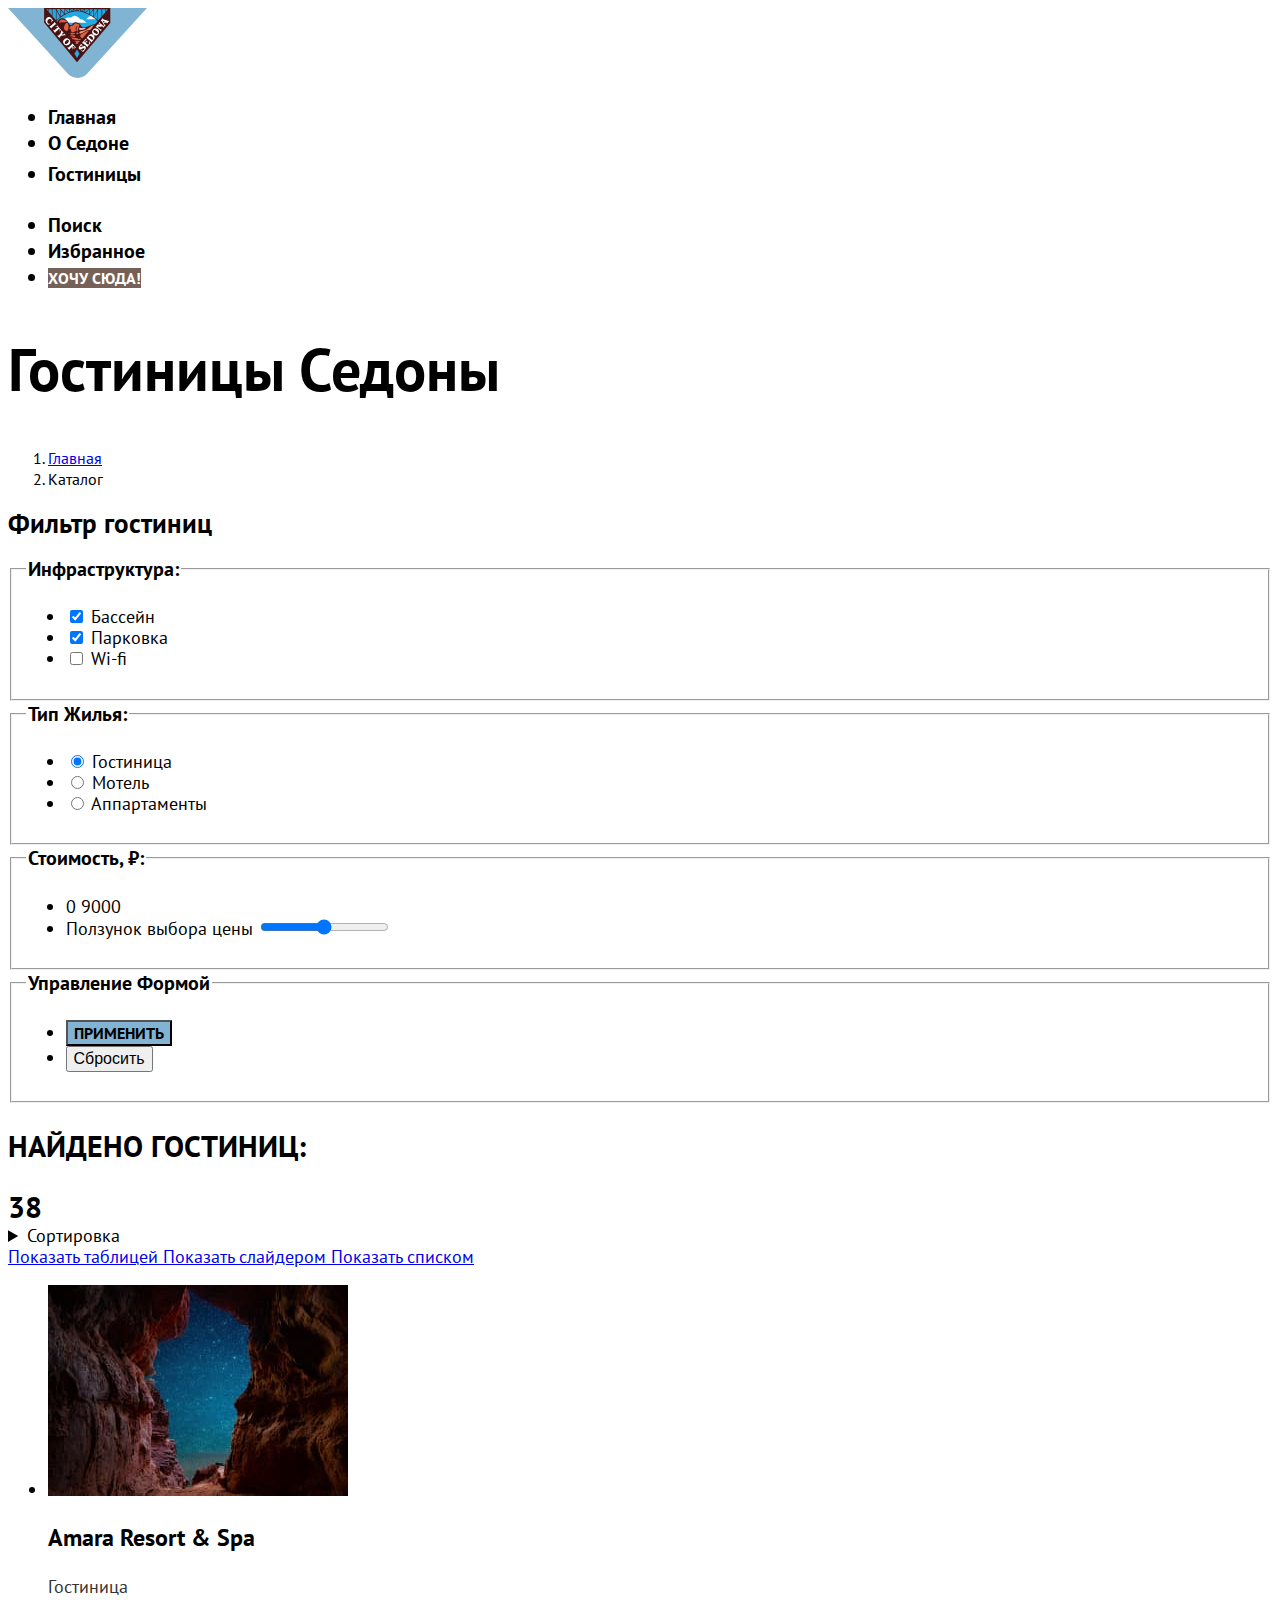
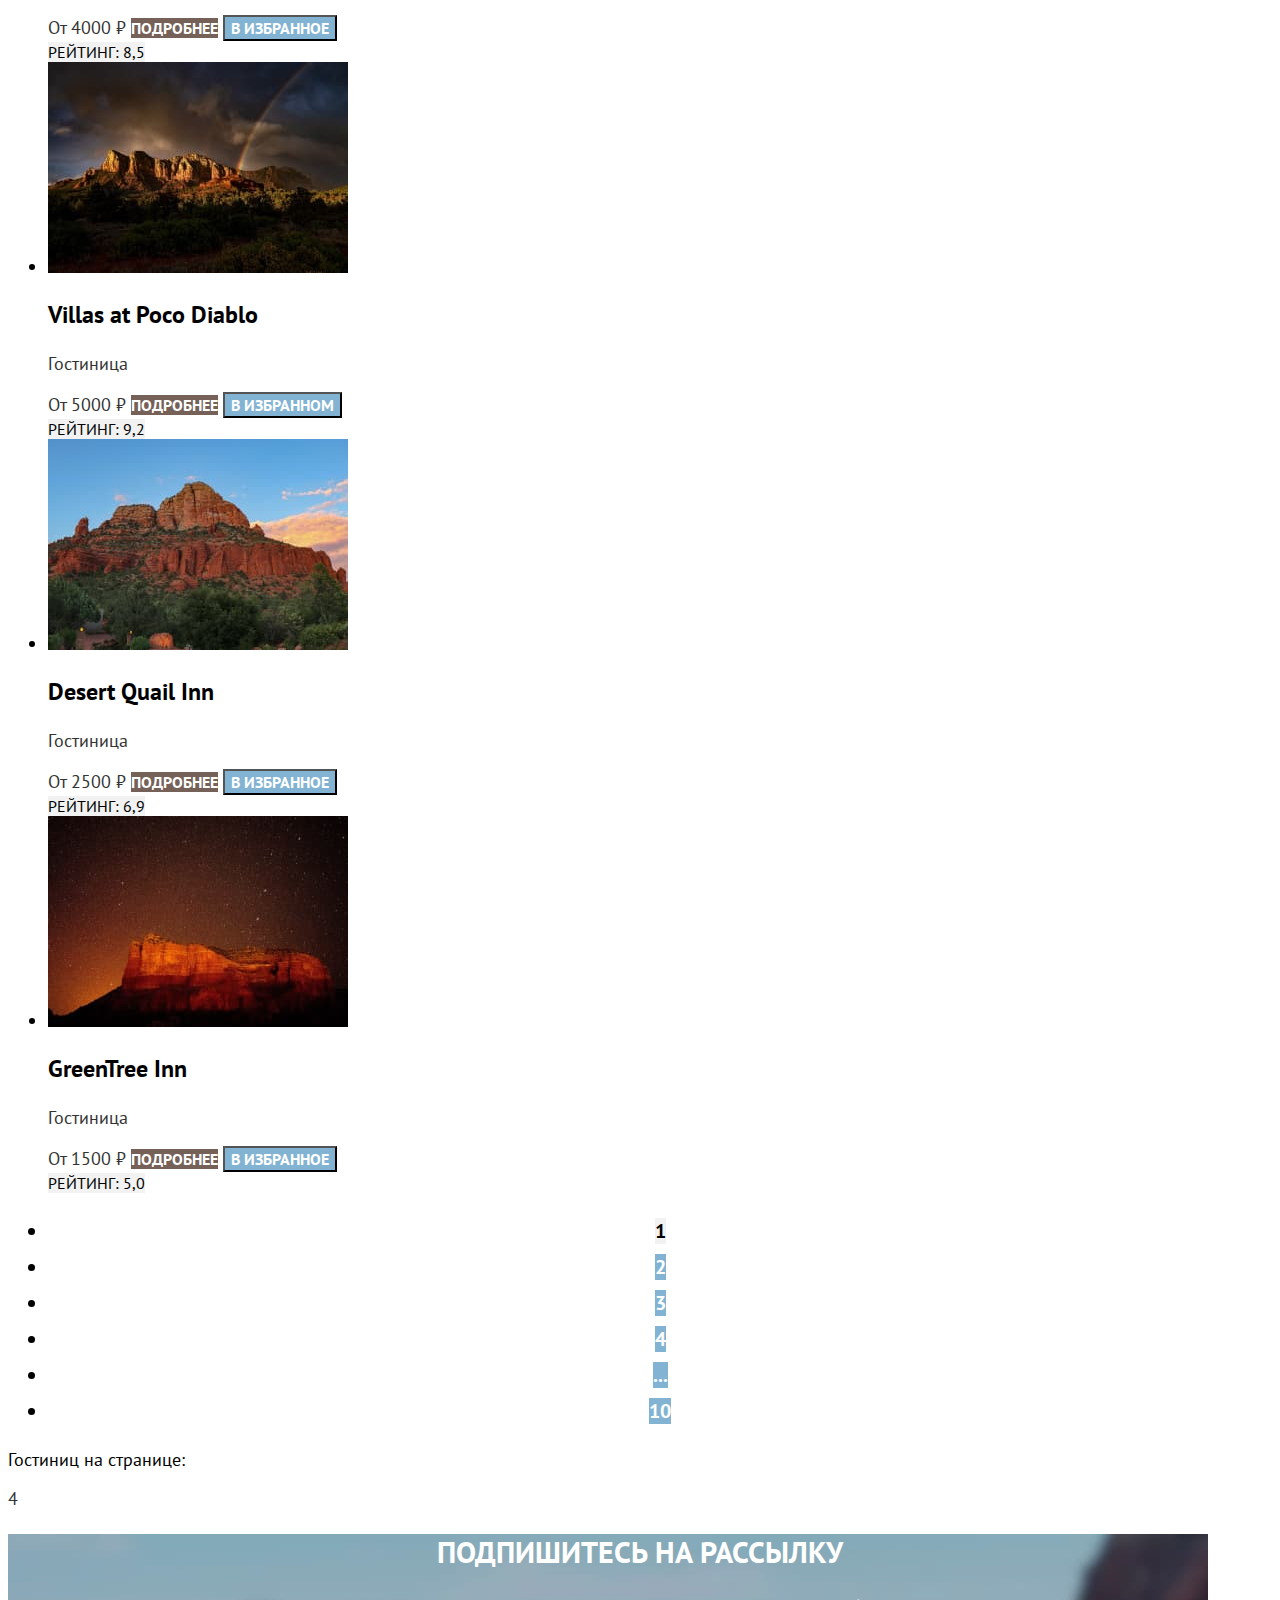
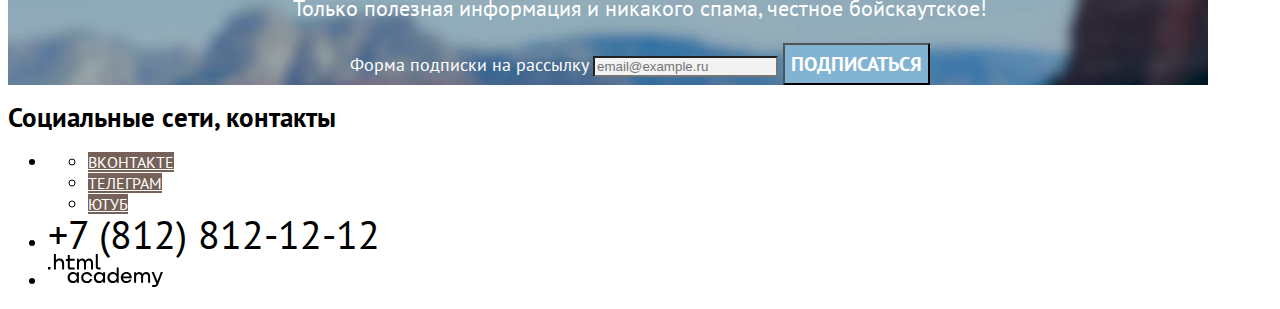
<file: 4/catalog.html>
<!DOCTYPE html>
<html lang="ru">
  <head>
    <meta charset="utf-8">
    <title>HTML Academy: Седона</title>
    <link rel="stylesheet" href="styles/styles.css">
    <base href="https://htmlacademy-htmlcss.github.io/2094077-sedona-34/4/">
</head>
  <body>
    <header class="page-header">
      <nav class="navigation">
        <a class="navigation-logo-link" href="index.html">
          <img class="navigation-logo" src="images/logo-sedona.svg" width="139" height="70" alt="Логотип Седоны">
        </a>
        <ul class="navigation-list">
          <li class="navigation-item navigation-item-current">
            <a class="navigation-link" href="index.html">
              Главная
            </a>
          </li>
          <li class="navigation-item">
            <a class="navigation-link" href="#">
              О Седоне
            </a>
          </li>
          <li class="navigation-item button-search-hotel">
            <a class="navigation-link" href="catalog.html">
              Гостиницы
            </a>
          </li>
        </ul>
        <ul class="navigation-list">
          <li class="navigation-item">
            <a class="navigation-link" href="#">
              <span class="visually-hidden">
                Поиск
              </span>
            </a>
          </li>
          <li class="navigation-item">
            <a class="navigation-link" href="#">
              <span class="visually-hidden">
                Избранное
              </span>
            </a>
          </li>
          <li class="navigation-item">
            <a class="navigation-link button" href="#"> <!--ссылка на модальное окно-->
              Хочу сюда!
            </a>
          </li>
        </ul>
      </nav>
    </header>
    <!-- Начало основной части-->
    <main class="main-catalog">
      <header class="inner-header">
        <h1 class="inner-header-title">Гостиницы Седоны</h1>
        <ol class="breadcrumbs">
          <li class="breadcrumbs-item">
            <a class="breadcrumbs-link visually-hidden" href="index.html">Главная</a>
          </li>
          <li class="breadcrumbs-item">
            <a class="breadcrumbs-link">Каталог</a>
          </li>
        </ol>
      </header>
      <section class="filter">
        <h2 class="visually-hidden">Фильтр гостиниц</h2>
        <form class="filter-form" action="https://echo.htmlacademy.ru/" method="post">
          <fieldset class="filter-form-infrastructure">
            <legend class="filter-form-title">
              Инфраструктура:
            </legend>
            <ul class="filter-form-list">
              <li class="filter-form-item">
                <input class="filter-form-infrastructure-button" type="checkbox" name="pool" id="button-checkbox-pool" checked>
                <label for="button-checkbox-pool">Бассейн</label>
              </li>
              <li class="filter-form-item">
                <input class="filter-form-infrastructure-button" type="checkbox" name="parking" id="button-checkbox-parking" checked>
                <label for="button-checkbox-parking">Парковка</label>
              </li>
              <li class="filter-form-item">
                <input class="filter-form-infrastructure-button" type="checkbox" name="wi-fi" id="button-checkbox-wi-fi">
                <label for="button-checkbox-wi-fi">Wi-fi</label>
              </li>
            </ul>
          </fieldset>
          <fieldset class="filter-form-housing">
            <legend class="filter-form-title">
              Тип жилья:
            </legend>
            <ul class="filter-form-list">
              <li class="filter-form-item">
                <input class="filter-form-housing-button" type="radio" name="type-of-housing" value="hotel" id="button-radio-hotel" checked>
                <label for="button-radio-hotel">Гостиница</label>
              </li>
              <li class="filter-form-item">
                <input class="filter-form-housing-button" type="radio" name="type-of-housing" value="motel" id="button-radio-motel">
                <label for="button-radio-motel">Мотель</label>
              </li>
              <li class="filter-form-item">
                <input class="filter-form-housing-button" type="radio" name="type-of-housing" value="appartments" id="button-radio-appartments">
                <label for="button-radio-appartments">Аппартаменты</label>
              </li>
            </ul>
          </fieldset>
          <fieldset class="filter-form-cost">
            <legend class="filter-form-title">
              Стоимость, ₽:
            </legend>
            <ul class="filter-form-list">
              <li class="filter-form-item">
                <output name="cost-min">0</output>
                <output name="cost-max">9000</output>
              </li>
              <li class="filter-form-item">
                <label class="visually-hidden" for="slider">Ползунок выбора цены</label>
                <input type="range" min="0" max="10000" step="1" name="cost-slider" id="slider"> <!--Откорректировать к концу курса -->
              </li>
            </ul>
          </fieldset>
          <fieldset class="filter-form-buttons">
            <legend class="filter-form-title visually-hidden">
              Управление формой
            </legend>
            <ul class="filter-form-list">
              <li class="filter-form-item">
                <button class="button-filter">Применить</button>
              </li>
              <li class="filter-form-item">
                <button class="button-filter-reset" type="reset">Сбросить</button>
              </li>
            </ul>
          </fieldset>
        </form>
      </section>
      <section class="found-hotels">
        <h2 class="found-hotels-title">Найдено гостиниц:</h2>
        <span class="number-hostel">38</span>
        <details class="dropdown">
          <summary class="button-dropdown">Сортировка</summary>
          <div class="dropdown-menu-show">
            <a class="dropdown-item" href="#">Сначала дешёвое</a>
            <a class="dropdown-item" href="#">Сначала дорогое</a>
            <a class="dropdown-item" href="#">Сначала популярное</a>
          </div>
        </details>
        <!-- оставил на всякий случай
        <select class="select-found-hotels" aria-label="Сортировка">
          <option value="cheap">Сначала дешёвое</option>
          <option value="expensive">Сначала дорогое</option>
          <option value="popular">Сначала популярное</option>
        </select>
        -->
        <a class="button-list-view" href="#">
          <span class="visually-hidden">Показать таблицей</span>
        </a>
        <a class="button-list-view" href="#">
          <span class="visually-hidden">Показать слайдером</span>
        </a>
        <a class="button-list-view" href="#">
          <span class="visually-hidden">Показать списком</span>
        </a>
        <ul class="product-card-list">
          <li class="product-card">
            <a class="product-card-link" href="#">
              <img class="product-card-image" src="images/hotel-1.jpg" width="300" height="211" alt="Камушки">
              <h3 class="product-card-title">Amara Resort & Spa</h3>
            </a>
            <p class="type-of-housing">Гостиница</p>
            <b class="product-card-cost">От 4000 ₽</b>
            <a class="button product-card-button" href="#">подробнее</a>
            <button class="button product-card-button button-favourite">в избранное</button>
            <div class="product-card-stars"></div> <!--про дата и ариа атрибут как бы увидел, но не понял какие именно нужны?????? отметка для себя-->
            <span class="rate-of-hotel">Рейтинг: 8,5</span>
          </li>
          <li class="product-card">
            <a class="product-card-link" href="#">
              <img class="product-card-image" src="images/hotel-2.jpg" width="300" height="211" alt="Еще камушки">
              <h3 class="product-card-title">Villas at Poco Diablo</h3>
            </a>
            <p class="type-of-housing">Гостиница</p>
            <b class="product-card-cost">От 5000 ₽</b>
            <a class="button product-card-button" href="#">подробнее</a>
            <button class="button product-card-button button-favourite">в избранном</button>
            <div class="product-card-stars"></div>
            <span class="rate-of-hotel">Рейтинг: 9,2</span>
          </li>
          <li class="product-card">
            <a class="product-card-link" href="#">
              <img class="product-card-image" src="images/hotel-3.jpg" width="300" height="211" alt="И еще камушки">
              <h3 class="product-card-title">Desert Quail Inn</h3>
            </a>
            <p class="type-of-housing">Гостиница</p>
            <b class="product-card-cost">От 2500 ₽</b>
            <a class="button product-card-button" href="#">подробнее</a>
            <button class="button product-card-button button-favourite">в избранное</button>
            <div class="product-card-stars"></div>
            <span class="rate-of-hotel">Рейтинг: 6,9</span>
          </li>
          <li class="product-card">
            <a class="product-card-link" href="#">
              <img class="product-card-image" src="images/hotel-4.jpg" width="300" height="211" alt="Не поверишь - снова камушки">
              <h3 class="product-card-title">GreenTree Inn</h3>
            </a>
            <p class="type-of-housing">Гостиница</p>
            <b class="product-card-cost">От 1500 ₽</b>
            <a class="button product-card-button" href="#">подробнее</a>
            <button class="button product-card-button button-favourite">в избранное</button>
            <div class="product-card-stars"></div>
            <span class="rate-of-hotel">Рейтинг: 5,0</span>
          </li>
        </ul>
        <ul class="pagination">
          <li class="pagination-item">
            <a class="pagination-link pagination-current">1</a>
          </li>
          <li class="pagination-item">
            <a class="pagination-link" href="#">2</a>
          </li>
          <li class="pagination-item">
            <a class="pagination-link" href="#">3</a>
          </li>
          <li class="pagination-item">
            <a class="pagination-link" href="#">4</a>
          </li>
          <li class="pagination-item">
            <span class="pagination-link">...</span>
          </li>
          <li class="pagination-item">
            <a class="pagination-link" href="#">10</a>
          </li>
        </ul>
        <p>Гостиниц на странице:</p>
        <output class="number-of-hostels">4</output>
      </section>
    </main>
    <!--Начало футера-->
    <footer class="page-footer">
      <section class="footer-newsletter">
        <h2 class="newsletter-email-subscribe">Подпишитесь на рассылку</h2>
        <p class="newsletter-description">Только полезная информация и никакого спама, честное бойскаутское!</p>
        <form class="newsletter-form" action="https://echo.htmlacademy.ru/" method="post">
          <label class="visually-hidden" for="newsletter-email">Форма подписки на рассылку</label>
          <input class="newsletter-form-field" type="email" name="newsletter-email" id="newsletter-email" placeholder="email@example.ru"> <!-- А туут в плэйсхолдере же надо указать "Ваш e-mail"?-->
          <button class="button newsletter-button" type="submit">
            Подписаться
          </button>
        </form>
      </section>
      <section class="footer-social-contacts-logo">
        <h2 class="visually-hidden">Социальные сети, контакты</h2>
        <ul class="footer-list">
          <li class="footer-item">
            <ul class="footer-social-list">
              <li class="footer-social-item">
                <a class="button" href="#">
                  <span class="visually-hidden">ВКонтакте</span>
                </a>
              </li>
              <li class="footer-social-item">
                <a class="button" href="#">
                  <span class="visually-hidden">Телеграм</span>
                </a>
              </li>
              <li class="footer-social-item">
                <a class="button" href="#">
                  <span class="visually-hidden">Ютуб</span>
                </a>
              </li>
            </ul>
          </li>
          <li class="footer-item">
            <address class="footer-item-address">
              <a class="footer-contacts-address-phone" href="tel:+78128121212">+7 (812) 812-12-12</a>
            </address>
          </li>
          <li class="footer-item">
            <a class="footer-logo-link">
              <img class="footer-logo" src="images/logo-html.svg" width="114.9" height="32.9" alt="Логотип HTML academy">
            </a>
          </li>
        </ul>
      </section>
    </footer>
  </body>
</html>
</file>
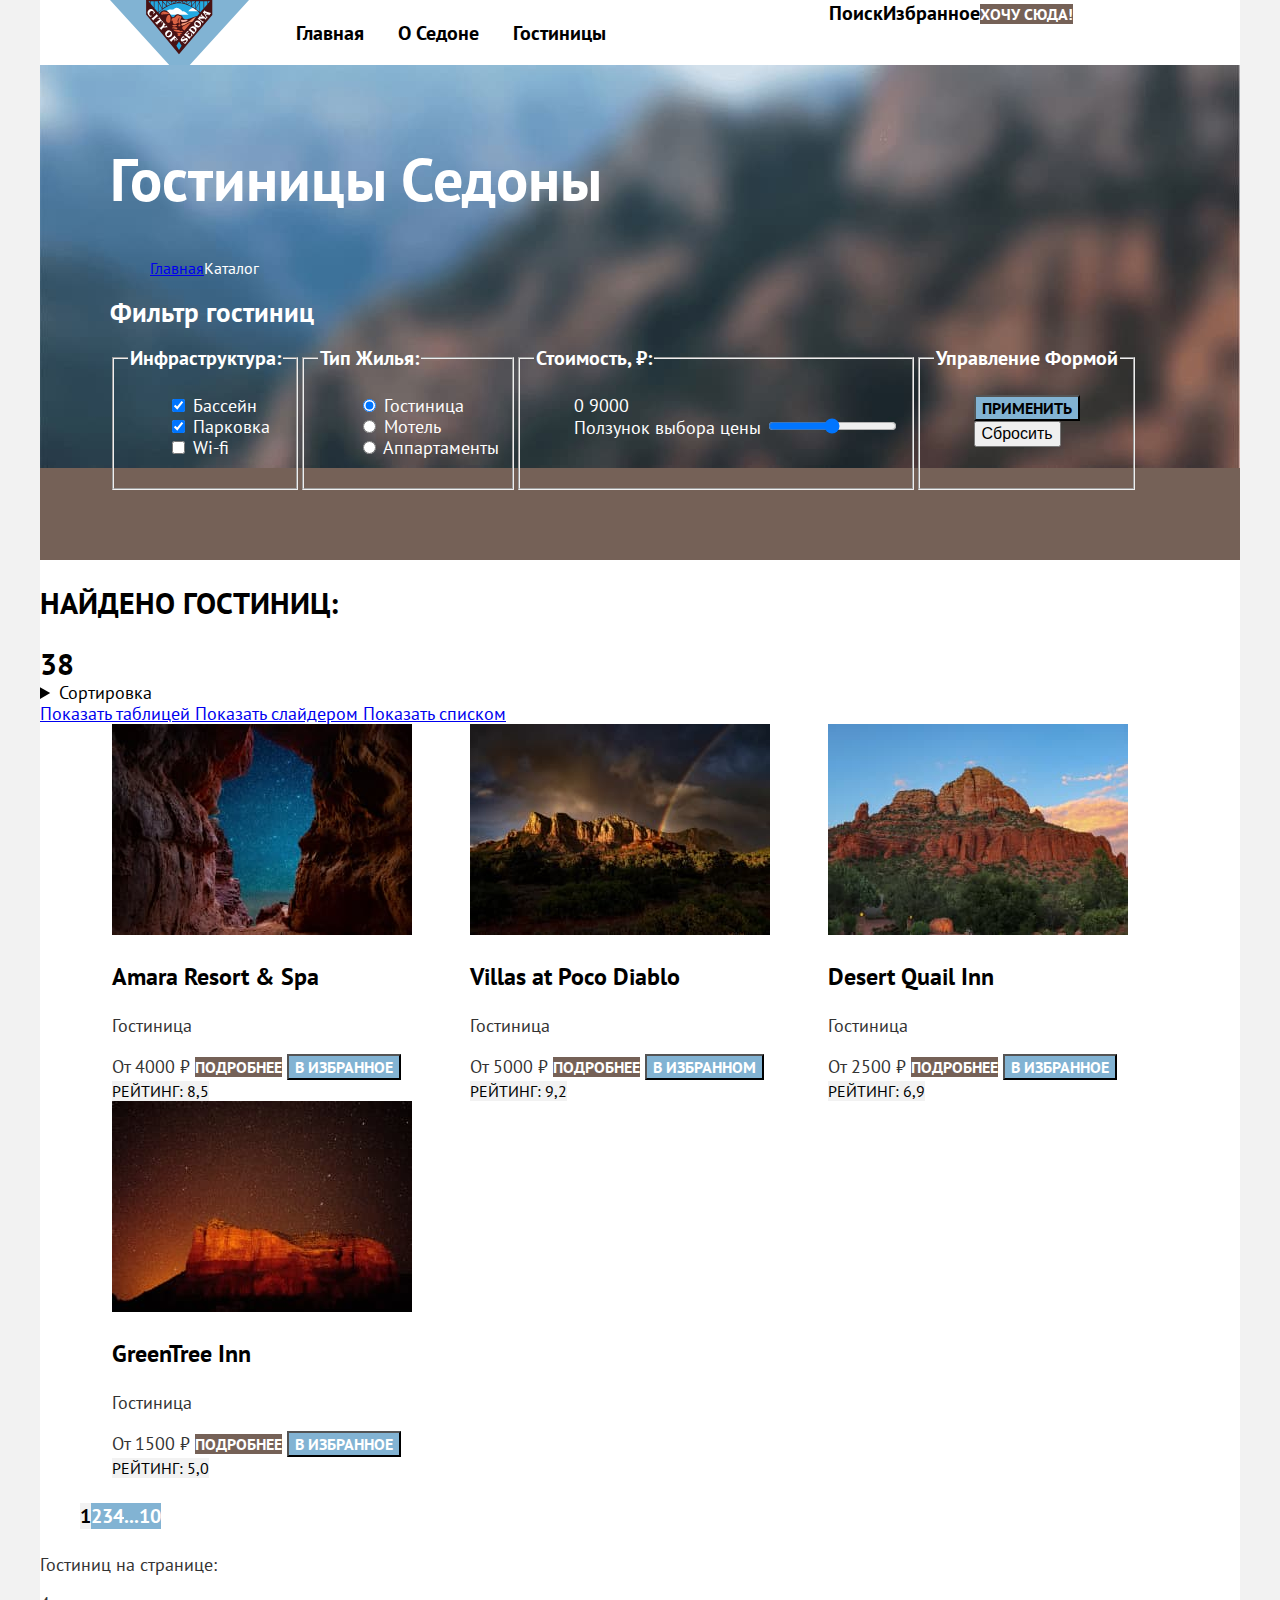
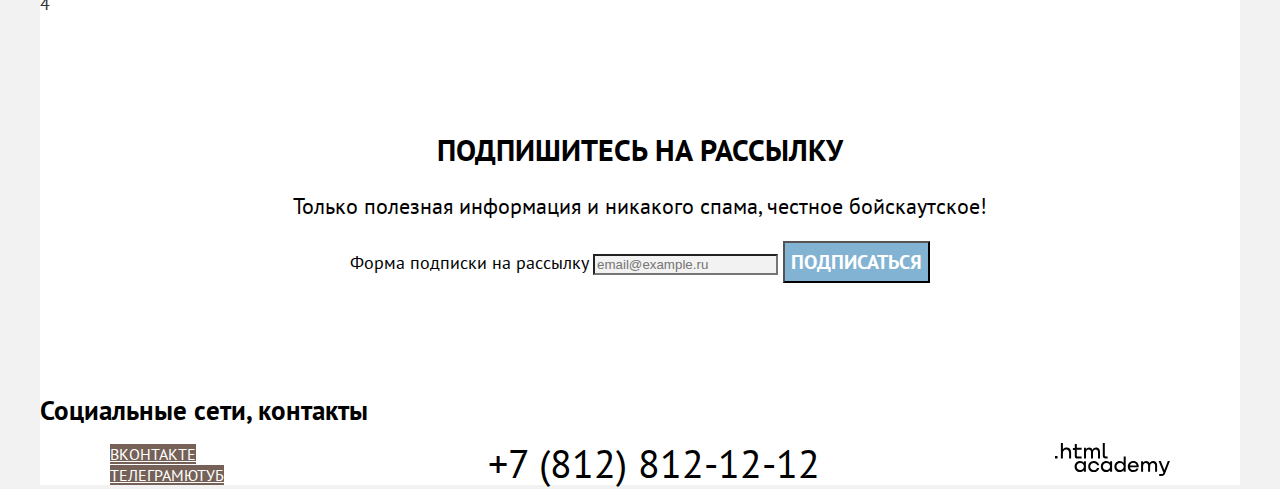
<file: 5/catalog.html>
<!DOCTYPE html>
<html lang="ru">
  <head>
    <meta charset="utf-8">
    <title>HTML Academy: Седона</title>
    <link rel="stylesheet" href="styles/styles.css">
    <base href="https://htmlacademy-htmlcss.github.io/2094077-sedona-34/5/">
</head>
  <body>
    <div class="body-container">
      <header class="page-header">
        <nav class="navigation">
          <div class="navigation-container">
            <a class="navigation-logo-link" href="index.html">
              <img class="navigation-logo" src="images/logo-sedona.svg" width="139" height="70" alt="Логотип Седоны">
            </a>
            <ul class="navigation-list navigation-list-1">
              <li class="navigation-item">
                <a class="navigation-link" href="index.html">
                  Главная
                </a>
              </li>
              <li class="navigation-item">
                <a class="navigation-link" href="#">
                  О Седоне
                </a>
              </li>
              <li class="navigation-item navigation-item-current">
                <a class="navigation-link" href="catalog.html">
                  Гостиницы
                </a>
              </li>
            </ul>
            <ul class="navigation-list navigation-list-2">
              <li class="navigation-item">
                <a class="navigation-link" href="#">
                  <span class="visually-hidden">
                    Поиск
                  </span>
                </a>
              </li>
              <li class="navigation-item">
                <a class="navigation-link" href="#">
                  <span class="visually-hidden">
                    Избранное
                  </span>
                </a>
              </li>
              <li class="navigation-item">
                <a class="navigation-link button" href="#"> <!--ссылка на модальное окно-->
                  Хочу сюда!
                </a>
              </li>
            </ul>
          </div>
        </nav>
      </header>
      <!-- Начало основной части-->
      <main class="main-catalog">
        <div class="filter-container">
          <header class="inner-header">
            <h1 class="inner-header-title">Гостиницы Седоны</h1>
            <ol class="breadcrumbs">
              <li class="breadcrumbs-item">
                <a class="breadcrumbs-link visually-hidden" href="index.html">Главная</a>
              </li>
              <li class="breadcrumbs-item">
                <a class="breadcrumbs-link">Каталог</a>
              </li>
            </ol>
          </header>
          <section class="filter">
            <h2 class="visually-hidden">Фильтр гостиниц</h2>
            <form class="filter-form" action="https://echo.htmlacademy.ru/" method="post">
              <fieldset class="filter-form-infrastructure">
                <legend class="filter-form-title">
                  Инфраструктура:
                </legend>
                <ul class="filter-form-list">
                  <li class="filter-form-item">
                    <input class="filter-form-infrastructure-button" type="checkbox" name="pool" id="button-checkbox-pool" checked>
                    <label for="button-checkbox-pool">Бассейн</label>
                  </li>
                  <li class="filter-form-item">
                    <input class="filter-form-infrastructure-button" type="checkbox" name="parking" id="button-checkbox-parking" checked>
                    <label for="button-checkbox-parking">Парковка</label>
                  </li>
                  <li class="filter-form-item">
                    <input class="filter-form-infrastructure-button" type="checkbox" name="wi-fi" id="button-checkbox-wi-fi">
                    <label for="button-checkbox-wi-fi">Wi-fi</label>
                  </li>
                </ul>
              </fieldset>
              <fieldset class="filter-form-housing">
                <legend class="filter-form-title">
                  Тип жилья:
                </legend>
                <ul class="filter-form-list">
                  <li class="filter-form-item">
                    <input class="filter-form-housing-button" type="radio" name="type-of-housing" value="hotel" id="button-radio-hotel" checked>
                    <label for="button-radio-hotel">Гостиница</label>
                  </li>
                  <li class="filter-form-item">
                    <input class="filter-form-housing-button" type="radio" name="type-of-housing" value="motel" id="button-radio-motel">
                    <label for="button-radio-motel">Мотель</label>
                  </li>
                  <li class="filter-form-item">
                    <input class="filter-form-housing-button" type="radio" name="type-of-housing" value="appartments" id="button-radio-appartments">
                    <label for="button-radio-appartments">Аппартаменты</label>
                  </li>
                </ul>
              </fieldset>
              <fieldset class="filter-form-cost">
                <legend class="filter-form-title">
                  Стоимость, ₽:
                </legend>
                <ul class="filter-form-list">
                  <li class="filter-form-item">
                    <output name="cost-min">0</output>
                    <output name="cost-max">9000</output>
                  </li>
                  <li class="filter-form-item">
                    <label class="visually-hidden" for="slider">Ползунок выбора цены</label>
                    <input type="range" min="0" max="10000" step="1" name="cost-slider" id="slider"> <!--Откорректировать к концу курса -->
                  </li>
                </ul>
              </fieldset>
              <fieldset class="filter-form-buttons">
                <legend class="filter-form-title visually-hidden">
                  Управление формой
                </legend>
                <ul class="filter-form-list">
                  <li class="filter-form-item">
                    <button class="button-filter">Применить</button>
                  </li>
                  <li class="filter-form-item">
                    <button class="button-filter-reset" type="reset">Сбросить</button>
                  </li>
                </ul>
              </fieldset>
            </form>
          </section>
        </div>
        <section class="found-hotels">
          <h2 class="found-hotels-title">Найдено гостиниц:</h2>
          <span class="number-hostel">38</span>
          <details class="dropdown">
            <summary class="button-dropdown">Сортировка</summary>
            <div class="dropdown-menu-show">
              <a class="dropdown-item" href="#">Сначала дешёвое</a>
              <a class="dropdown-item" href="#">Сначала дорогое</a>
              <a class="dropdown-item" href="#">Сначала популярное</a>
            </div>
          </details>
          <a class="button-list-view" href="#">
            <span class="visually-hidden">Показать таблицей</span>
          </a>
          <a class="button-list-view" href="#">
            <span class="visually-hidden">Показать слайдером</span>
          </a>
          <a class="button-list-view" href="#">
            <span class="visually-hidden">Показать списком</span>
          </a>
          <ul class="product-card-list">
            <li class="product-card">
              <a class="product-card-link" href="#">
                <img class="product-card-image" src="images/hotel-1.jpg" width="300" height="211" alt="Камушки">
                <h3 class="product-card-title">Amara Resort & Spa</h3>
              </a>
              <p class="type-of-housing">Гостиница</p>
              <b class="product-card-cost">От 4000 ₽</b>
              <a class="button product-card-button" href="#">подробнее</a>
              <button class="button product-card-button button-favourite">в избранное</button>
              <div class="product-card-stars" data-stars="5" aria-label="ретинг - пять звезд">
              </div>
              <span class="rate-of-hotel">Рейтинг: 8,5</span>
            </li>
            <li class="product-card">
              <a class="product-card-link" href="#">
                <img class="product-card-image" src="images/hotel-2.jpg" width="300" height="211" alt="Еще камушки">
                <h3 class="product-card-title">Villas at Poco Diablo</h3>
              </a>
              <p class="type-of-housing">Гостиница</p>
              <b class="product-card-cost">От 5000 ₽</b>
              <a class="button product-card-button" href="#">подробнее</a>
              <button class="button product-card-button button-favourite">в избранном</button>
              <div class="product-card-stars"></div>
              <span class="rate-of-hotel">Рейтинг: 9,2</span>
            </li>
            <li class="product-card">
              <a class="product-card-link" href="#">
                <img class="product-card-image" src="images/hotel-3.jpg" width="300" height="211" alt="И еще камушки">
                <h3 class="product-card-title">Desert Quail Inn</h3>
              </a>
              <p class="type-of-housing">Гостиница</p>
              <b class="product-card-cost">От 2500 ₽</b>
              <a class="button product-card-button" href="#">подробнее</a>
              <button class="button product-card-button button-favourite">в избранное</button>
              <div class="product-card-stars"></div>
              <span class="rate-of-hotel">Рейтинг: 6,9</span>
            </li>
            <li class="product-card">
              <a class="product-card-link" href="#">
                <img class="product-card-image" src="images/hotel-4.jpg" width="300" height="211" alt="Не поверишь - снова камушки">
                <h3 class="product-card-title">GreenTree Inn</h3>
              </a>
              <p class="type-of-housing">Гостиница</p>
              <b class="product-card-cost">От 1500 ₽</b>
              <a class="button product-card-button" href="#">подробнее</a>
              <button class="button product-card-button button-favourite">в избранное</button>
              <div class="product-card-stars"></div>
              <span class="rate-of-hotel">Рейтинг: 5,0</span>
            </li>
          </ul>
          <ul class="pagination">
            <li class="pagination-item">
              <a class="pagination-link pagination-current">1</a>
            </li>
            <li class="pagination-item">
              <a class="pagination-link" href="#">2</a>
            </li>
            <li class="pagination-item">
              <a class="pagination-link" href="#">3</a>
            </li>
            <li class="pagination-item">
              <a class="pagination-link" href="#">4</a>
            </li>
            <li class="pagination-item">
              <span class="pagination-link">...</span>
            </li>
            <li class="pagination-item">
              <a class="pagination-link" href="#">10</a>
            </li>
          </ul>
          <p class="hostels-at-list">Гостиниц на странице:</p>
          <output class="number-of-hostels">4</output>
        </section>
      </main>
      <!--Начало футера-->
      <footer class="page-footer">
        <section class="footer-newsletter-catalog">
          <h2 class="newsletter-email-subscribe">Подпишитесь на рассылку</h2>
          <p class="newsletter-description">Только полезная информация и никакого спама, честное бойскаутское!</p>
          <form class="newsletter-form" action="https://echo.htmlacademy.ru/" method="post">
            <label class="visually-hidden" for="newsletter-email">Форма подписки на рассылку</label>
            <input class="newsletter-form-field" type="email" name="newsletter-email" id="newsletter-email" placeholder="email@example.ru"> <!-- А туут в плэйсхолдере же надо указать "Ваш e-mail"?-->
            <button class="button newsletter-button" type="submit">
              Подписаться
            </button>
          </form>
        </section>
        <section class="footer-social-contacts-logo">
          <h2 class="visually-hidden">Социальные сети, контакты</h2>
          <ul class="footer-list">
            <li class="footer-item">
              <ul class="footer-social-list">
                <li class="footer-social-item">
                  <a class="button" href="#">
                    <span class="visually-hidden">ВКонтакте</span>
                  </a>
                </li>
                <li class="footer-social-item">
                  <a class="button" href="#">
                    <span class="visually-hidden">Телеграм</span>
                  </a>
                </li>
                <li class="footer-social-item">
                  <a class="button" href="#">
                    <span class="visually-hidden">Ютуб</span>
                  </a>
                </li>
              </ul>
            </li>
            <li class="footer-item">
              <address class="footer-item-address">
                <a class="footer-contacts-address-phone" href="tel:+78128121212">+7 (812) 812-12-12</a>
              </address>
            </li>
            <li class="footer-item">
              <a class="footer-logo-link">
                <img class="footer-logo" src="images/logo-html.svg" width="115" height="33" alt="Логотип HTML academy">
              </a>
            </li>
          </ul>
        </section>
      </footer>
    </div>
  </body>
</html>
</file>
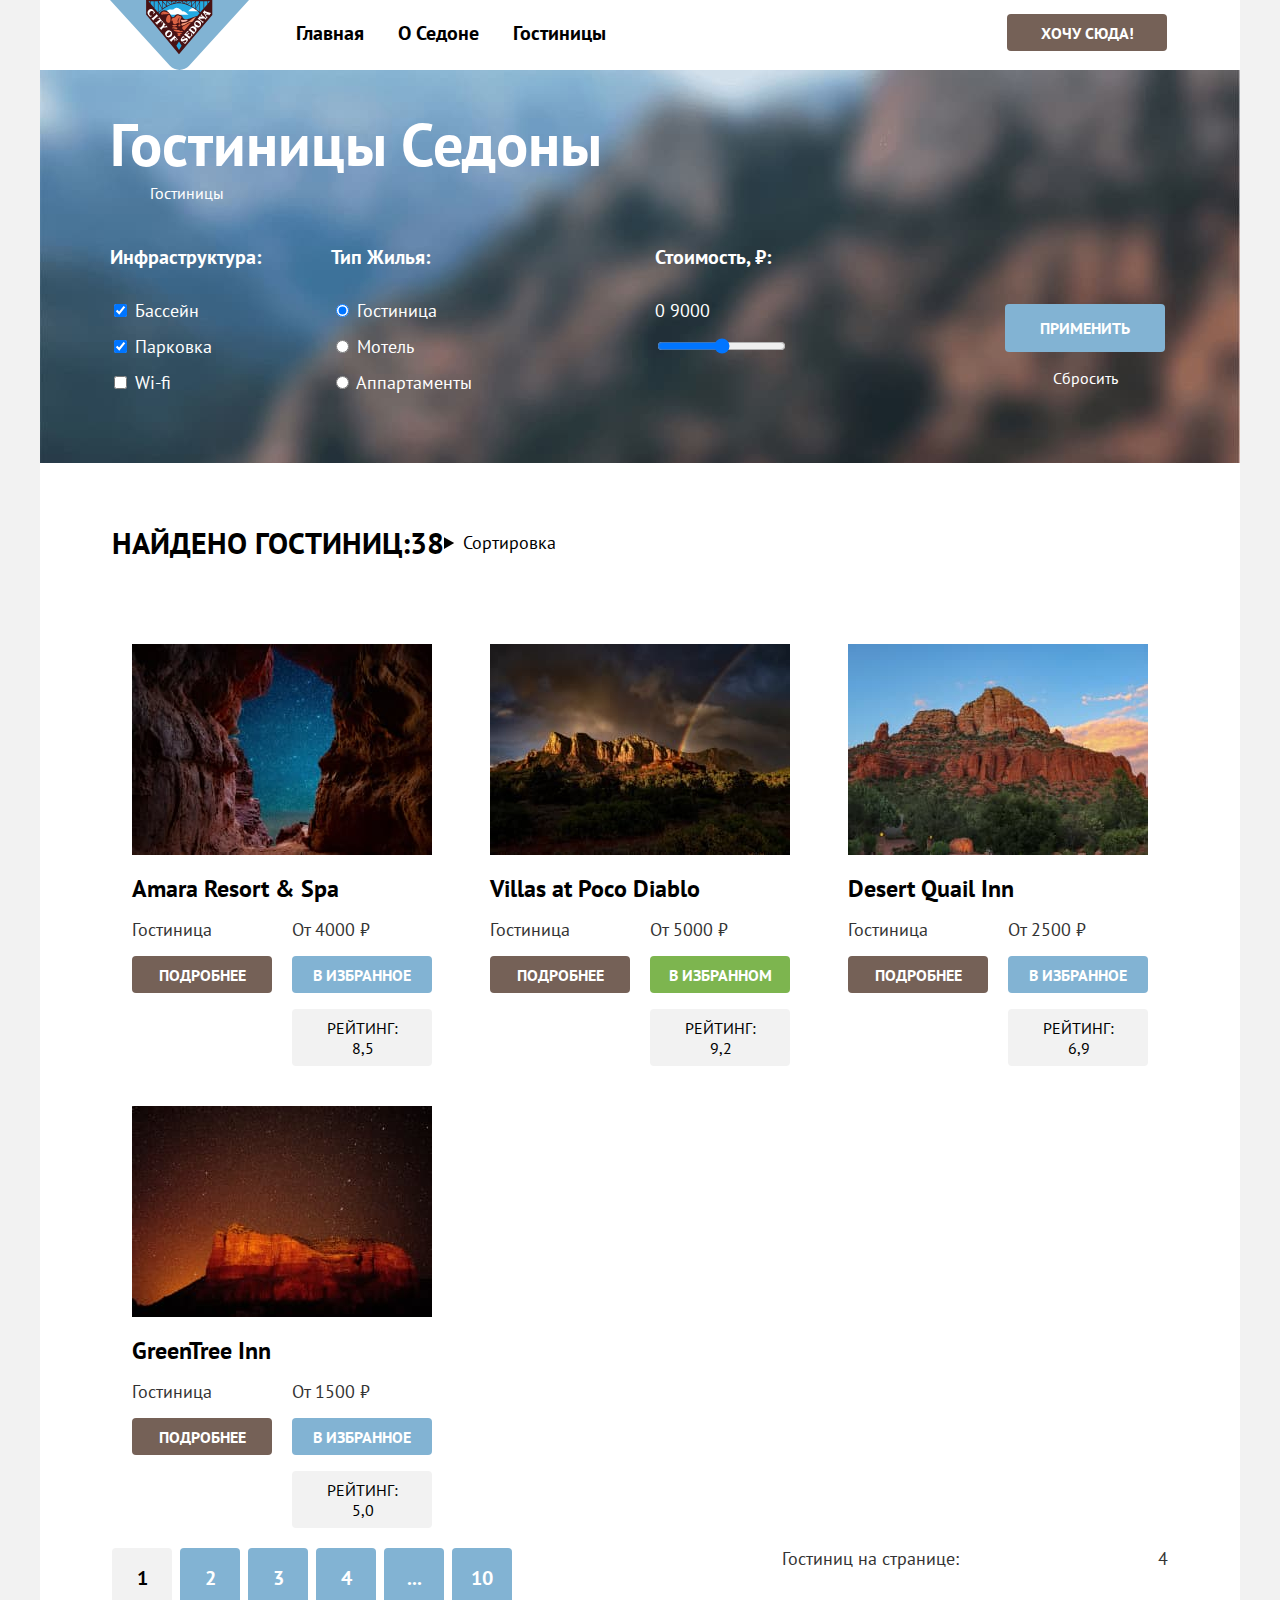
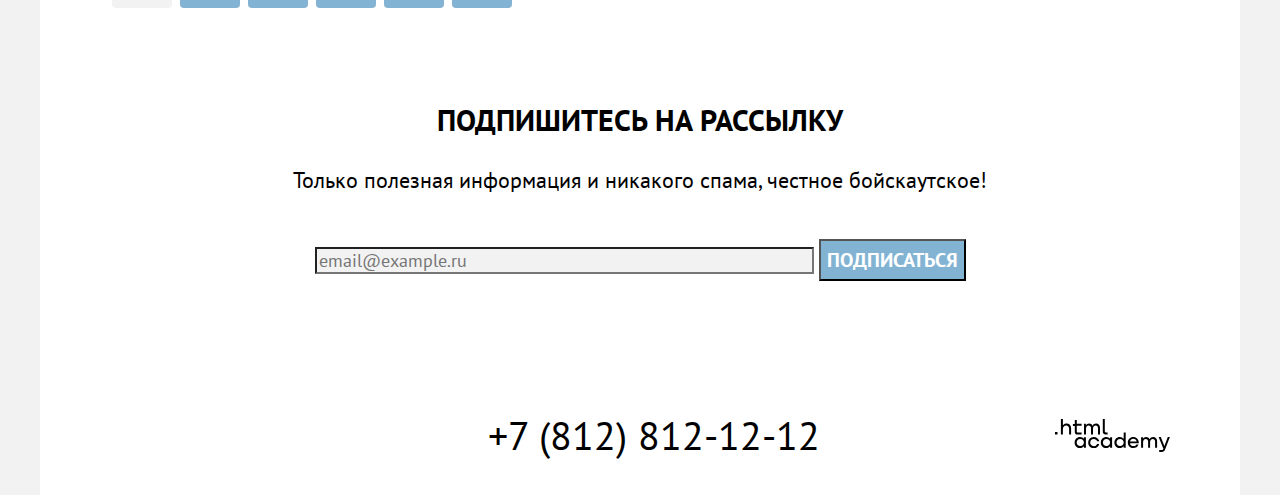
<file: 6/catalog.html>
<!DOCTYPE html>
<html lang="ru">
  <head>
    <meta charset="utf-8">
    <title>HTML Academy: Седона</title>
    <link rel="stylesheet" href="styles/styles.css">
    <base href="https://htmlacademy-htmlcss.github.io/2094077-sedona-34/6/">
</head>
  <body>
    <div class="body-container">
      <header class="page-header">
        <nav class="navigation">
          <div class="navigation-container">
            <a class="navigation-logo-link" href="index.html">
              <img class="navigation-logo" src="images/logo-sedona.svg" width="139" height="70" alt="Логотип Седоны">
            </a>
            <ul class="navigation-list navigation-list-1">
              <li class="navigation-item">
                <a class="navigation-link" href="index.html">
                  Главная
                </a>
              </li>
              <li class="navigation-item">
                <a class="navigation-link" href="#">
                  О Седоне
                </a>
              </li>
              <li class="navigation-item navigation-item-current">
                <a class="navigation-link" href="catalog.html">
                  Гостиницы
                </a>
              </li>
            </ul>
            <ul class="navigation-list navigation-list-2">
              <li class="navigation-item">
                <a class="navigation-link" href="#">
                  <span class="visually-hidden">
                    Поиск
                  </span>
                </a>
              </li>
              <li class="navigation-item">
                <a class="navigation-link" href="#">
                  <span class="visually-hidden">
                    Избранное
                  </span>
                </a>
              </li>
              <li class="navigation-item">
                <a class="navigation-link button button-navigation" href="#"> <!--ссылка на модальное окно-->
                  Хочу сюда!
                </a>
              </li>
            </ul>
          </div>
        </nav>
      </header>
      <!-- Начало основной части-->
      <main class="main-catalog">
        <div class="filter-container">
          <header class="inner-header">
            <h1 class="inner-header-title">Гостиницы Седоны</h1>
            <ol class="breadcrumbs">
              <li class="breadcrumbs-item">
                <a class="breadcrumbs-link visually-hidden" href="index.html">Главная</a>
              </li>
              <li class="breadcrumbs-item">
                <a class="breadcrumbs-link">Гостиницы</a>
              </li>
            </ol>
          </header>
          <section class="filter">
            <h2 class="visually-hidden">Фильтр гостиниц</h2>
            <form class="filter-form" action="https://echo.htmlacademy.ru/" method="post">
              <fieldset class="filter-form-infrastructure">
                <legend class="filter-form-title">
                  Инфраструктура:
                </legend>
                <ul class="filter-form-list">
                  <li class="filter-form-item">
                    <input class="filter-form-infrastructure-button" type="checkbox" name="pool" id="button-checkbox-pool" checked>
                    <label for="button-checkbox-pool">Бассейн</label>
                  </li>
                  <li class="filter-form-item">
                    <input class="filter-form-infrastructure-button" type="checkbox" name="parking" id="button-checkbox-parking" checked>
                    <label for="button-checkbox-parking">Парковка</label>
                  </li>
                  <li class="filter-form-item">
                    <input class="filter-form-infrastructure-button" type="checkbox" name="wi-fi" id="button-checkbox-wi-fi">
                    <label for="button-checkbox-wi-fi">Wi-fi</label>
                  </li>
                </ul>
              </fieldset>
              <fieldset class="filter-form-housing">
                <legend class="filter-form-title">
                  Тип жилья:
                </legend>
                <ul class="filter-form-list">
                  <li class="filter-form-item">
                    <input class="filter-form-housing-button" type="radio" name="type-of-housing" value="hotel" id="button-radio-hotel" checked>
                    <label for="button-radio-hotel">Гостиница</label>
                  </li>
                  <li class="filter-form-item">
                    <input class="filter-form-housing-button" type="radio" name="type-of-housing" value="motel" id="button-radio-motel">
                    <label for="button-radio-motel">Мотель</label>
                  </li>
                  <li class="filter-form-item">
                    <input class="filter-form-housing-button" type="radio" name="type-of-housing" value="appartments" id="button-radio-appartments">
                    <label for="button-radio-appartments">Аппартаменты</label>
                  </li>
                </ul>
              </fieldset>
              <fieldset class="filter-form-cost">
                <legend class="filter-form-title">
                  Стоимость, ₽:
                </legend>
                <ul class="filter-form-list">
                  <li class="filter-form-item">
                    <output name="cost-min">0</output>
                    <output name="cost-max">9000</output>
                  </li>
                  <li class="filter-form-item">
                    <label class="visually-hidden" for="slider">Ползунок выбора цены</label>
                    <input type="range" min="0" max="10000" step="1" name="cost-slider" id="slider"> <!--Откорректировать к концу курса -->
                  </li>
                </ul>
              </fieldset>
              <fieldset class="filter-form-buttons">
                <legend class="filter-form-title visually-hidden">
                  Управление формой
                </legend>
                <ul class="filter-form-list">
                  <li class="filter-form-item">
                    <button class="button-filter">Применить</button>
                  </li>
                  <li class="filter-form-item">
                    <button class="button-filter-reset" type="reset">Сбросить</button>
                  </li>
                </ul>
              </fieldset>
            </form>
          </section>
        </div>
        <section class="found-hotels">
          <div class="sorting-container">
            <h2 class="found-hotels-title">Найдено гостиниц:</h2>
            <span class="number-hostel">38</span>
            <details class="dropdown">
              <summary class="button-dropdown">Сортировка</summary>
              <div class="dropdown-menu-show">
                <a class="dropdown-item" href="#">Сначала дешёвое</a>
                <a class="dropdown-item" href="#">Сначала дорогое</a>
                <a class="dropdown-item" href="#">Сначала популярное</a>
              </div>
            </details>
            <a class="button-list-view" href="#">
              <span class="visually-hidden">Показать таблицей</span>
            </a>
            <a class="button-list-view" href="#">
              <span class="visually-hidden">Показать слайдером</span>
            </a>
            <a class="button-list-view" href="#">
              <span class="visually-hidden">Показать списком</span>
            </a>
          </div>
          <ul class="product-card-list">
            <li class="product-card">
              <a class="product-card-link" href="#">
                <img class="product-card-image" src="images/hotel-1.jpg" width="300" height="211" alt="Камушки">
                <h3 class="product-card-title">Amara Resort & Spa</h3>
              </a>
              <p class="type-of-housing">Гостиница</p>
              <b class="product-card-cost">От 4000 ₽</b>
              <a class="button product-card-button" href="#">подробнее</a>
              <button class="button product-card-button button-favourite">в избранное</button>
              <div class="product-card-stars" data-stars="5" aria-label="ретинг - пять звезд">
              </div>
              <span class="rate-of-hotel">Рейтинг: 8,5</span>
            </li>
            <li class="product-card">
              <a class="product-card-link" href="#">
                <img class="product-card-image" src="images/hotel-2.jpg" width="300" height="211" alt="Еще камушки">
                <h3 class="product-card-title">Villas at Poco Diablo</h3>
              </a>
              <p class="type-of-housing">Гостиница</p>
              <b class="product-card-cost">От 5000 ₽</b>
              <a class="button product-card-button" href="#">подробнее</a>
              <button class="button product-card-button button-favourite button-favourite-current">в избранном</button>
              <div class="product-card-stars"></div>
              <span class="rate-of-hotel">Рейтинг: 9,2</span>
            </li>
            <li class="product-card">
              <a class="product-card-link" href="#">
                <img class="product-card-image" src="images/hotel-3.jpg" width="300" height="211" alt="И еще камушки">
                <h3 class="product-card-title">Desert Quail Inn</h3>
              </a>
              <p class="type-of-housing">Гостиница</p>
              <b class="product-card-cost">От 2500 ₽</b>
              <a class="button product-card-button" href="#">подробнее</a>
              <button class="button product-card-button button-favourite">в избранное</button>
              <div class="product-card-stars"></div>
              <span class="rate-of-hotel">Рейтинг: 6,9</span>
            </li>
            <li class="product-card">
              <a class="product-card-link" href="#">
                <img class="product-card-image" src="images/hotel-4.jpg" width="300" height="211" alt="Не поверишь - снова камушки">
                <h3 class="product-card-title">GreenTree Inn</h3>
              </a>
              <p class="type-of-housing">Гостиница</p>
              <b class="product-card-cost">От 1500 ₽</b>
              <a class="button product-card-button" href="#">подробнее</a>
              <button class="button product-card-button button-favourite">в избранное</button>
              <div class="product-card-stars"></div>
              <span class="rate-of-hotel">Рейтинг: 5,0</span>
            </li>
          </ul>
          <div class="pagination-container">
            <ul class="pagination">
              <li class="pagination-item">
                <a class="pagination-link pagination-current">1</a>
              </li>
              <li class="pagination-item">
                <a class="pagination-link" href="#">2</a>
              </li>
              <li class="pagination-item">
                <a class="pagination-link" href="#">3</a>
              </li>
              <li class="pagination-item">
                <a class="pagination-link" href="#">4</a>
              </li>
              <li class="pagination-item">
                <span class="pagination-link">...</span>
              </li>
              <li class="pagination-item">
                <a class="pagination-link" href="#">10</a>
              </li>
            </ul>
            <div class="number-of-hostels-container">
              <p class="hostels-at-list">Гостиниц на странице:</p>
              <output class="number-of-hostels">4</output>
            </div>
          </div>
        </section>
      </main>
      <!--Начало футера-->
      <footer class="page-footer">
        <section class="footer-newsletter-catalog">
          <h2 class="newsletter-email-subscribe">Подпишитесь на рассылку</h2>
          <p class="newsletter-description">Только полезная информация и никакого спама, честное бойскаутское!</p>
          <form class="newsletter-form" action="https://echo.htmlacademy.ru/" method="post">
            <label class="visually-hidden" for="newsletter-email">Форма подписки на рассылку</label>
            <input class="newsletter-form-field" type="email" name="newsletter-email" id="newsletter-email" placeholder="email@example.ru"> <!-- А туут в плэйсхолдере же надо указать "Ваш e-mail"?-->
            <button class="button newsletter-button" type="submit">
              Подписаться
            </button>
          </form>
        </section>
        <section class="footer-social-contacts-logo">
          <h2 class="visually-hidden">Социальные сети, контакты</h2>
          <ul class="footer-list">
            <li class="footer-item">
              <ul class="footer-social-list">
                <li class="footer-social-item">
                  <a class="button" href="#">
                    <span class="visually-hidden">ВКонтакте</span>
                  </a>
                </li>
                <li class="footer-social-item">
                  <a class="button" href="#">
                    <span class="visually-hidden">Телеграм</span>
                  </a>
                </li>
                <li class="footer-social-item">
                  <a class="button" href="#">
                    <span class="visually-hidden">Ютуб</span>
                  </a>
                </li>
              </ul>
            </li>
            <li class="footer-item">
              <address class="footer-item-address">
                <a class="footer-contacts-address-phone" href="tel:+78128121212">+7 (812) 812-12-12</a>
              </address>
            </li>
            <li class="footer-item">
              <a class="footer-logo-link">
                <img class="footer-logo" src="images/logo-html.svg" width="115" height="33" alt="Логотип HTML academy">
              </a>
            </li>
          </ul>
        </section>
      </footer>
    </div>
  </body>
</html>
</file>
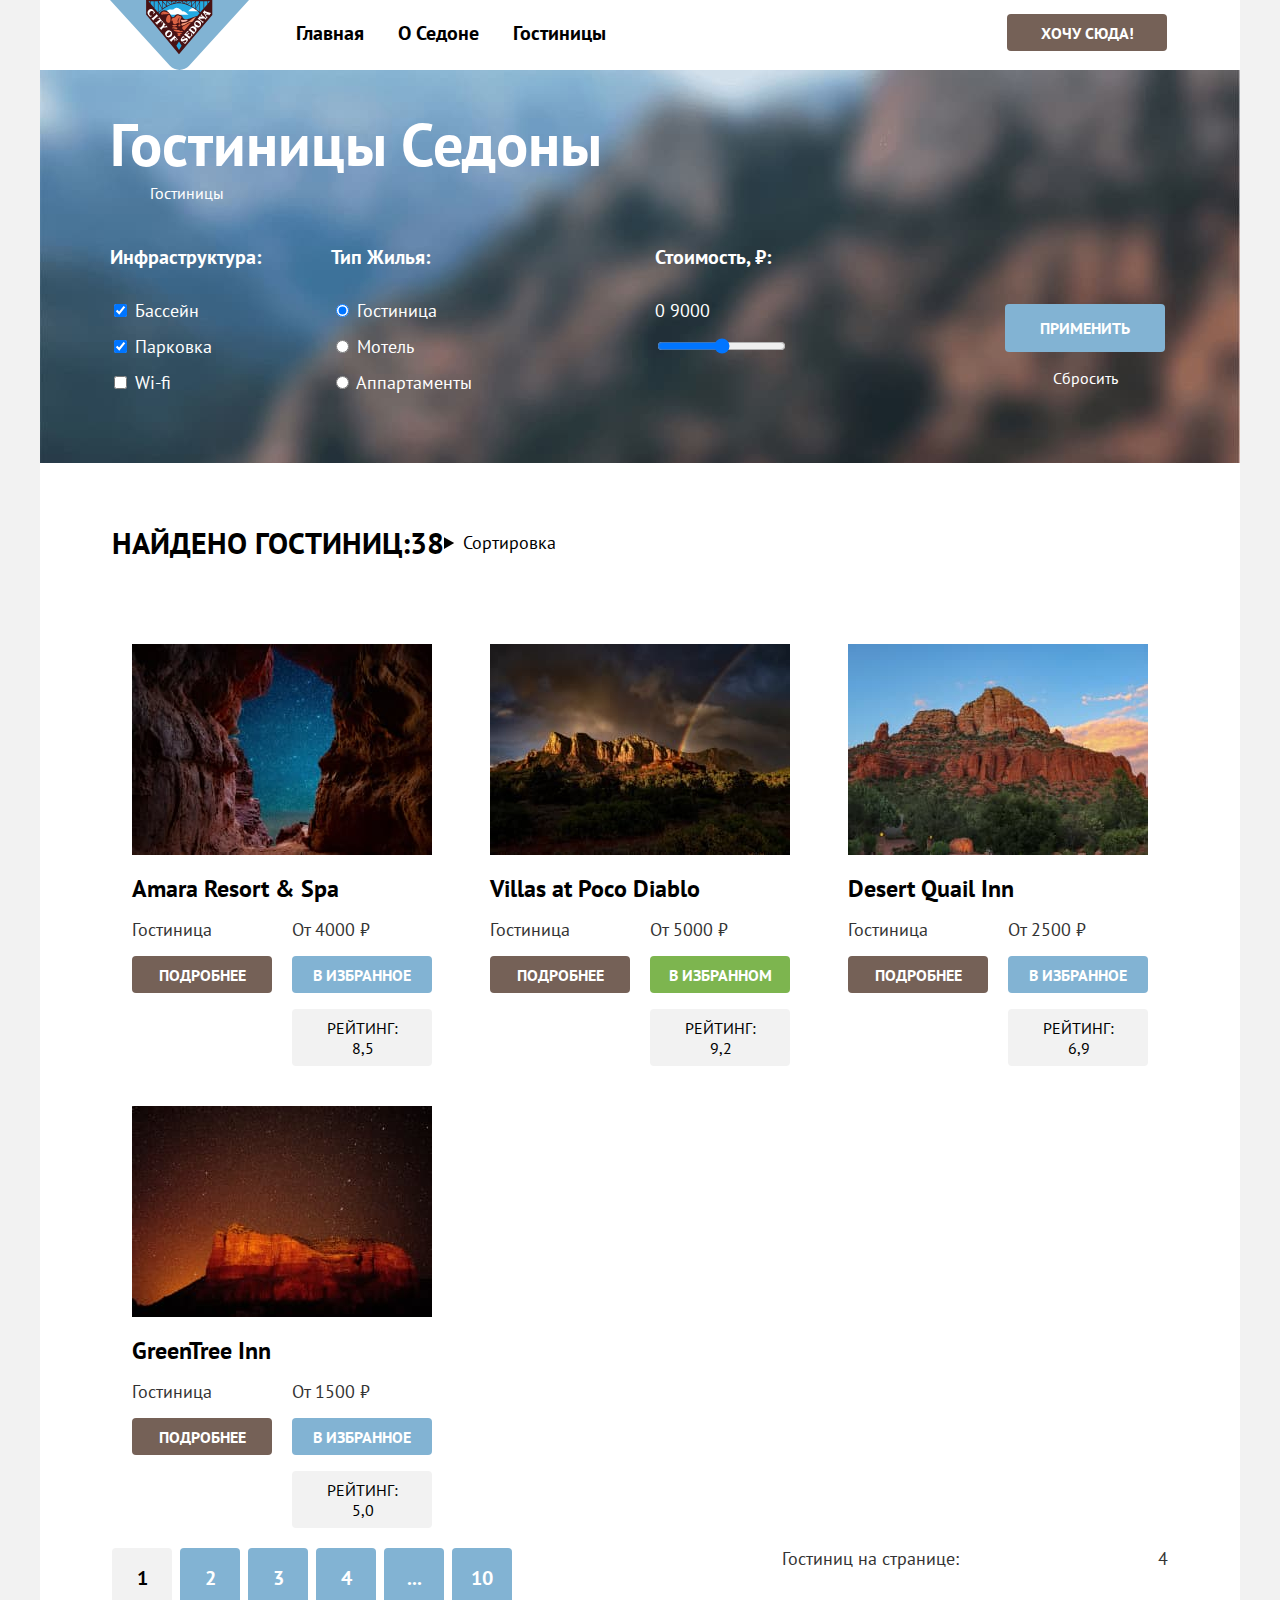
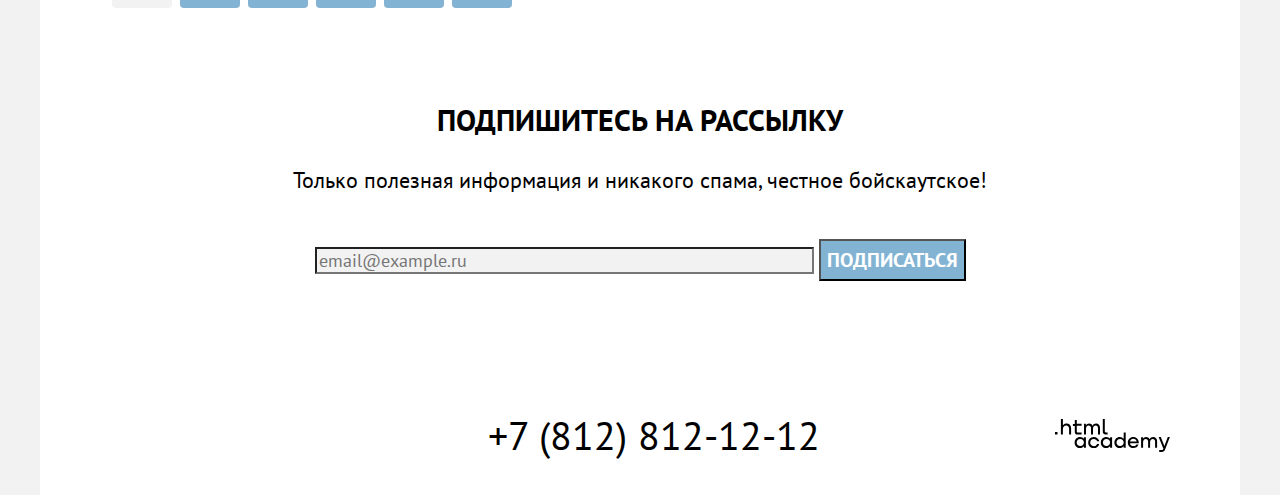
<file: 7/catalog.html>
<!DOCTYPE html>
<html lang="ru">
  <head>
    <meta charset="utf-8">
    <title>HTML Academy: Седона</title>
    <link rel="stylesheet" href="styles/styles.css">
    <base href="https://htmlacademy-htmlcss.github.io/2094077-sedona-34/7/">
</head>
  <body>
    <div class="body-container">
      <header class="page-header">
        <nav class="navigation">
          <div class="navigation-container">
            <a class="navigation-logo-link" href="index.html">
              <img class="navigation-logo" src="images/logo-sedona.svg" width="139" height="70" alt="Логотип Седоны">
            </a>
            <ul class="navigation-list navigation-list-1">
              <li class="navigation-item">
                <a class="navigation-link" href="index.html">
                  Главная
                </a>
              </li>
              <li class="navigation-item">
                <a class="navigation-link" href="#">
                  О Седоне
                </a>
              </li>
              <li class="navigation-item navigation-item-current">
                <a class="navigation-link" href="catalog.html">
                  Гостиницы
                </a>
              </li>
            </ul>
            <ul class="navigation-list navigation-list-2">
              <li class="navigation-item">
                <a class="navigation-link" href="#">
                  <span class="visually-hidden">
                    Поиск
                  </span>
                </a>
              </li>
              <li class="navigation-item">
                <a class="navigation-link" href="#">
                  <span class="visually-hidden">
                    Избранное
                  </span>
                </a>
              </li>
              <li class="navigation-item">
                <a class="navigation-link button button-navigation" href="#"> <!--ссылка на модальное окно-->
                  Хочу сюда!
                </a>
              </li>
            </ul>
          </div>
        </nav>
      </header>
      <!-- Начало основной части-->
      <main class="main-catalog">
        <div class="filter-container">
          <header class="inner-header">
            <h1 class="inner-header-title">Гостиницы Седоны</h1>
            <ol class="breadcrumbs">
              <li class="breadcrumbs-item">
                <a class="breadcrumbs-link visually-hidden" href="index.html">Главная</a>
              </li>
              <li class="breadcrumbs-item">
                <a class="breadcrumbs-link">Гостиницы</a>
              </li>
            </ol>
          </header>
          <section class="filter">
            <h2 class="visually-hidden">Фильтр гостиниц</h2>
            <form class="filter-form" action="https://echo.htmlacademy.ru/" method="post">
              <fieldset class="filter-form-infrastructure">
                <legend class="filter-form-title">
                  Инфраструктура:
                </legend>
                <ul class="filter-form-list">
                  <li class="filter-form-item">
                    <input class="filter-form-infrastructure-button" type="checkbox" name="pool" id="button-checkbox-pool" checked>
                    <label for="button-checkbox-pool">Бассейн</label>
                  </li>
                  <li class="filter-form-item">
                    <input class="filter-form-infrastructure-button" type="checkbox" name="parking" id="button-checkbox-parking" checked>
                    <label for="button-checkbox-parking">Парковка</label>
                  </li>
                  <li class="filter-form-item">
                    <input class="filter-form-infrastructure-button" type="checkbox" name="wi-fi" id="button-checkbox-wi-fi">
                    <label for="button-checkbox-wi-fi">Wi-fi</label>
                  </li>
                </ul>
              </fieldset>
              <fieldset class="filter-form-housing">
                <legend class="filter-form-title">
                  Тип жилья:
                </legend>
                <ul class="filter-form-list">
                  <li class="filter-form-item">
                    <input class="filter-form-housing-button" type="radio" name="type-of-housing" value="hotel" id="button-radio-hotel" checked>
                    <label for="button-radio-hotel">Гостиница</label>
                  </li>
                  <li class="filter-form-item">
                    <input class="filter-form-housing-button" type="radio" name="type-of-housing" value="motel" id="button-radio-motel">
                    <label for="button-radio-motel">Мотель</label>
                  </li>
                  <li class="filter-form-item">
                    <input class="filter-form-housing-button" type="radio" name="type-of-housing" value="appartments" id="button-radio-appartments">
                    <label for="button-radio-appartments">Аппартаменты</label>
                  </li>
                </ul>
              </fieldset>
              <fieldset class="filter-form-cost">
                <legend class="filter-form-title">
                  Стоимость, ₽:
                </legend>
                <ul class="filter-form-list">
                  <li class="filter-form-item">
                    <output name="cost-min">0</output>
                    <output name="cost-max">9000</output>
                  </li>
                  <li class="filter-form-item">
                    <label class="visually-hidden" for="slider">Ползунок выбора цены</label>
                    <input type="range" min="0" max="10000" step="1" name="cost-slider" id="slider"> <!--Откорректировать к концу курса -->
                  </li>
                </ul>
              </fieldset>
              <fieldset class="filter-form-buttons">
                <legend class="filter-form-title visually-hidden">
                  Управление формой
                </legend>
                <ul class="filter-form-list">
                  <li class="filter-form-item">
                    <button class="button-filter">Применить</button>
                  </li>
                  <li class="filter-form-item">
                    <button class="button-filter-reset" type="reset">Сбросить</button>
                  </li>
                </ul>
              </fieldset>
            </form>
          </section>
        </div>
        <section class="found-hotels">
          <div class="sorting-container">
            <h2 class="found-hotels-title">Найдено гостиниц:</h2>
            <span class="number-hostel">38</span>
            <details class="dropdown">
              <summary class="button-dropdown">Сортировка</summary>
              <div class="dropdown-menu-show">
                <a class="dropdown-item" href="#">Сначала дешёвое</a>
                <a class="dropdown-item" href="#">Сначала дорогое</a>
                <a class="dropdown-item" href="#">Сначала популярное</a>
              </div>
            </details>
            <a class="button-list-view" href="#">
              <span class="visually-hidden">Показать таблицей</span>
            </a>
            <a class="button-list-view" href="#">
              <span class="visually-hidden">Показать слайдером</span>
            </a>
            <a class="button-list-view" href="#">
              <span class="visually-hidden">Показать списком</span>
            </a>
          </div>
          <ul class="product-card-list">
            <li class="product-card">
              <a class="product-card-link" href="#">
                <img class="product-card-image" src="images/hotel-1.jpg" width="300" height="211" alt="Камушки">
                <h3 class="product-card-title">Amara Resort & Spa</h3>
              </a>
              <p class="type-of-housing">Гостиница</p>
              <b class="product-card-cost">От 4000 ₽</b>
              <a class="button product-card-button" href="#">подробнее</a>
              <button class="button product-card-button button-favourite">в избранное</button>
              <div class="product-card-stars" data-stars="5" aria-label="ретинг - пять звезд">
              </div>
              <span class="rate-of-hotel">Рейтинг: 8,5</span>
            </li>
            <li class="product-card">
              <a class="product-card-link" href="#">
                <img class="product-card-image" src="images/hotel-2.jpg" width="300" height="211" alt="Еще камушки">
                <h3 class="product-card-title">Villas at Poco Diablo</h3>
              </a>
              <p class="type-of-housing">Гостиница</p>
              <b class="product-card-cost">От 5000 ₽</b>
              <a class="button product-card-button" href="#">подробнее</a>
              <button class="button product-card-button button-favourite button-favourite-current">в избранном</button>
              <div class="product-card-stars"></div>
              <span class="rate-of-hotel">Рейтинг: 9,2</span>
            </li>
            <li class="product-card">
              <a class="product-card-link" href="#">
                <img class="product-card-image" src="images/hotel-3.jpg" width="300" height="211" alt="И еще камушки">
                <h3 class="product-card-title">Desert Quail Inn</h3>
              </a>
              <p class="type-of-housing">Гостиница</p>
              <b class="product-card-cost">От 2500 ₽</b>
              <a class="button product-card-button" href="#">подробнее</a>
              <button class="button product-card-button button-favourite">в избранное</button>
              <div class="product-card-stars"></div>
              <span class="rate-of-hotel">Рейтинг: 6,9</span>
            </li>
            <li class="product-card">
              <a class="product-card-link" href="#">
                <img class="product-card-image" src="images/hotel-4.jpg" width="300" height="211" alt="Не поверишь - снова камушки">
                <h3 class="product-card-title">GreenTree Inn</h3>
              </a>
              <p class="type-of-housing">Гостиница</p>
              <b class="product-card-cost">От 1500 ₽</b>
              <a class="button product-card-button" href="#">подробнее</a>
              <button class="button product-card-button button-favourite">в избранное</button>
              <div class="product-card-stars"></div>
              <span class="rate-of-hotel">Рейтинг: 5,0</span>
            </li>
          </ul>
          <div class="pagination-container">
            <ul class="pagination">
              <li class="pagination-item">
                <a class="pagination-link pagination-current">1</a>
              </li>
              <li class="pagination-item">
                <a class="pagination-link" href="#">2</a>
              </li>
              <li class="pagination-item">
                <a class="pagination-link" href="#">3</a>
              </li>
              <li class="pagination-item">
                <a class="pagination-link" href="#">4</a>
              </li>
              <li class="pagination-item">
                <span class="pagination-link">...</span>
              </li>
              <li class="pagination-item">
                <a class="pagination-link" href="#">10</a>
              </li>
            </ul>
            <div class="number-of-hostels-container">
              <p class="hostels-at-list">Гостиниц на странице:</p>
              <output class="number-of-hostels">4</output>
            </div>
          </div>
        </section>
      </main>
      <!--Начало футера-->
      <footer class="page-footer">
        <section class="footer-newsletter-catalog">
          <h2 class="newsletter-email-subscribe">Подпишитесь на рассылку</h2>
          <p class="newsletter-description">Только полезная информация и никакого спама, честное бойскаутское!</p>
          <form class="newsletter-form" action="https://echo.htmlacademy.ru/" method="post">
            <label class="visually-hidden" for="newsletter-email">Форма подписки на рассылку</label>
            <input class="newsletter-form-field" type="email" name="newsletter-email" id="newsletter-email" placeholder="email@example.ru"> <!-- А туут в плэйсхолдере же надо указать "Ваш e-mail"?-->
            <button class="button newsletter-button" type="submit">
              Подписаться
            </button>
          </form>
        </section>
        <section class="footer-social-contacts-logo">
          <h2 class="visually-hidden">Социальные сети, контакты</h2>
          <ul class="footer-list">
            <li class="footer-item">
              <ul class="footer-social-list">
                <li class="footer-social-item">
                  <a class="button" href="#">
                    <span class="visually-hidden">ВКонтакте</span>
                  </a>
                </li>
                <li class="footer-social-item">
                  <a class="button" href="#">
                    <span class="visually-hidden">Телеграм</span>
                  </a>
                </li>
                <li class="footer-social-item">
                  <a class="button" href="#">
                    <span class="visually-hidden">Ютуб</span>
                  </a>
                </li>
              </ul>
            </li>
            <li class="footer-item">
              <address class="footer-item-address">
                <a class="footer-contacts-address-phone" href="tel:+78128121212">+7 (812) 812-12-12</a>
              </address>
            </li>
            <li class="footer-item">
              <a class="footer-logo-link">
                <img class="footer-logo" src="images/logo-html.svg" width="115" height="33" alt="Логотип HTML academy">
              </a>
            </li>
          </ul>
        </section>
      </footer>
    </div>
  </body>
</html>
</file>
<file: styles/styles.css>
@font-face {
  font-family: "PT Sans";
  font-style: normal;
  font-weight: 400;
  src: url("../fonts/ptsans-400.woff2") format("woff2");
  font-display: swap;
}

@font-face {
  font-family: "PT Sans";
  font-style: normal;
  font-weight: 700;
  src: url("../fonts/ptsans-700.woff2") format("woff2");
  font-display: swap;
}

html {
  height: 100%;
}

body {
  display: flex;
  flex-direction: column;
  margin: 0;
  min-height: 100%;
  font-family: "PT Sans", sans-serif;
  font-style: normal;
  font-weight: 400;
  font-size: 18px;
  line-height: 21px;
  color: #000000;
  background-color: #F2F2F2;
}

.visually-hidden {
  position: absolute;
  width: 1px;
  height: 1px;
  margin: -1px;
  padding: 0;
  border: 0;
  clip: rect(0 0 0 0);
  overflow: hidden;
}

.body-container {
  display: flex;
  flex-direction: column;
  flex-grow: 1;
  width: 1200px;
  min-width: 1200px;
  margin: 0 auto;
  background-color: #ffffff;
  box-shadow: 0 0 15px rgba(0, 0, 0, 0.2);
}

/*index-header*/

.page-header {
  margin: 0 auto;
  font-weight: 700;
  font-size: 20px;
  line-height: 26px;
}

.navigation-container {
  display: flex;
  width: 1060px;
  min-height: 65px;
  margin: 0 auto;
  flex-wrap: wrap;
}

.navigation-list {
  margin: 0;
  padding: 0;
}

.navigation-list-1 .navigation-item {
  padding-right: 34px;
}

.navigation-logo {
  display: block;
  width: 139px;
}

.navigation-logo-link {
  display: block;
  height: 65px;
  position: relative;
  margin-right: 47px;
}

.navigation-list-1 {
  display: flex;
  flex-wrap: wrap;
  width: 530px;
}

.navigation-list-2 {
  display: flex;
  flex-wrap: wrap;
  justify-content: flex-end;
  width: 341px;
}

.navigation-link {
  position: relative;
  display: block;
  text-decoration: none;
  text-transform: capitalize;
  color: #000000;
}

.navigation-list-1 .navigation-link {
  padding-top: 20px;
  padding-bottom: 19px;
}

.navigation-list-1 .navigation-link-current {
  border-bottom: 2px solid #756257;
  padding-bottom: 17px;
}

.navigation-link-search {
  min-height: 65px;
  background-image: url('../images/search.svg');
  background-repeat: no-repeat;
  background-position: center;
}

.navigation-link-favourite {
  min-height: 65px;
  margin-right: 27px;
  background-image: url('../images/favorite.svg');
  background-repeat: no-repeat;
  background-position: center;
}

.favourite-number {
  position: absolute;
  width: 20px;
  height: 20px;
  left: calc(50% - 19.05px/2 + 13px);
  top: calc(50% - 13px/2 - 9px);
  font-size: 10px;
  line-height: 20px;
  color: #FFFFFF;
  text-align: center;
  background: #7DB54F;
  border-radius: 10px;
}

.navigation-item {
  list-style-type: none;
  min-width: 53px;
}

.button {
  font-size: 16px;
  line-height: 20px;
  text-align: center;
  text-transform: uppercase;
  color: #ffffff;
  background: #756157;
}

.button-navigation {
  min-width: 130px;
  padding: 9px 15px 8px 15px;
  border-radius: 4px;
  margin: 14px 0;
}

.navigation-link:hover {
  background-color: #f0f0f0;
}

.button-navigation:hover,
.button-navigation:focus,
.button-search-hotel:hover,
.button-search-hotel:focus,
.product-card-button:hover,
.product-card-button:focus {
  background-color: #615048;
}

.button-navigation:active,
.button-search-hotel:active,
.product-card-button:active {
  color:rgba(255, 255, 255, 0.3);
  background-color: #756157;
}

.button-navigation:disabled,
.button-search-hotel:disabled,
.product-card-button:disabled {
  background-color: #E5E5E5;
}

/*index-main*/

.main-index {
  flex-grow: 1;
}

.main-logo-container {
  padding-top: 51px;
  padding-bottom: 82px;
  margin-bottom: 59px;
  line-height: 0;
  background-image:url('../images/mask.svg'), url('../images/index-background.jpg');
  background-color: #426a96;
  background-repeat: no-repeat;
  background-position: center bottom;
}

.main-logo {
  display: block;
  margin: 0 auto;
}

/*index-main introduction*/

.introduction {
  text-align: center;
}

.introduction-description {
  margin: 0 auto;
  margin-bottom: 35px;
  padding: 0 30px;
  font-weight: 700;
  font-size: 30px;
  line-height: 36px;
  text-transform: uppercase;
}

/*index-main advantages*/

.introduction-advantages {
  margin: 0 auto;
  margin-bottom: 90px;
  padding: 0 30px;
  font-size: 22px;
  line-height: 26px;
  color: #333333;
}

.advantages {
  text-align: center;
  margin-bottom: 91px;
}

.advantages-list {
  display: flex;
  flex-wrap: wrap;
}

.advantages-item {
  display: flex;
  flex-wrap: wrap;

}

.advantages-sub-list {
  display: flex;
  flex-wrap: wrap;
}

.advantages-list,
.advantages-sub-list,
.advantages-title,
.advantages-number,
.advantages-description {
  margin: 0;
  padding: 0;
}

.advantages-container {
  display: flex;
  flex-direction: column;
  justify-content: center;
  align-items: center;
  gap: 30px;
  width: 400px;
  min-height: 384px;
}

.svg-container {
  width: 75px;
  height: 72px;
  background-repeat: no-repeat;
  background-position: center;
  order: -1;
}

.svg-container-house {
  background-image:url('../images/house.svg');
  width: 75px;
  height: 72px;
}

.svg-container-food {
  background-image:url('../images/food.svg');
  width: 74px;
  height: 70px;
}

.svg-container-gift {
  background-image:url('../images/gift.svg');
  width: 64px;
  height: 76px;
}

.bridge {
  order: -1;
}

.advantages-item,
.advantages-sub-item {
  list-style-type: none;
}

.advantages-title,
.advantages-number,
.advantages-description {
  padding: 0 30px;
}

.advantages-title {
  font-weight: 700;
  font-size: 24px;
  line-height: 28px;
  text-transform: uppercase;
}

.advantages-item {
  background-color: rgba(131, 179, 211, 0.12);
}

.advantages-item-blue {
  color: #ffffff;
  background-color: #82B3D3;
}

.advantages-sub-list {
  color: #000000;
  background-color: #ffffff;
}

.advantages-item-grey {
  background-color: rgba(131, 179, 211, 0.2);
}

.text-grey {
  color: #333333;
}

/*index-main search*/

.search {
  text-align: center;
}

.search-block {
  margin: 0 auto;
  margin-bottom: 29px;
  padding: 0 30px;
  font-weight: 700;
  font-size: 30px;
  line-height: 36px;
  text-transform: uppercase;
}

.search-section {
  margin: 0 auto;
  margin-bottom: 56px;
  padding: 0 30px;
  font-size: 22px;
  line-height: 26px;
  color: #333333;
}

.button-search-hotel {
  display: block;
  outline: none;
  width: 544px;
  font-weight: 700;
  font-size: 20px;
  line-height: 36px;
  margin: 0 auto;
  margin-bottom: 93px;
  padding: 12px 15px;
  text-transform: uppercase;
  text-decoration: none;
  border-radius: 4px;
}

/*index-footer newsletter*/

.footer-newsletter {
  padding: 94px 200px;
  text-align: center;
  color: #ffffff;
  background-image: url("../images/background-footer.jpg");
  background-size: cover;
  background-color: #426a96;
  background-repeat: no-repeat;
}

.newsletter-email-subscribe {
  margin: 0 auto;
  margin-bottom: 29px;
  font-weight: 700;
  font-size: 30px;
  line-height: 36px;
  text-transform: uppercase;
}

.newsletter-description {
  margin: 0 auto;
  margin-bottom: 46px;
  font-size: 22px;
  line-height: 26px;
}

.newsletter-form {
  display: flex;
}

.newsletter-form-field {
  font-family: "PT Sans", sans-serif;
  outline: none;
  font-size: 18px;
  line-height: 21px;
  width: 600px;
  border-radius: 10px 0 0 10px;
  border-style: none;
  background: #F2F2F2;
  padding: 20px 22px 19px 22px;
}

.newsletter-button {
  font-family: "PT Sans", sans-serif;
  outline: none;
  font-weight: 700;
  font-size: 20px;
  line-height: 36px;
  padding: 12px 15px;
  width: 213px;
  border-radius: 0 10px 10px 0;
  border-style: none;
  background: #82B3D3;
}

.newsletter-button:hover,
.newsletter-button:focus,
.button-filter:hover,
.button-filter:focus,
.button-favourite:hover,
.button-favourite:focus,
.pagination-link:hover,
.pagination-link:focus {
  background-color: #68A2CA;
}

.newsletter-button:active,
.button-filter:active,
.button-favourite:active,
.pagination-link:active {
  color: rgba(255, 255, 255, 0.3);
  background-color: #82B3D3;
}

.newsletter-button:disabled,
.button-filter:disabled,
.button-favourite:disabled,
.pagination-link:disabled {
  background-color: #E5E5E5;
}

/*index-footer social-contacts-logo*/

.footer-list {
  display: flex;
  justify-content: space-between;
  align-items: center;
  width: 1060px;
  min-height: 105px;
  margin: 15px auto 0;
  padding: 0;
}

.footer-item {
  list-style-type: none;
}

.footer-social-list {
  width: 142px;
  min-height: 105px;
  display: flex;
  flex-wrap: wrap;
  padding-left: 0;

}

.footer-social-item {
  position: relative;
  list-style-type: none;
  width: 47px;
  min-height: 40px;
}

.social-button {
  display: block;
}

.social-button:hover>.footer-social-icon,
.social-button:focus>.footer-social-icon {
  fill: #68A2CA;
}

.social-button:active>.footer-social-icon {
  fill: rgba(104, 162, 202, 0.3);
}

.footer-social-icon {
  position: absolute;
  top: 0;
  right: 0;
  bottom: 0;
  left: 0;
  margin: auto;
  fill:#83B3D3;
}

.footer-item-address {
  width: 720px;
}

.footer-logo-link {
  outline: none;
}

.footer-logo {
  fill: #000000;
}

.footer-logo-link:hover>.footer-logo,
.footer-logo-link:focus>.footer-logo {
  fill: #756157;
}

.footer-logo-link:active>.footer-logo {
  background-color: rgba(117, 97, 87, 0.3);
}

.footer-contacts-address-phone {
  display: block;
  outline: none;
  font-style: normal;
  text-decoration: none;
  text-align: center;
  font-size: 40px;
  line-height: 40px;
  color: #000000;
}

.footer-contacts-address-phone:hover,
.footer-contacts-address-phone:focus {
  color: #756157;
}

.footer-contacts-address-phone:active {
  color: rgba(117, 97, 87, 0.3);
}


/*catalog-main-header*/

.main-catalog {
  flex-grow: 1;
}

.filter-container {
  padding: 35px 70px 68px;
  color: #ffffff;
  background-image: url("../images/filter.jpg");
  background-color: #426a96;
  background-repeat: no-repeat;
  background-size: cover;
  margin-bottom: 55px;
}

.inner-header-title {
  margin: 0;
  margin-bottom: 10px;
  font-size: 60px;
  line-height: 78px;
}

.breadcrumbs {
  display: flex;
  flex-wrap: wrap;
  padding: 0;
  margin: 0;
  margin-bottom: 40px;
  font-size: 16px;
}

.breadcrumbs-item {
  position: relative;
  list-style-type: none;
  min-width: 12px;
  cursor: pointer;
}

.breadcrumbs-item:not(:first-child) {
  margin-left: 25px;
}

.icon-arrow {
  position:absolute;
  top: 6px;
  right: 83px;
  width: 6px;
  height: 8px;
  background-image: url('../images/arrow-right.svg');
  background-repeat: no-repeat;
}

.breadcrumbs-link {
  color: #FFFFFF;
  text-decoration: none;
}

.breadcrumbs-icon {
  fill: #ffffff;
}

.breadcrumbs-link:hover {
  color: rgba(255, 255, 255, 0.6);
}

.breadcrumbs-link:focus {
  color: #FFFFFF;
}

.breadcrumbs-link:active {
  color: rgba(255, 255, 255, 0.3);
}

.breadcrumbs-link:hover>.breadcrumbs-icon {
  fill: rgba(255, 255, 255, 0.6);
}

.breadcrumbs-link:focus>.breadcrumbs-icon {
  fill: #ffffff;
}

.breadcrumbs-link:active>.breadcrumbs-icon {
  fill: rgba(255, 255, 255, 0.3);
}

.filter-form {
  display: flex;
  flex-wrap: wrap;
}

.filter-form-title {
  margin: 0;
  padding: 0;
  margin-bottom: 30px;
  font-weight: 700;
  font-size: 20px;
  line-height: 26px;
  text-transform: capitalize;
}

.filter-form-title-cost{
  margin-bottom: 34px;
}

.filter-form-list {
  padding: 0;
  margin: 0;
}

.filter-form-infrastructure,
.filter-form-housing,
.filter-form-cost,
.filter-form-buttons {
  margin: 0;
  padding: 0;
  border-style: none;
}

.filter-form-infrastructure {
  margin-right: 70px;
  min-width: 150px;
}

.control{
  display: flex;
  align-items: center;
}

.control-mark {
  display: block;
  width: 20px;
  height: 20px;
  margin-right: 20px;
  background-color: #ffffff;
  border-radius: 4px;
}

.filter-form-infrastructure-button:checked+.control-mark {
  background-image: url('../images/bird.svg');
  background-position: center;
  background-repeat: no-repeat;
}

.filter-form-infrastructure-button:hover+.control-mark {
  background-color: rgba(255, 255, 255, 0.6);
}

.filter-form-infrastructure-button:focus+.control-mark {
  background-color: rgba(255, 255, 255, 0.6);
  box-shadow: 0 0 0 3px #83B3D3;
}

.filter-form-infrastructure-button:active+.control-mark {
  background-color: rgba(255, 255, 255, 0.3);
}

.filter-form-housing {
  margin-right: 174px;
  min-width: 147px;
}

.control-mark-radio {
  display: block;
  width: 20px;
  height: 20px;
  margin-right: 20px;
  background-color: #ffffff;
  border-radius: 50%;
}

.filter-form-housing-button:checked+.control-mark-radio {
  background-image: url('../images/dotforradio.svg');
  background-position: center;
  background-repeat: no-repeat;
}

.filter-form-housing-button:focus+.control-mark-radio {
  box-shadow: 0 0 0 3px #83B3D3;
}

.filter-form-cost {
  margin-right: 69px;
  min-width: 280px;
}

.filter-form-item-cost {
  position: relative;
  display: flex;
  width: 288px;
  margin-bottom: 28px;
}

.filter-form-item-cost::before {
  content: 'от';
  font-family: "PT Sans", sans-serif;
  position: absolute;
  top: 13px;
  left: 114px;
  color: rgba(255,255,255,0.3);
  pointer-events: none;
}

.filter-form-item-cost::after {
  content: 'до';
  font-family: "PT Sans", sans-serif;
  position: absolute;
  top: 13px;
  right: 17px;
  color: rgba(255,255,255,0.3);
  pointer-events: none;
}

.filter-form-cost-min {
  width: 144px;
  font-family: "PT Sans", sans-serif;
  outline: none;
  padding: 12px 43px 11px 19px;
  color: #FFFFFF;
  background-color: rgba(255, 255, 255, 0);
  font-size: 18px;
  line-height: 21px;
  box-sizing: border-box;
  border: 2px solid #FFFFFF;
  border-right: 1px solid #FFFFFF;
  border-radius: 4px 0 0 4px;
}

.filter-form-cost-max {
  width: 144px;
  font-family: "PT Sans", sans-serif;
  outline: none;
  padding: 12px 43px 11px 17px;
  color: #FFFFFF;
  background-color: rgba(255, 255, 255, 0);
  box-sizing: border-box;
  font-size: 18px;
  line-height: 21px;
  border: 2px solid #FFFFFF;
  border-left: 1px solid #FFFFFF;
  border-radius: 0 4px 4px 0;
}

.filter-form-cost-min::-webkit-outer-spin-button,
.filter-form-cost-min::-webkit-inner-spin-button,
.filter-form-cost-max::-webkit-outer-spin-button,
.filter-form-cost-max::-webkit-inner-spin-button {
  appearance: none;
  margin: 0;
}

.filter-form-cost-min:hover,
.filter-form-cost-max:hover {
  border: 2px solid rgba(255, 255, 255, 0.6);
}

.filter-form-cost-max:hover {
  border-left: 1px solid rgba(255, 255, 255, 0.6);
}

.filter-form-cost-min:focus,
.filter-form-cost-max:focus {
  border: 2px solid #FFFFFF;
  box-shadow: 0 0 0 3px #81B3D2;
}

.filter-form-cost-max:focus {
  border-left: 1px solid #FFFFFF;
}

.filter-form-cost-min:active,
.filter-form-cost-max:active {
  background-color: #756257;
  border: 2px solid #FFFFFF;
  border-radius: 4px 0 0 4px;
  box-shadow: none;
}

.filter-form-cost-max:active {
  border-left: 1px solid #FFFFFF;
}

.filter-range-scale {
  position: relative;
  width: 278px;
  margin-left: 10px;
  height: 4px;
  background-color: rgba(255, 255, 255, 0.3);
}

.filter-range-bar {
  position: absolute;
  height: 4px;
  background-color: rgba(255, 255, 255, 1);
}

.range-toggle {
  position: absolute;
  width: 20px;
  height: 20px;
  background: #ffffff;
  border: none;
  border-radius: 5px;
  cursor: pointer;
}

.toggle-min {
  outline: none;
  top: -8px;
  left: -10px;
}

.toggle-max {
  outline: none;
  top: -8px;
  right: -10px;
}

.range-toggle:hover {
  box-shadow: 0 4px 10px rgba(0, 0, 0, 0.25);
}

.range-toggle:focus {
  border: 3px solid #83B3D3;
  box-shadow: 0 4px 10px rgba(0, 0, 0, 0.25);
}

.range-toggle:active {
  border: 2px solid #83B3D3;
  box-shadow: 0 7px 15px rgba(0, 0, 0, 0.4);
}

.filter-form-item {
  list-style-type: none;
}

.filter-form-item:not(:last-child) {
  margin-bottom: 15px;
}

.button-filter {
  font-family: "PT Sans", sans-serif;
  outline: none;
  font-weight: 700;
  font-size: 16px;
  line-height: 20px;
  width: 160px;
  padding: 14px 15px;
  margin-top: 60px;
  background-color: #82B3D3;
  color: #FFFFFF;
  border-style: none;
  text-transform: uppercase;
  text-align: center;
  align-items: center;
  border-radius: 4px;
}

.button-filter-reset {
  font-family: "PT Sans", sans-serif;
  outline: none;
  font-size: 16px;
  line-height: 20px;
  width: 160px;
  padding: 0;
  margin: 5px auto 0;
  border-style: none;
  text-align: center;
  color: #FFFFFF;
  background-color: rgba(255, 255, 255, 0);
}

.button-filter-reset:hover {
  color: rgba(255, 255, 255, 0.6);
}

.button-filter-reset:focus {
  color: #FFFFFF;
  box-sizing: border-box;
  box-shadow: 0 0 0 3px #83B3D3;
  border-radius: 4px;
}

.button-filter-reset:active {
  color: rgba(255, 255, 255, 0.3);
}

/*catalog-main found-hotels*/

.sorting-container {
  display: flex;
  align-items: center;
  width: 1056px;
  min-height: 49px;
  margin: 0 auto 54px;
}

.found-hotels-title {
  margin: 0;
  padding: 0;
  margin-right: 8px;
  font-weight: 700;
  font-size: 30px;
  line-height: 36px;
  text-transform: uppercase;
}

.number-hostel {
  margin-right: auto;
  font-weight: 700;
  font-size: 30px;
  line-height: 36px;
  text-transform: uppercase;
}

.dropdown {
  width: 290px;
  box-sizing: border-box;
  margin-right: 78px;
  padding: 14px 21px 14px 20px;
  border: 2px solid #E5E5E5;
  border-radius: 4px;
}

.button-dropdown {
  background-image: url('../images/arrow-down.svg');
  background-repeat: no-repeat;
  background-position: right center;
  outline: none;
  list-style: none;
  cursor: pointer;
}

.dropdown-menu-show {
  display: grid;
  position: absolute;
  gap: 10px;
  padding: 12px;
  background-color: #ffffff;
  box-shadow: 1px 2px 3px #383838;
}

.dropdown-item {
  display: block;
  color: #333333;
  text-decoration: none;
}

.dropdown:hover,
.hostels-at-list-dropdown:hover {
  border: 2px solid #68A2CA;
}
.dropdown:active,
.hostels-at-list-dropdown:active {
  border: 2px solid #3F5E72;
}

.dropdown:focus-within,
.hostels-at-list-dropdown:focus-within {
  border: 2px solid #68A2CA;
}

/* .dropdown:disabled {
  color: rgba(0, 0, 0, 0.3);
  border: 2px solid rgba(0, 0, 0, 0.3);
} */

.button-list-view {
  width: 48px;
  height: 48px;
  outline: none;
  margin-right: 8px;
  box-sizing: border-box;
  border: 2px solid #E5E5E5;
  border-radius: 4px;
}

.button-list-view-current {
  border: 2px solid #000000;
}

.button-list-view:last-child {
  margin-right: 0;
}

.button-list-view-table {
  background-image: url("../images/icon-table.svg");
  background-repeat: no-repeat;
  background-position: center;
  order: 1;
}

.button-list-view-slideshow {
  background-image: url("../images/icon-slideshow.svg");
  background-repeat: no-repeat;
  background-position: center;
  order: 2;
}

.button-list-view-list {
  background-image: url("../images/icon-list.svg");
  background-repeat: no-repeat;
  background-position: center;
  order: 3;
}

.button-list-view:hover {
  border-color: #000000;
}

.button-list-view:focus {
  border-color: #68A2CA;
}

.button-list-view:active {
  border-color: #000000;
}

.product-card-list {
  display: flex;
  flex-wrap: wrap;
  justify-content: space-between;
  align-items:flex-start;
  width: 1056px;
  margin: 0 auto;
  padding: 0 0 66px 0;
  border-bottom: 1px solid #E6E6E6;;
}

.product-card {
  display: grid;
  grid-template-columns: 1fr 1fr;
  row-gap: 16px;
  column-gap: 20px;
  list-style-type: none;
  padding: 20px;
  width: 300px;
}

.product-card-link {
  text-decoration: none;
  grid-column: span 2;
}

.product-card-image {
  margin-bottom: 12px;
}

.product-card-title {
  font-size: 24px;
  line-height: 28px;
  margin: 0;
  color: #000000;
}

.type-of-housing {
  margin: 0;
  color: #333333;
}

.product-card-cost {
  font-weight: 400;
  color: #333333;
}

.product-card-stars[data-stars="2"] {
  background-image: url('../images/star.svg');
  background-repeat: space no-repeat;
  background-position: left center;
  background-size: 18px 17px;
  width: 42px;
}

.product-card-stars[data-stars="3"] {
  background-image: url('../images/star.svg');
  background-repeat: space no-repeat;
  background-position: left center;
  background-size: 18px 17px;
  width: 66px;
}

.product-card-stars[data-stars="4"] {
  background-image: url('../images/star.svg');
  background-repeat: space no-repeat;
  background-position: left center;
  background-size: 18px 17px;
  width: 89px;
}

.product-card-button {
  outline: none;
  font-weight: 700;
  text-decoration: none;
  padding: 9px 15px 8px;
  border-radius: 4px;
  border-style: none;
}

.button-favourite {
  font-family: "PT Sans", sans-serif;
  background: #82B3D3;
}

.button-favourite-current {
  background: #7DB54F;
}

.button-favourite-current:hover,
.button-favourite-current:focus {
  background-color: #6C9E42;
}

.button-favourite-current:active {
  color: rgba(255, 255, 255, 0.3);
  background-color: #7DB54F;
}

.button-favourite-current:disabled {
  background-color: #E5E5E5;
}

.rate-of-hotel {
  font-size: 16px;
  line-height: 20px;
  text-align: center;
  text-transform: uppercase;
  padding: 9px 22px 8px 23px;
  background-color: #F2F2F2;
  border-radius: 4px;
}

.pagination-container {
  display: flex;
  justify-content: space-between;
  width: 1056px;;
  height: 60px;
  margin: 30px auto 25px;
}

.pagination {
  display: flex;
  font-weight: 700;
  font-size: 20px;
  line-height: 36px;
  margin: 0;
  padding: 0;
  align-items: center;
  text-align: center;
  text-transform: uppercase;
}

.pagination-item {
  display: block;
  list-style-type: none;
}

.pagination-link {
  display: block;
  outline: none;
  margin-right: 8px;
  padding-top: 12px;
  width: 60px;
  height: 60px;
  box-sizing: border-box;
  color: #FFFFFF;
  background-color: #82B3D3;
  border-radius: 4px;
  text-decoration: none;
  border: 1px solid #82B3D3;
}

.pagination-current {
  color: #000000;
  background-color: #F2F2F2;
  border: 1px solid #F2F2F2;
}

.pagination-link:hover,
.pagination-link:focus {
  background-color: #68A2CA;
  border: 1px solid #82B3D3;
}
.pagination-link:active {
  color: rgba(255, 255, 255, 0.3);
  background-color: #82B3D3;
  border: 1px solid #82B3D3;
}

.pagination-current:hover,
.pagination-current:focus,
.pagination-current:active {
  color: #000000;
  background-color: #F2F2F2;
  border: 1px solid #F2F2F2;
}

.number-of-hostels-container {
  display: flex;
  align-items: center;
  justify-content: space-between;
  width: 386px;
}

.hostels-at-list {
  margin: 0;
  color: #333333;
}

.hostels-at-list-dropdown {
  width: 160px;
  box-sizing: border-box;
  padding: 12px 21px 12px 20px;
  border: 2px solid #E5E5E5;
  border-radius: 4px;
}

.footer-newsletter-catalog {
  padding: 94px 200px;
  text-align: center;
  color: #000000;
  background-size: 1200px 411px;
}

.modal-container {
  position: fixed;
  top: 0;
  left: 0;
  display: flex;
  width: 100%;
  height: 100%;
  background-color: rgba(242, 242, 242, 0.8);
}

.modal {
  position: relative;
  margin: auto;
  padding: 54px 70px 70px 70px;
  background-color: #ffffff;
  box-shadow: 0 25px 50px rgba(0, 0, 0, 0.15);
  border-radius: 30px;
  width: 715px;
  box-sizing: border-box;
}

.modal-title {
  margin: 0;
  padding: 0;
  font-style: normal;
  font-weight: 700;
  font-size: 30px;
  line-height: 36px;
  text-transform: uppercase;
}

.modal-section-title {
  display: flex;
  width: 575px;
  justify-content: space-between;
  align-items: center;
  margin-bottom: 54px;
}

.modal-close-button {
  position: relative;
  outline: none;
  width: 53px;
  height: 53px;
  background-color: #F2F2F2;
  border-radius: 50%;
  border-style: none;
}

.modal-icon-close {
  position: absolute;
  top: 0;
  right: 0;
  bottom: 0;
  left: 0;
  margin: auto;
}

.modal-list {
  display: flex;
  flex-wrap: wrap;
  padding: 0;
  margin: 0;
  list-style: none;
  margin-bottom: 40px;
}

.modal-list-item {
  position: relative;
  display: flex;
  flex-wrap: wrap;
  align-items: center;
}

.modal-form-title {
  position: relative;
  width: 155px;
  font-style: normal;
  font-weight: 700;
  font-size: 20px;
  line-height: 26px;
  text-transform: capitalize;
}

.modal-form-title-child {
  position: relative;
  width: 97px;
  margin-left: 56px;
}

.modal-input {
  font-family: "PT Sans", sans-serif;
  font-size: 18px;
  line-height: 21px;
  outline: none;
  width: 420px;
  min-height: 50px;
  padding-left: 19px;
  padding-right: 17px;
  box-sizing: border-box;
  background-color: #F2F2F2;
  border-style: none;
  border-radius: 4px;
}

.modal-input::-webkit-calendar-picker-indicator {
  opacity: 0;
}

.modal-input:hover {
  background-color: #E6E6E6;
}

.modal-input:focus {
  background-color: #E6E6E6;
  border: 3px solid #83B3D3;
}

.modal-input:active {
  background-color: #ffffff;
  border: 2px solid #000000;
}

.modal-input-number {
  width: 133px;
  outline: none;
  padding: 0;
  text-align: center;
}

.modal-attention {
  width: 420px;
  margin: 8px 0 11px auto;
  font-weight: 400;
  font-size: 16px;
  color: #FF5757;
}

.modal-consideration {
  color: #333333;
}

.modal-button {
  font-family: "PT Sans", sans-serif;
  padding: 0;
  margin: 0 auto;
  width: 100%;
  height: 60px;
  outline: none;
  color: #FFFFFF;
  border-style: none;
  background-color: #83B3D3;
  border-radius: 10px;
  font-weight: 700;
  font-size: 20px;
  line-height: 36px;
  text-align: center;
  text-transform: uppercase;
}

.modal-button:hover {
  background: #68A2CA;
}

.modal-button:focus {
  background: #68A2CA;
  border: 3px solid #756257;
}

.modal-button:active {
  color: rgba(255, 255, 255, 0.3);
  background: #68A2CA;
  border: none;
}

.information {
  position:absolute;
  width:25px;
  height: 25px;
  right: 18px;
  color: #ffffff;
  background-image: url('../images/info.svg');
  background-repeat: no-repeat;
  background-position: center;
  background-color: #83B3D3;
  border-radius: 50%;
}

.details {
  display: none;
  position: absolute;
  left: -62px;
  box-sizing: border-box;
  width: 257px;
  min-height: 143px;
  color: #ffffff;
  text-transform: none;
  font-weight: 400;
  font-size: 16px;
  line-height: 20px;
  margin-top: 15px;
  padding: 15px 18px 18px 22px;
  background-color: #333333;
  box-shadow: 0 15px 30px rgba(0, 0, 0, 0.3);
  border-radius: 10px;
}

.decoration {
  position: absolute;
  width: 15px;
  height: 15px;
  background-color:#333333;;
  left: 47.10%;
  top: -5%;
  transform: rotate(45deg);
}

.information:hover+.details {
  display: block
}

.information:hover {
  background-color: #68A2CA;
}

.calendar {
  position:absolute;
  outline: none;
  padding: 12px 6px;
  background-image: url('../images/calendar.svg');
  background-repeat: no-repeat;
  background-position: center;
  width: 25px;
  height: 25px;
  top: 12px;
  right: 16px;
  box-sizing: border-box;
  border-style: none;
  cursor: pointer;
}

.minus {
  position:absolute;
  outline: none;
  padding: 12px 6px;
  background-image: url('../images/minus.svg');
  background-repeat: no-repeat;
  background-position: center;
  width: 25px;
  height: 25px;
  right: 101px;
  box-sizing: border-box;
  border-style: none;
  cursor: pointer;
}

.plus {
  position:absolute;
  outline: none;
  padding: 6px;
  background-image: url('../images/plus.svg');
  background-repeat: no-repeat;
  background-position: center;
  width: 25px;
  height: 25px;
  right: 14px;
  box-sizing: border-box;
  border-style: none;
  cursor: pointer;
}

.minus-child {
  position:absolute;
  outline: none;
  padding: 12px 6px;
  background-image: url('../images/minus.svg');
  background-repeat: no-repeat;
  background-position: center;
  width: 25px;
  height: 25px;
  right: 101px;
  box-sizing: border-box;
  border-style: none;
  cursor: pointer;
}

.plus-child {
  position:absolute;
  outline: none;
  padding: 6px;
  background-image: url('../images/plus.svg');
  background-repeat: no-repeat;
  background-position: center;
  width: 25px;
  height: 25px;
  right: 14px;
  box-sizing: border-box;
  border-style: none;
  cursor: pointer;
}

.minus:focus,
.plus:focus,
.minus-child:focus,
.plus-child:focus,
.calendar:focus {
  border: 3px solid #83B3D3;
  border-radius: 4px;
}

.modal-input-number::-webkit-outer-spin-button,
.modal-input-number::-webkit-inner-spin-button {
  appearance: none;
  margin: 0;
}

.filter-form-cost-min,
.filter-form-cost-max,
.modal-input-number {
  -moz-appearance: textfield;
}

.modal-close-button:hover {
  background-color: #E6E6E6;
}

.modal-close-button:focus {
  background-color: #E6E6E6;
  border: 3px solid #83B3D3;
}

.modal-close-button:active {
  background: #E6E6E6;
}

/* .modal-container-close {
  display: none;
} */
</file>
<file: 4/styles/styles.css>
@font-face {
  font-family: "PT Sans";
  font-style: normal;
  font-weight: 400;
  src: url("../fonts/ptsans-400.woff2") format("woff2");
  font-display: swap;
}

@font-face {
  font-family: "PT Sans";
  font-style: normal;
  font-weight: 700;
  src: url("../fonts/ptsans-700.woff2") format("woff2");
  font-display: swap;
}

body {
  font-family: "PT Sans", sans-serif;
  font-style: normal;
  font-weight: 400;
  font-size: 18px;
  line-height: 21px;
  color: #000000;
  background-color: #ffffff;
}

/*index-header*/

.page-header {
  font-weight: 700;
  font-size: 20px;
  line-height: 26px;
}

.navigation-link {
  text-decoration: none;
  text-transform: capitalize;
  color: #000000;
}

/*Нужно ли добавлять черный цвет альт тексту лого седоны????????*/

.button {
  font-size: 16px;
  line-height: 20px;
  text-align: center;
  text-transform: uppercase;
  color: #ffffff;
  background: #756157;
}

/*index-main*/

.main-index {
  background-image: url("../images/index-background.jpg");
  background-size: 1200 767;
  background-repeat: no-repeat;
}

/* как сделать задний фон index-background, обернуть в какой нибудь див ??????*/

/*index-main introduction*/

.introduction {
  text-align: center;
}

.introduction-description {
  font-weight: 700;
  font-size: 30px;
  line-height: 36px;
  text-transform: uppercase;
}

/*index-main advantages*/

/*как сделать преимущества попроще вообще не врубаю*/

.introduction-advantages {
  font-size: 22px;
  line-height: 26px;
  color: #333333;
}

.advantages {
  text-align: center;
}

.advantages-title {
  font-weight: 700;
  font-size: 24px;
  line-height: 28px;
  text-transform: uppercase;
}

.advantages-item:nth-child(1) {
  color: #ffffff;
  background-color: #82B3D3;
}

.advantages-item:nth-child(2) {
  color: #ffffff;
  background-color: #82B3D3;
}

.advantages-item:nth-child(3) {
  color: #000000;
  background-color: rgba(131, 179, 211, 0.12);
}

.advantages-item:nth-child(4) {
  color: #000000;
  background-color: rgba(131, 179, 211, 0.2);
}

.advantages-item:nth-child(5) {
  color: #000000;
  background-color: rgba(131, 179, 211, 0.12);
}

.advantages-sub-item:nth-child(1) {
  color: #333333;
  background-color: rgba(131, 179, 211, 0.12);
}
.advantages-sub-item:nth-child(2) {
  color: #333333;
  background-color: #FFFFFF;
}

.advantages-sub-item:nth-child(3) {
  color: #333333;
  background-color: rgba(131, 179, 211, 0.12);
}

.advantages-sub-item .advantages-title {
  color: #000000;
}

.advantages-item:nth-child(-n+5):nth-child(n+3) .advantages-description {
  color: #333333;
}

/*index-main search*/

.search {
  text-align: center;
}

.search-block {
  font-weight: 700;
  font-size: 30px;
  line-height: 36px;
  text-transform: uppercase;
}

.search-section {
  font-size: 22px;
  line-height: 26px;
  color: #333333;
}

.button-search-hotel {
  font-weight: 700;
  font-size: 20px;
  line-height: 36px;
  text-transform: uppercase;
  text-decoration: none;
}

/*index-footer newsletter*/

.footer-newsletter {
  text-align: center;
  color: #ffffff;
  background-image: url("../images/background-footer.jpg");
  background-size: 1200 411;
  background-repeat: no-repeat;
}

.newsletter-email-subscribe {
  font-weight: 700;
  font-size: 30px;
  line-height: 36px;
  text-transform: uppercase;
}

.newsletter-description {
  font-size: 22px;
  line-height: 26px;
}

.newsletter-form-field {
  background: #F2F2F2;
}

.newsletter-button {
  font-family: "PT Sans", sans-serif;
  font-weight: 700;
  font-size: 20px;
  line-height: 36px;
  background: #82B3D3;
}

/*index-footer social-contacts-logo*/

.footer-contacts-address-phone {
  font-style: normal;
  text-decoration: none;
  text-align: center;
  font-size: 40px;
  line-height: 40px;
  color: #000000;
}

/*catalog-main-header*/

/*такой же фопрос по фоновому изображению, в див обернуть хлебные крошки и секцию с фильтром?
background-image: url("../images/filter.jpg");
background-size: 1200 403;
background-repeat: no-repeat;*/

/* добавлю когда пойму как делать фоновое изображение
. {
  color: #ffffff;
}
*/

.inner-header-title {
  font-size: 60px;
  line-height: 78px;
}

.breadcrumbs {
  font-size: 16px;
}

.filter-form-title {
  font-weight: 700;
  font-size: 20px;
  line-height: 26px;
  text-transform: capitalize;
}

.button-filter {
  font-family: "PT Sans", sans-serif;
  font-weight: 700;
  font-size: 16px;
  line-height: 20px;
  background-color: #82B3D3;
  text-transform: uppercase;
  text-align: center;
  align-items: center;
}

.button-filter-reset {
  font-size: 16px;
  line-height: 20px;
  text-align: center;
}

/*catalog-main found-hotels*/

.found-hotels-title {
  font-weight: 700;
  font-size: 30px;
  line-height: 36px;
  text-transform: uppercase;
}

.number-hostel {
  font-weight: 700;
  font-size: 30px;
  line-height: 36px;
  text-transform: uppercase;
}

/*Почему 38 не становится нужного стиля???*/

.dropdown-item {
  color: #333333;
  text-decoration: none;
}

.product-card-link {
  text-decoration: none;
}

.product-card-title {
  font-size: 24px;
  line-height: 28px;
  color: #000000;
}

.type-of-housing {
  color: #333333;
}

.product-card-cost {
  font-weight: 400;
  color: #333333;
}

.product-card-button {
  font-weight: 700;
  text-decoration: none;
  align-items: center;
}

.button-favourite {
  font-family: "PT Sans", sans-serif;
  background: #82B3D3;
}

.rate-of-hotel {
  font-size: 16px;
  line-height: 20px;
  text-align: center;
  text-transform: uppercase;
  background-color: #F2F2F2;
}

.pagination {
  font-weight: 700;
  font-size: 20px;
  line-height: 36px;
  align-items: center;
  text-align: center;
  text-transform: uppercase;
}

.pagination-link {
  text-decoration: none;
  color: #FFFFFF;
  background-color: #82B3D3;
}

.pagination-current {
  color: #000000;
  background-color: #F2F2F2;
}

.hostels-at-list {
  color: #333333;
}

.number-of-hostels {
  color: #333333;
}

/*опять ццвет не применяется*/
</file>
<file: 5/styles/styles.css>
@font-face {
  font-family: "PT Sans";
  font-style: normal;
  font-weight: 400;
  src: url("../fonts/ptsans-400.woff2") format("woff2");
  font-display: swap;
}

@font-face {
  font-family: "PT Sans";
  font-style: normal;
  font-weight: 700;
  src: url("../fonts/ptsans-700.woff2") format("woff2");
  font-display: swap;
}

html {
  height: 100%;
}

body {
  margin: 0;
  min-height: 100%;
  font-family: "PT Sans", sans-serif;
  font-style: normal;
  font-weight: 400;
  font-size: 18px;
  line-height: 21px;
  color: #000000;
  background-color: #F2F2F2;
}

.body-container {
  display: flex;
  flex-direction: column;
  width: 1200px;
  max-width: 100%;
  margin: 0 auto;
  background-color: #ffffff;
}

/*index-header*/

.page-header {
  margin: 0 auto;
  font-weight: 700;
  font-size: 20px;
  line-height: 26px;
}

.navigation-container {
  display: flex;
  width: 1060px;
  height: 65px;
  margin: 0 auto;
  flex-wrap: wrap;
}

.navigation-list {
  margin: 0;
  padding: 0;
}

.navigation-list-1 .navigation-item:nth-child(1) {
  padding-right: 34px;
  padding-left: 47px;
}

.navigation-list-1 .navigation-item:nth-child(2) {
  padding-right: 34px;
}

.navigation-logo {
  display: block;
  width: 139px;
}

.navigation-list-1 {
  display: flex;
  width: 580px;
  padding-top: 20px;
  padding-bottom: 19px;
}

.navigation-list-2 {
  display: flex;
  width: 341px;
}

.navigation-link {
  text-decoration: none;
  text-transform: capitalize;
  color: #000000;
}

.navigation-item {
  list-style-type: none;
}

.button {
  font-size: 16px;
  line-height: 20px;
  text-align: center;
  text-transform: uppercase;
  color: #ffffff;
  background: #756157;
}

/*index-main*/

.main-index {
  flex-grow: 1;
}

.main-logo-container {
  padding-top: 51px;
  padding-bottom: 82px;
  background-image: url("../images/index-background.jpg");
  background-size: 1200px 767px;
  background-color: #000000;
  background-repeat: no-repeat;
}

.main-logo {
  display: block;
  margin: 0 auto;
}

/*index-main introduction*/

.introduction {
  text-align: center;
}

.introduction-description {
  width: 620px;
  margin: 0 auto;
  font-weight: 700;
  font-size: 30px;
  line-height: 36px;
  text-transform: uppercase;
}

/*index-main advantages*/

.introduction-advantages {
  width: 654px;
  margin: 0 auto;
  font-size: 22px;
  line-height: 26px;
  color: #333333;
}

.advantages {
  text-align: center;
}

.advantages-list {
  display: flex;
  flex-wrap: wrap;
}

.advantages-item {
  display: flex;
  flex-wrap: wrap;

}

.advantages-sub-list {
  display: flex;
  flex-wrap: wrap;
}

.advantages-list,
.advantages-sub-list,
.advantages-title,
.advantages-number,
.advantages-description {
  margin: 0;
  padding: 0;
}

.advantages-container {
  display: flex;
  flex-direction: column;
  justify-content: center;
  align-items: center;
  gap: 30px;
  width: 400px;
  min-height: 384px;
}

.advantages-item,
.advantages-sub-item {
  list-style-type: none;
}

.advantages-title,
.advantages-number,
.advantages-description {
  width: 230px;
}

.advantages-title {
  font-weight: 700;
  font-size: 24px;
  line-height: 28px;
  text-transform: uppercase;
}

.advantages-item {
  background-color: rgba(131, 179, 211, 0.12);
}

.advantages-item-blue {
  color: #ffffff;
  background-color: #82B3D3;
}

.advantages-sub-list {
  color: #000000;
  background-color: #ffffff;
}

.advantages-item-grey {
  background-color: rgba(131, 179, 211, 0.2);
}

.text-grey {
  color: #333333;
}

/*index-main search*/

.search {
  text-align: center;
}

.search-block {
  width: 297px;
  margin: 0 auto;
  font-weight: 700;
  font-size: 30px;
  line-height: 36px;
  text-transform: uppercase;
}

.search-section {
  width: 592px;
  margin: 0 auto;
  font-size: 22px;
  line-height: 26px;
  color: #333333;
}

.button-search-hotel {
  font-weight: 700;
  font-size: 20px;
  line-height: 36px;
  text-transform: uppercase;
  text-decoration: none;
}

/*index-footer newsletter*/

.footer-newsletter {
  padding: 94px 200px;
  text-align: center;
  color: #ffffff;
  background-image: url("../images/background-footer.jpg");
  background-size: 1200px 411px;
  background-repeat: no-repeat;
}

.newsletter-email-subscribe {
  font-weight: 700;
  font-size: 30px;
  line-height: 36px;
  text-transform: uppercase;
}

.newsletter-description {
  font-size: 22px;
  line-height: 26px;
}

.newsletter-form-field {
  background: #F2F2F2;
}

.newsletter-button {
  font-family: "PT Sans", sans-serif;
  font-weight: 700;
  font-size: 20px;
  line-height: 36px;
  background: #82B3D3;
}

/*index-footer social-contacts-logo*/

.footer-list {
  display: flex;
  justify-content: space-between;
  width: 1060px;
  margin: 0 auto;
  padding: 0;
}

.footer-item {
  list-style-type: none;
}

.footer-social-list {
  width: 142px;
  display: flex;
  flex-wrap: wrap;
  padding-left: 0;
}

.footer-social-item {
  list-style-type: none;
}

.footer-item-address {
  width: 720px;
}

.footer-logo {
  display: block;
  width: 114,9px;
}

.footer-contacts-address-phone {
  display: block;
  font-style: normal;
  text-decoration: none;
  text-align: center;
  font-size: 40px;
  line-height: 40px;
  color: #000000;
}

/*catalog-main-header*/

.main-catalog {
  flex-grow: 1;
}

.filter-container {
  padding: 35px 70px 70px;
  color: #ffffff;
  background-image: url("../images/filter.jpg");
  background-color: #756157;
  background-size: 1200px 403px;
  background-repeat: no-repeat;
}

.inner-header-title {
  font-size: 60px;
  line-height: 78px;
}

.breadcrumbs {
  display: flex;
  flex-wrap: wrap;
  font-size: 16px;
}

.breadcrumbs-item {
  list-style-type: none;
}

.filter-form {
  display: flex;
  flex-wrap: wrap;
}

.filter-form-title {
  font-weight: 700;
  font-size: 20px;
  line-height: 26px;
  text-transform: capitalize;
}

.filter-form-item {
  list-style-type: none;
}

.button-filter {
  font-family: "PT Sans", sans-serif;
  font-weight: 700;
  font-size: 16px;
  line-height: 20px;
  background-color: #82B3D3;
  text-transform: uppercase;
  text-align: center;
  align-items: center;
}

.button-filter-reset {
  font-size: 16px;
  line-height: 20px;
  text-align: center;
}

/*catalog-main found-hotels*/

.found-hotels-title {
  font-weight: 700;
  font-size: 30px;
  line-height: 36px;
  text-transform: uppercase;
}

.number-hostel {
  font-weight: 700;
  font-size: 30px;
  line-height: 36px;
  text-transform: uppercase;
}

.dropdown-item {
  color: #333333;
  text-decoration: none;
}

.product-card-list {
  display: flex;
  flex-wrap: wrap;
  justify-content: space-between;
  width: 1056px;
  margin: 0 auto;
  padding: 0;
}

.product-card {
  list-style-type: none;
  width: 340px;
}

.product-card-link {
  text-decoration: none;
}

.product-card-title {
  font-size: 24px;
  line-height: 28px;
  color: #000000;
}

.type-of-housing {
  color: #333333;
}

.product-card-cost {
  font-weight: 400;
  color: #333333;
}

.product-card-button {
  font-weight: 700;
  text-decoration: none;
  align-items: center;
}

.button-favourite {
  font-family: "PT Sans", sans-serif;
  background: #82B3D3;
}

.rate-of-hotel {
  font-size: 16px;
  line-height: 20px;
  text-align: center;
  text-transform: uppercase;
  background-color: #F2F2F2;
}

.pagination {
  font-weight: 700;
  font-size: 20px;
  line-height: 36px;
  align-items: center;
  text-align: center;
  text-transform: uppercase;
}

.pagination-item {
  list-style-type: none;
}

.pagination-link {
  text-decoration: none;
  color: #FFFFFF;
  background-color: #82B3D3;
}

.pagination-current {
  color: #000000;
  background-color: #F2F2F2;
}

.hostels-at-list {
  color: #333333;
}

.number-of-hostels {
  color: #333333;
}

.pagination {
  display: flex;
}

.footer-newsletter-catalog {
  padding: 94px 200px;
  text-align: center;
  color: #000000;
  background-size: 1200px 411px;
}



/*
.visually-hidden {
  display: none;
}

.visually-hidden {
  visibility: hidden;
}
*/
</file>
<file: 6/styles/styles.css>
@font-face {
  font-family: "PT Sans";
  font-style: normal;
  font-weight: 400;
  src: url("../fonts/ptsans-400.woff2") format("woff2");
  font-display: swap;
}

@font-face {
  font-family: "PT Sans";
  font-style: normal;
  font-weight: 700;
  src: url("../fonts/ptsans-700.woff2") format("woff2");
  font-display: swap;
}

html {
  height: 100%;
}

body {
  display: flex;
  flex-direction: column;
  margin: 0;
  min-height: 100%;
  font-family: "PT Sans", sans-serif;
  font-style: normal;
  font-weight: 400;
  font-size: 18px;
  line-height: 21px;
  color: #000000;
  background-color: #F2F2F2;
}

.visually-hidden {
  position: absolute;
  width: 1px;
  height: 1px;
  margin: -1px;
  padding: 0;
  border: 0;
  clip: rect(0 0 0 0);
  overflow: hidden;
}

.body-container {
  display: flex;
  flex-direction: column;
  flex-grow: 1;
  width: 1200px;
  max-width: 100%;
  margin: 0 auto;
  background-color: #ffffff;
}

/*index-header*/

.page-header {
  margin: 0 auto;
  font-weight: 700;
  font-size: 20px;
  line-height: 26px;
}

.navigation-container {
  display: flex;
  width: 1060px;
  min-height: 65px;
  margin: 0 auto;
  flex-wrap: wrap;
}

.navigation-list {
  margin: 0;
  padding: 0;
}

.navigation-list-1 .navigation-item {
  padding-right: 34px;
}

.navigation-logo {
  display: block;
  width: 139px;
  padding-right: 47px;
}

.navigation-list-1 {
  display: flex;
  flex-wrap: wrap;
  width: 530px;
}

.navigation-list-2 {
  display: flex;
  flex-wrap: wrap;
  justify-content: flex-end;
  width: 341px;
}

.navigation-link {
  display: block;
  text-decoration: none;
  text-transform: capitalize;
  color: #000000;
}

.navigation-list-1 .navigation-link {
  padding-top: 20px;
  padding-bottom: 19px;
}

.navigation-list-2 .navigation-link {
  margin: 14px 0;
}

.navigation-item {
  list-style-type: none;
  min-width: 50px;
}

.button {
  font-size: 16px;
  line-height: 20px;
  text-align: center;
  text-transform: uppercase;
  color: #ffffff;
  background: #756157;
}

.button-navigation {
  min-width: 130px;
  padding: 9px 15px 8px 15px;
  border-radius: 4px;
}

/*index-main*/

.main-index {
  flex-grow: 1;
}

.main-logo-container {
  padding-top: 51px;
  padding-bottom: 82px;
  margin-bottom: 63px;
  background-image: url("../images/index-background.jpg");
  background-size: 1200px 767px;
  background-color: #000000;
  background-repeat: no-repeat;
}

.main-logo {
  display: block;
  margin: 0 auto;
}

/*index-main introduction*/

.introduction {
  text-align: center;
}

.introduction-description {
  width: 620px;
  margin: 0 auto;
  margin-bottom: 31px;
  font-weight: 700;
  font-size: 30px;
  line-height: 36px;
  text-transform: uppercase;
}

/*index-main advantages*/

.introduction-advantages {
  width: 654px;
  margin: 0 auto;
  margin-bottom: 90px;
  font-size: 22px;
  line-height: 26px;
  color: #333333;
}

.advantages {
  text-align: center;
  margin-bottom: 91px;
}

.advantages-list {
  display: flex;
  flex-wrap: wrap;
}

.advantages-item {
  display: flex;
  flex-wrap: wrap;

}

.advantages-sub-list {
  display: flex;
  flex-wrap: wrap;
}

.advantages-list,
.advantages-sub-list,
.advantages-title,
.advantages-number,
.advantages-description {
  margin: 0;
  padding: 0;
}

.advantages-container {
  display: flex;
  flex-direction: column;
  justify-content: center;
  align-items: center;
  gap: 30px;
  width: 400px;
  min-height: 384px;
}

.advantages-item,
.advantages-sub-item {
  list-style-type: none;
}

.advantages-title,
.advantages-number,
.advantages-description {
  width: 230px;
}

.advantages-title {
  font-weight: 700;
  font-size: 24px;
  line-height: 28px;
  text-transform: uppercase;
}

.advantages-item {
  background-color: rgba(131, 179, 211, 0.12);
}

.advantages-item-blue {
  color: #ffffff;
  background-color: #82B3D3;
}

.advantages-sub-list {
  color: #000000;
  background-color: #ffffff;
}

.advantages-item-grey {
  background-color: rgba(131, 179, 211, 0.2);
}

.text-grey {
  color: #333333;
}

/*index-main search*/

.search {
  text-align: center;
}

.search-block {
  width: 297px;
  margin: 0 auto;
  margin-bottom: 29px;
  font-weight: 700;
  font-size: 30px;
  line-height: 36px;
  text-transform: uppercase;
}

.search-section {
  width: 592px;
  margin: 0 auto;
  margin-bottom: 56px;
  font-size: 22px;
  line-height: 26px;
  color: #333333;
}

.button-search-hotel {
  display: block;
  width: 544px;
  font-weight: 700;
  font-size: 20px;
  line-height: 36px;
  margin: 0 auto;
  margin-bottom: 93px;
  padding: 12px 15px;
  text-transform: uppercase;
  text-decoration: none;
  border-radius: 4px;
}

/*index-footer newsletter*/

.footer-newsletter {
  padding: 94px 200px;
  text-align: center;
  color: #ffffff;
  background-image: url("../images/background-footer.jpg");
  background-size: 1200px 411px;
  background-repeat: no-repeat;
}

.newsletter-email-subscribe {
  margin: 0 auto;
  margin-bottom: 29px;
  font-weight: 700;
  font-size: 30px;
  line-height: 36px;
  text-transform: uppercase;
}

.newsletter-description {
  margin: 0 auto;
  margin-bottom: 46px;
  font-size: 22px;
  line-height: 26px;
}

.newsletter-form-field {
  font-family: "PT Sans", sans-serif;
  font-size: 18px;
  line-height: 21px;
  width: 491px;
  background: #F2F2F2;
}

.newsletter-button {
  font-family: "PT Sans", sans-serif;
  font-weight: 700;
  font-size: 20px;
  line-height: 36px;
  background: #82B3D3;
}

/*index-footer social-contacts-logo*/

.footer-list {
  display: flex;
  justify-content: space-between;
  align-items: center;
  width: 1060px;
  min-height: 120px;
  margin: 0 auto;
  padding: 0;
}

.footer-item {
  list-style-type: none;
}

.footer-social-list {
  width: 142px;
  min-height: 120px;
  display: flex;
  flex-wrap: wrap;
  padding-left: 0;
}

.footer-social-item {
  list-style-type: none;
}

.social-button {
  min-width: 47px;
}

.footer-item-address {
  width: 720px;
}

.footer-logo {
  display: block;
  width: 115px;
}

.footer-contacts-address-phone {
  display: block;
  font-style: normal;
  text-decoration: none;
  text-align: center;
  font-size: 40px;
  line-height: 40px;
  color: #000000;
}

/*catalog-main-header*/

.main-catalog {
  flex-grow: 1;
}

.filter-container {
  padding: 35px 70px 70px;
  color: #ffffff;
  background-image: url("../images/filter.jpg");
  background-color: #000000;
  background-size: 1200px 403px;
  background-repeat: no-repeat;
  margin-bottom: 55px;
}

.inner-header-title {
  margin: 0;
  font-size: 60px;
  line-height: 78px;
}

.breadcrumbs {
  display: flex;
  flex-wrap: wrap;
  padding: 0;
  margin: 0;
  margin-bottom: 40px;
  font-size: 16px;
}

.breadcrumbs-item {
  list-style-type: none;
  min-width: 40px;
}

.filter-form {
  display: flex;
  flex-wrap: wrap;
}

.filter-form-title {
  margin: 0;
  padding: 0;
  margin-bottom: 30px;
  font-weight: 700;
  font-size: 20px;
  line-height: 26px;
  text-transform: capitalize;
}

.filter-form-list {
  padding: 0;
  margin: 0;
}

.filter-form-infrastructure,
.filter-form-housing,
.filter-form-cost,
.filter-form-buttons {
  margin: 0;
  padding: 0;
  border-style: none;
}

.filter-form-infrastructure {
  margin-right: 70px;
  min-width: 150px;
}

.filter-form-housing {
  margin-right: 175px;
  min-width: 149px;
}

.filter-form-cost {
  margin-right: 70px;
  min-width: 280px;
}

.filter-form-item {
  list-style-type: none;
}

.filter-form-item:not(:last-child) {
  margin-bottom: 15px;
}

.button-filter {
  font-family: "PT Sans", sans-serif;
  font-weight: 700;
  font-size: 16px;
  line-height: 20px;
  width: 160px;
  padding: 14px 15px;
  margin-top: 60px;
  background-color: #82B3D3;
  color: #FFFFFF;
  border-style: none;
  text-transform: uppercase;
  text-align: center;
  align-items: center;
  border-radius: 4px;
}

.button-filter-reset {
  font-family: "PT Sans", sans-serif;
  font-size: 16px;
  line-height: 20px;
  width: 160px;
  padding: 0;
  margin: 0 auto;
  border-style: none;
  text-align: center;
  color: #FFFFFF;
  background-color: rgba(255, 255, 255, 0);
}

/*catalog-main found-hotels*/

.sorting-container {
  display: flex;
  align-items: center;
  width: 1056px;
  min-height: 49px;
  margin: 0 auto 57px;
}

.found-hotels-title {
  margin: 0;
  padding: 0;
  font-weight: 700;
  font-size: 30px;
  line-height: 36px;
  text-transform: uppercase;
}

.number-hostel {
  font-weight: 700;
  font-size: 30px;
  line-height: 36px;
  text-transform: uppercase;
}

.dropdown {
  width: 290px;
}

.dropdown-item {
  color: #333333;
  text-decoration: none;
}

.button-list-view {
  width: 48px;
  height: 48px;
}

.product-card-list {
  display: flex;
  flex-wrap: wrap;
  justify-content: space-between;
  width: 1056px;
  margin: 0 auto;
  padding: 0;
}

.product-card {
  display: grid;
  grid-template-columns: 1fr 1fr;
  row-gap: 16px;
  column-gap: 20px;
  list-style-type: none;
  padding: 20px;
  width: 300px;
}

.product-card-link {
  text-decoration: none;
  grid-column: span 2;
}

.product-card-image {
  margin-bottom: 16px;
}

.product-card-title {
  font-size: 24px;
  line-height: 28px;
  margin: 0;
  color: #000000;
}

.type-of-housing {
  margin: 0;
  color: #333333;
}

.product-card-cost {
  font-weight: 400;
  color: #333333;
}

.product-card-button {
  font-weight: 700;
  text-decoration: none;
  padding: 9px 15px 8px;
  border-radius: 4px;
  border-style: none;
}

.button-favourite {
  font-family: "PT Sans", sans-serif;
  background: #82B3D3;
}

.button-favourite-current {
  background: #7DB54F;
}

.rate-of-hotel {
  font-size: 16px;
  line-height: 20px;
  text-align: center;
  text-transform: uppercase;
  padding: 9px 22px 8px 23px;
  background-color: #F2F2F2;
  border-radius: 4px;
}

.pagination-container {
  display: flex;
  justify-content: space-between;
  width: 1056px;;
  height: 60px;
  margin: 0 auto;
}

.pagination {
  display: flex;
  font-weight: 700;
  font-size: 20px;
  line-height: 36px;
  margin: 0;
  padding: 0;
  align-items: center;
  text-align: center;
  text-transform: uppercase;
}

.pagination-item {
  display: block;
  list-style-type: none;
}

.pagination-link {
  display: block;
  margin-right: 8px;
  padding-top: 12px;
  width: 60px;
  height: 60px;
  box-sizing: border-box;
  color: #FFFFFF;
  background-color: #82B3D3;
  border-radius: 4px;
  text-decoration: none;
}

.pagination-current {
  color: #000000;
  background-color: #F2F2F2;
}

.number-of-hostels-container {
  display: flex;
  justify-content: space-between;
  width: 386px;
}

.hostels-at-list {
  margin: 0;
  color: #333333;
}

.number-of-hostels {
  color: #333333;
}

.footer-newsletter-catalog {
  padding: 94px 200px;
  text-align: center;
  color: #000000;
  background-size: 1200px 411px;
}
</file>
<file: 7/styles/styles.css>
@font-face {
  font-family: "PT Sans";
  font-style: normal;
  font-weight: 400;
  src: url("../fonts/ptsans-400.woff2") format("woff2");
  font-display: swap;
}

@font-face {
  font-family: "PT Sans";
  font-style: normal;
  font-weight: 700;
  src: url("../fonts/ptsans-700.woff2") format("woff2");
  font-display: swap;
}

html {
  height: 100%;
}

body {
  display: flex;
  flex-direction: column;
  margin: 0;
  min-height: 100%;
  font-family: "PT Sans", sans-serif;
  font-style: normal;
  font-weight: 400;
  font-size: 18px;
  line-height: 21px;
  color: #000000;
  background-color: #F2F2F2;
}

.visually-hidden {
  position: absolute;
  width: 1px;
  height: 1px;
  margin: -1px;
  padding: 0;
  border: 0;
  clip: rect(0 0 0 0);
  overflow: hidden;
}

.body-container {
  display: flex;
  flex-direction: column;
  flex-grow: 1;
  width: 1200px;
  max-width: 100%;
  margin: 0 auto;
  background-color: #ffffff;
}

/*index-header*/

.page-header {
  margin: 0 auto;
  font-weight: 700;
  font-size: 20px;
  line-height: 26px;
}

.navigation-container {
  display: flex;
  width: 1060px;
  min-height: 65px;
  margin: 0 auto;
  flex-wrap: wrap;
}

.navigation-list {
  margin: 0;
  padding: 0;
}

.navigation-list-1 .navigation-item {
  padding-right: 34px;
}

.navigation-logo {
  display: block;
  width: 139px;
  padding-right: 47px;
}

.navigation-list-1 {
  display: flex;
  flex-wrap: wrap;
  width: 530px;
}

.navigation-list-2 {
  display: flex;
  flex-wrap: wrap;
  justify-content: flex-end;
  width: 341px;
}

.navigation-link {
  position: relative;
  display: block;
  text-decoration: none;
  text-transform: capitalize;
  color: #000000;
}

.navigation-list-1 .navigation-link {
  padding-top: 20px;
  padding-bottom: 19px;
}

.navigation-icon {
  position: absolute;
  top: 0;
  right: 0;
  bottom: 0;
  left: 0;
  margin: auto;
}

.navigation-link-search {
  min-height: 65px;
  background-image: url('../images/search.svg');
  background-repeat: no-repeat;
  background-position: center;
}

.navigation-link-favourite {
  min-height: 65px;
  margin-right: 20px;
  background-image: url('../images/favorite.svg');
  background-repeat: no-repeat;
  background-position: center;
}

.navigation-item {
  list-style-type: none;
  min-width: 50px;
}

.button {
  font-size: 16px;
  line-height: 20px;
  text-align: center;
  text-transform: uppercase;
  color: #ffffff;
  background: #756157;
}

.button-navigation {
  min-width: 130px;
  padding: 9px 15px 8px 15px;
  border-radius: 4px;
  margin: 14px 0;
}

/*index-main*/

.main-index {
  flex-grow: 1;
}

.main-logo-container {
  padding-top: 51px;
  padding-bottom: 82px;
  margin-bottom: 63px;
  background-image: url("../images/index-background.jpg");
  background-size: 1200px 767px;
  background-color: #000000;
  background-repeat: no-repeat;
}

.main-logo {
  display: block;
  margin: 0 auto;
}

/*index-main introduction*/

.introduction {
  text-align: center;
}

.introduction-description {
  width: 620px;
  margin: 0 auto;
  margin-bottom: 31px;
  font-weight: 700;
  font-size: 30px;
  line-height: 36px;
  text-transform: uppercase;
}

/*index-main advantages*/

.introduction-advantages {
  width: 654px;
  margin: 0 auto;
  margin-bottom: 90px;
  font-size: 22px;
  line-height: 26px;
  color: #333333;
}

.advantages {
  text-align: center;
  margin-bottom: 91px;
}

.advantages-list {
  display: flex;
  flex-wrap: wrap;
}

.advantages-item {
  display: flex;
  flex-wrap: wrap;

}

.advantages-sub-list {
  display: flex;
  flex-wrap: wrap;
}

.advantages-list,
.advantages-sub-list,
.advantages-title,
.advantages-number,
.advantages-description {
  margin: 0;
  padding: 0;
}

.advantages-container {
  display: flex;
  flex-direction: column;
  justify-content: center;
  align-items: center;
  gap: 30px;
  width: 400px;
  min-height: 384px;
}

.svg-container {
  width: 75px;
  height: 72px;
  background-repeat: no-repeat;
  background-position: center;
  order: -1;
}

.svg-container-house {
  background-image:url('../images/house.svg');
}

.svg-container-food {
  background-image:url('../images/food.svg');
}

.svg-container-gift {
  background-image:url('../images/gift.svg');
}

.bridge {
  order: -1;
}

.advantages-item,
.advantages-sub-item {
  list-style-type: none;
}

.advantages-title,
.advantages-number,
.advantages-description {
  width: 230px;
}

.advantages-title {
  font-weight: 700;
  font-size: 24px;
  line-height: 28px;
  text-transform: uppercase;
}

.advantages-item {
  background-color: rgba(131, 179, 211, 0.12);
}

.advantages-item-blue {
  color: #ffffff;
  background-color: #82B3D3;
}

.advantages-sub-list {
  color: #000000;
  background-color: #ffffff;
}

.advantages-item-grey {
  background-color: rgba(131, 179, 211, 0.2);
}

.text-grey {
  color: #333333;
}

/*index-main search*/

.search {
  text-align: center;
}

.search-block {
  width: 297px;
  margin: 0 auto;
  margin-bottom: 29px;
  font-weight: 700;
  font-size: 30px;
  line-height: 36px;
  text-transform: uppercase;
}

.search-section {
  width: 592px;
  margin: 0 auto;
  margin-bottom: 56px;
  font-size: 22px;
  line-height: 26px;
  color: #333333;
}

.button-search-hotel {
  display: block;
  width: 544px;
  font-weight: 700;
  font-size: 20px;
  line-height: 36px;
  margin: 0 auto;
  margin-bottom: 93px;
  padding: 12px 15px;
  text-transform: uppercase;
  text-decoration: none;
  border-radius: 4px;
}

/*index-footer newsletter*/

.footer-newsletter {
  padding: 94px 200px;
  text-align: center;
  color: #ffffff;
  background-image: url("../images/background-footer.jpg");
  background-size: 1200px 411px;
  background-repeat: no-repeat;
}

.newsletter-email-subscribe {
  margin: 0 auto;
  margin-bottom: 29px;
  font-weight: 700;
  font-size: 30px;
  line-height: 36px;
  text-transform: uppercase;
}

.newsletter-description {
  margin: 0 auto;
  margin-bottom: 46px;
  font-size: 22px;
  line-height: 26px;
}

.newsletter-form-field {
  font-family: "PT Sans", sans-serif;
  font-size: 18px;
  line-height: 21px;
  width: 491px;
  background: #F2F2F2;
}

.newsletter-button {
  font-family: "PT Sans", sans-serif;
  font-weight: 700;
  font-size: 20px;
  line-height: 36px;
  background: #82B3D3;
}

/*index-footer social-contacts-logo*/

.footer-list {
  display: flex;
  justify-content: space-between;
  align-items: center;
  width: 1060px;
  min-height: 120px;
  margin: 0 auto;
  padding: 0;
}

.footer-item {
  list-style-type: none;
}

.footer-social-list {
  width: 142px;
  min-height: 120px;
  display: flex;
  flex-wrap: wrap;
  padding-left: 0;
}

.footer-social-item {
  list-style-type: none;
}

.social-button {
  min-width: 47px;
}

.footer-item-address {
  width: 720px;
}

.footer-logo {
  display: block;
  width: 115px;
}

.footer-contacts-address-phone {
  display: block;
  font-style: normal;
  text-decoration: none;
  text-align: center;
  font-size: 40px;
  line-height: 40px;
  color: #000000;
}

/*catalog-main-header*/

.main-catalog {
  flex-grow: 1;
}

.filter-container {
  padding: 35px 70px 70px;
  color: #ffffff;
  background-image: url("../images/filter.jpg");
  background-color: #437fd9;
  background-size: 1200px 403px;
  background-repeat: no-repeat;
  margin-bottom: 55px;
}

.inner-header-title {
  margin: 0;
  font-size: 60px;
  line-height: 78px;
}

.breadcrumbs {
  display: flex;
  flex-wrap: wrap;
  padding: 0;
  margin: 0;
  margin-bottom: 40px;
  font-size: 16px;
}

.breadcrumbs-item {
  list-style-type: none;
  min-width: 40px;
}

.filter-form {
  display: flex;
  flex-wrap: wrap;
}

.filter-form-title {
  margin: 0;
  padding: 0;
  margin-bottom: 30px;
  font-weight: 700;
  font-size: 20px;
  line-height: 26px;
  text-transform: capitalize;
}

.filter-form-list {
  padding: 0;
  margin: 0;
}

.filter-form-infrastructure,
.filter-form-housing,
.filter-form-cost,
.filter-form-buttons {
  margin: 0;
  padding: 0;
  border-style: none;
}

.filter-form-infrastructure {
  margin-right: 70px;
  min-width: 150px;
}

.filter-form-housing {
  margin-right: 175px;
  min-width: 149px;
}

.filter-form-cost {
  margin-right: 70px;
  min-width: 280px;
}

.filter-form-item {
  list-style-type: none;
}

.filter-form-item:not(:last-child) {
  margin-bottom: 15px;
}

.button-filter {
  font-family: "PT Sans", sans-serif;
  font-weight: 700;
  font-size: 16px;
  line-height: 20px;
  width: 160px;
  padding: 14px 15px;
  margin-top: 60px;
  background-color: #82B3D3;
  color: #FFFFFF;
  border-style: none;
  text-transform: uppercase;
  text-align: center;
  align-items: center;
  border-radius: 4px;
}

.button-filter-reset {
  font-family: "PT Sans", sans-serif;
  font-size: 16px;
  line-height: 20px;
  width: 160px;
  padding: 0;
  margin: 0 auto;
  border-style: none;
  text-align: center;
  color: #FFFFFF;
  background-color: rgba(255, 255, 255, 0);
}

/*catalog-main found-hotels*/

.sorting-container {
  display: flex;
  align-items: center;
  width: 1056px;
  min-height: 49px;
  margin: 0 auto 57px;
}

.found-hotels-title {
  margin: 0;
  padding: 0;
  font-weight: 700;
  font-size: 30px;
  line-height: 36px;
  text-transform: uppercase;
}

.number-hostel {
  font-weight: 700;
  font-size: 30px;
  line-height: 36px;
  text-transform: uppercase;
}

.dropdown {
  width: 290px;
}

.dropdown-item {
  color: #333333;
  text-decoration: none;
}

.button-list-view {
  width: 48px;
  height: 48px;
}

.product-card-list {
  display: flex;
  flex-wrap: wrap;
  justify-content: space-between;
  width: 1056px;
  margin: 0 auto;
  padding: 0;
}

.product-card {
  display: grid;
  grid-template-columns: 1fr 1fr;
  row-gap: 16px;
  column-gap: 20px;
  list-style-type: none;
  padding: 20px;
  width: 300px;
}

.product-card-link {
  text-decoration: none;
  grid-column: span 2;
}

.product-card-image {
  margin-bottom: 16px;
}

.product-card-title {
  font-size: 24px;
  line-height: 28px;
  margin: 0;
  color: #000000;
}

.type-of-housing {
  margin: 0;
  color: #333333;
}

.product-card-cost {
  font-weight: 400;
  color: #333333;
}

.product-card-button {
  font-weight: 700;
  text-decoration: none;
  padding: 9px 15px 8px;
  border-radius: 4px;
  border-style: none;
}

.button-favourite {
  font-family: "PT Sans", sans-serif;
  background: #82B3D3;
}

.button-favourite-current {
  background: #7DB54F;
}

.rate-of-hotel {
  font-size: 16px;
  line-height: 20px;
  text-align: center;
  text-transform: uppercase;
  padding: 9px 22px 8px 23px;
  background-color: #F2F2F2;
  border-radius: 4px;
}

.pagination-container {
  display: flex;
  justify-content: space-between;
  width: 1056px;;
  height: 60px;
  margin: 0 auto;
}

.pagination {
  display: flex;
  font-weight: 700;
  font-size: 20px;
  line-height: 36px;
  margin: 0;
  padding: 0;
  align-items: center;
  text-align: center;
  text-transform: uppercase;
}

.pagination-item {
  display: block;
  list-style-type: none;
}

.pagination-link {
  display: block;
  margin-right: 8px;
  padding-top: 12px;
  width: 60px;
  height: 60px;
  box-sizing: border-box;
  color: #FFFFFF;
  background-color: #82B3D3;
  border-radius: 4px;
  text-decoration: none;
}

.pagination-current {
  color: #000000;
  background-color: #F2F2F2;
}

.number-of-hostels-container {
  display: flex;
  justify-content: space-between;
  width: 386px;
}

.hostels-at-list {
  margin: 0;
  color: #333333;
}

.number-of-hostels {
  color: #333333;
}

.footer-newsletter-catalog {
  padding: 94px 200px;
  text-align: center;
  color: #000000;
  background-size: 1200px 411px;
}
</file>
